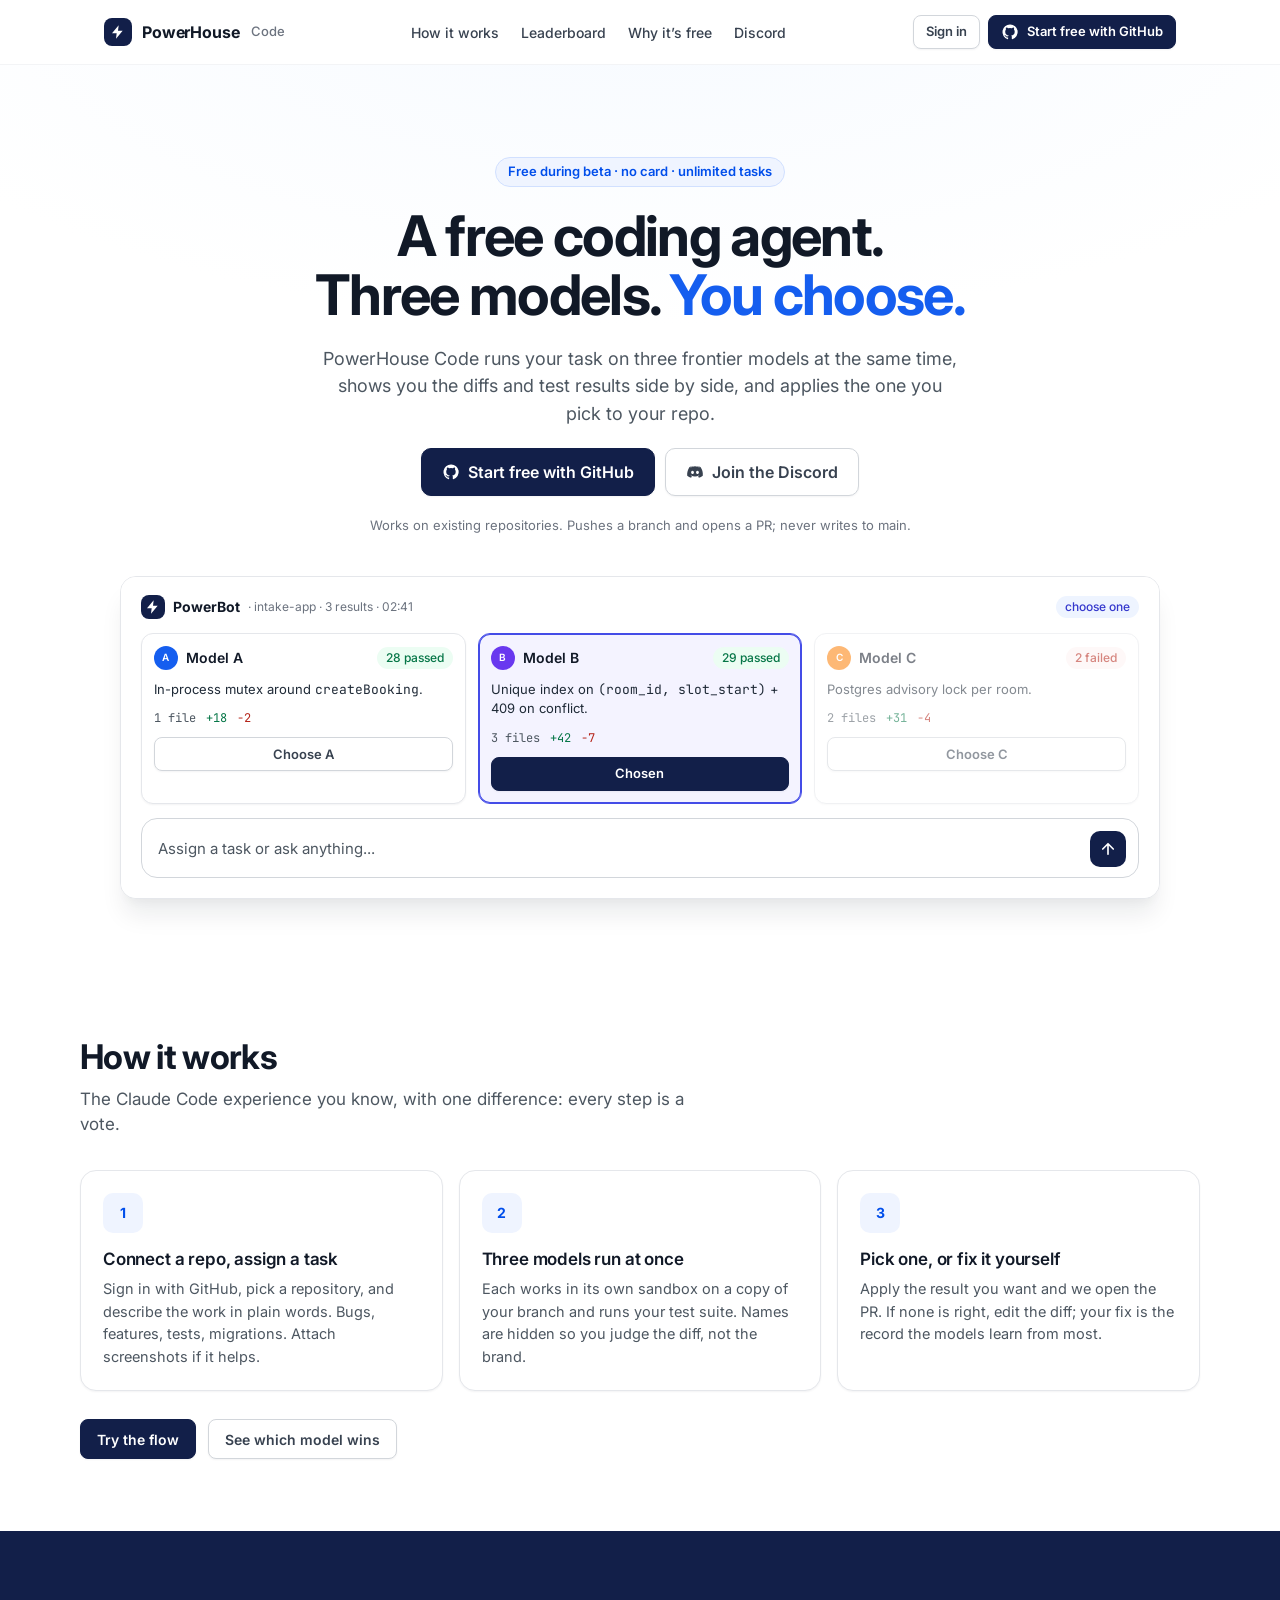
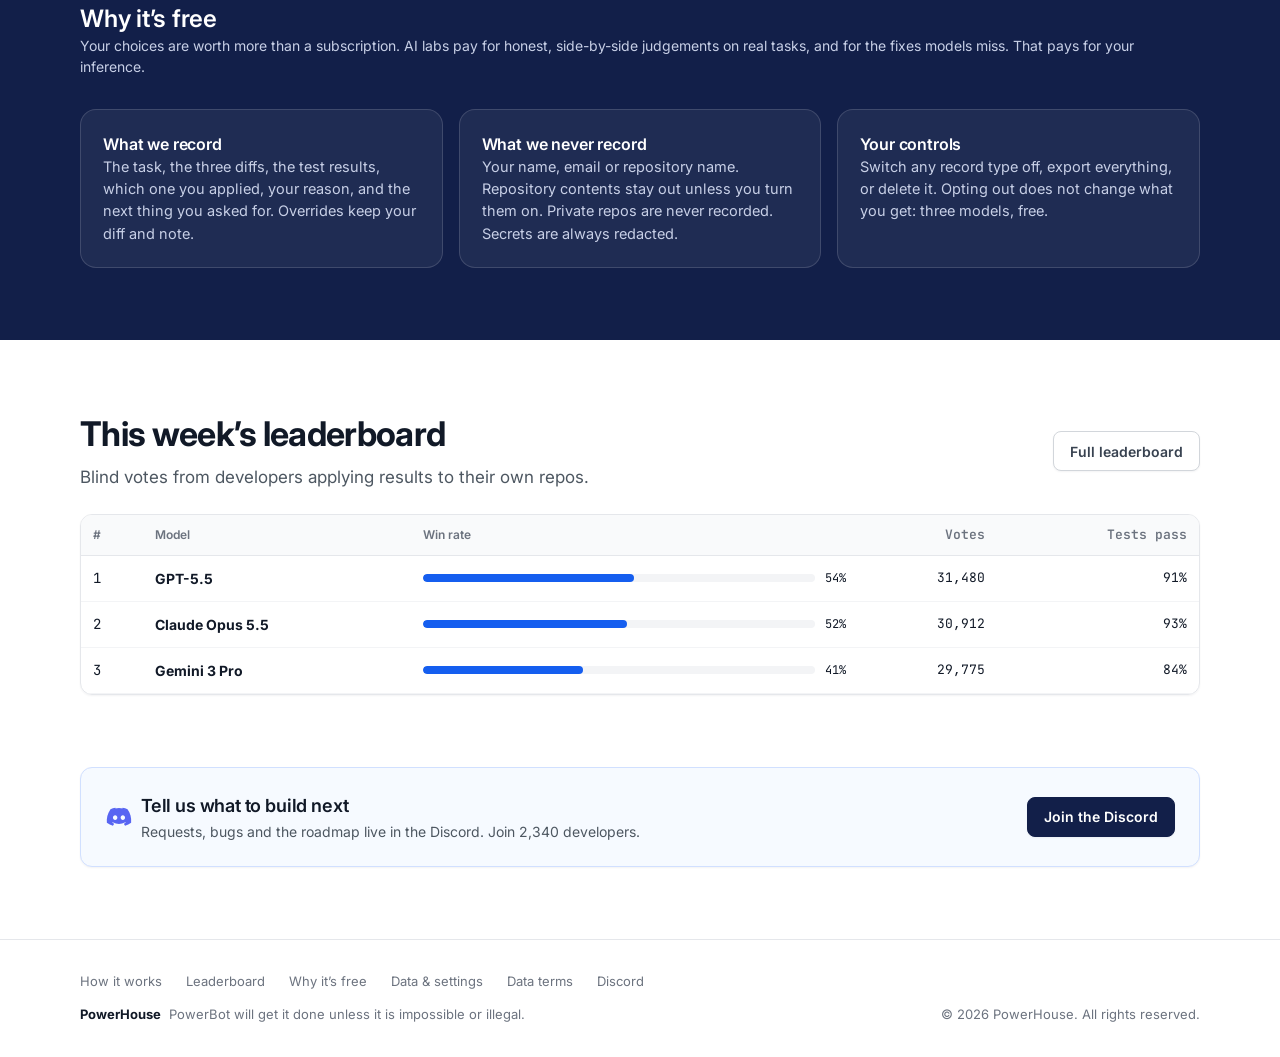
<file: code/index.html>
<!doctype html>
<html lang="en"><head><meta charset="utf-8"><meta name="viewport" content="width=device-width,initial-scale=1"><title>PowerHouse Code · A free coding agent. Three models. You choose.</title>
<meta name="description" content="PowerHouse Code runs your task on three frontier models at once, shows the diffs side by side, and applies the one you pick. Free, on your repos.">
<link rel="preconnect" href="https://fonts.googleapis.com"><link href="https://fonts.googleapis.com/css2?family=Inter:wght@400;500;600;700&family=JetBrains+Mono:wght@400;500&display=swap" rel="stylesheet"><link rel="stylesheet" href="ph.css"></head>
<body>
<svg width="0" height="0" style="position:absolute"><defs>
<symbol id="i-bolt" viewBox="0 0 24 24"><path fill="currentColor" d="M13 2 3 14h7l-1 8 10-12h-7z"/></symbol>
<symbol id="i-plus" viewBox="0 0 24 24"><path d="M12 5v14M5 12h14" stroke="currentColor" stroke-width="2" stroke-linecap="round" fill="none"/></symbol>
<symbol id="i-send" viewBox="0 0 24 24"><path d="M12 19V5M5 12l7-7 7 7" stroke="currentColor" stroke-width="2.2" stroke-linecap="round" stroke-linejoin="round" fill="none"/></symbol>
<symbol id="i-repo" viewBox="0 0 24 24"><path d="M4 4.5A2.5 2.5 0 0 1 6.5 2H20v16H6.5A2.5 2.5 0 0 0 4 20.5zM4 20.5V4.5M8 6h8" stroke="currentColor" stroke-width="1.8" stroke-linecap="round" fill="none"/></symbol>
<symbol id="i-layers" viewBox="0 0 24 24"><path d="m12 3 9 5-9 5-9-5zM3 13l9 5 9-5M3 17l9 5 9-5" stroke="currentColor" stroke-width="1.8" stroke-linecap="round" stroke-linejoin="round" fill="none"/></symbol>
<symbol id="i-discord" viewBox="0 0 24 24"><path fill="currentColor" d="M19.3 5.3A17 17 0 0 0 15.1 4l-.2.4a15 15 0 0 1 3.8 1.9 13 13 0 0 0-13.4 0A15 15 0 0 1 9.1 4.4L8.9 4a17 17 0 0 0-4.2 1.3C2 9.3 1.3 13.1 1.6 16.9a17 17 0 0 0 5.2 2.6l1.1-1.8a11 11 0 0 1-1.7-.8l.4-.3a12 12 0 0 0 10.8 0l.4.3-1.7.8 1.1 1.8a17 17 0 0 0 5.2-2.6c.4-4.4-.7-8.2-3.1-11.6zM8.7 14.6c-1 0-1.9-1-1.9-2.1s.8-2.1 1.9-2.1 1.9 1 1.9 2.1-.8 2.1-1.9 2.1zm6.6 0c-1 0-1.9-1-1.9-2.1s.8-2.1 1.9-2.1 1.9 1 1.9 2.1-.8 2.1-1.9 2.1z"/></symbol>
<symbol id="i-github" viewBox="0 0 24 24"><path fill="currentColor" d="M12 2a10 10 0 0 0-3.2 19.5c.5.1.7-.2.7-.5v-1.8c-2.8.6-3.4-1.2-3.4-1.2-.4-1.2-1.1-1.5-1.1-1.5-.9-.6.1-.6.1-.6 1 .1 1.5 1 1.5 1 .9 1.6 2.4 1.1 3 .9.1-.7.4-1.1.6-1.4-2.2-.2-4.6-1.1-4.6-4.9 0-1.1.4-2 1-2.7-.1-.3-.4-1.3.1-2.7 0 0 .8-.3 2.8 1a9.4 9.4 0 0 1 5 0c1.9-1.3 2.7-1 2.7-1 .5 1.4.2 2.4.1 2.7.6.7 1 1.6 1 2.7 0 3.8-2.3 4.7-4.6 4.9.4.3.7.9.7 1.9v2.8c0 .3.2.6.7.5A10 10 0 0 0 12 2z"/></symbol>
<symbol id="i-chev" viewBox="0 0 24 24"><path d="m6 9 6 6 6-6" stroke="currentColor" stroke-width="2" stroke-linecap="round" stroke-linejoin="round" fill="none"/></symbol>
</defs></svg>

<div class="nav-bar"><div class="nav-in">
  <a class="brand" href="index.html" style="padding:0"><span class="mark"><svg><use href="#i-bolt"/></svg></span>PowerHouse <span class="sub">Code</span></a>
  <div class="nav-links"><a href="#how">How it works</a><a href="leaderboard.html">Leaderboard</a><a href="#free">Why it’s free</a><a href="#" data-toast="Opens Discord">Discord</a></div>
  <div class="row"><a class="btn btn-sm" href="app.html">Sign in</a><a class="btn btn-sm btn-primary" href="app.html"><svg><use href="#i-github"/></svg>Start free with GitHub</a></div>
</div></div>

<section class="hero">
  <div class="hero-in">
    <span class="eyebrow">Free during beta · no card · unlimited tasks</span>
    <h1>A free coding agent.<br>Three models. <span class="em">You choose.</span></h1>
    <p class="sub">PowerHouse Code runs your task on three frontier models at the same time, shows you the diffs and test results side by side, and applies the one you pick to your repo.</p>
    <div class="ctas"><a class="btn btn-lg btn-primary" href="app.html"><svg><use href="#i-github"/></svg>Start free with GitHub</a><a class="btn btn-lg" href="#" data-toast="Opens Discord"><svg><use href="#i-discord"/></svg>Join the Discord</a></div>
    <span class="small muted-3">Works on existing repositories. Pushes a branch and opens a PR; never writes to main.</span>
  </div>
  <div class="shot">
    <div style="display:grid;grid-template-columns:1fr;padding:18px 20px 20px;gap:14px;background:#fff">
      <div class="row between"><span class="row"><span class="avatar avatar-sm bot"><svg width="12" height="12"><use href="#i-bolt"/></svg></span><b>PowerBot</b><span class="xs muted-3">· intake-app · 3 results · 02:41</span></span><span class="badge badge-indigo">choose one</span></div>
      <div class="runs">
        <div class="run"><div class="head"><span class="name"><span class="avatar avatar-sm a">A</span>Model A</span><span class="badge badge-green">28 passed</span></div><p class="small" style="color:var(--g800)">In-process mutex around <span class="mono">createBooking</span>.</p><div class="stat"><span>1 file</span><span class="add">+18</span><span class="del">−2</span></div><button class="btn btn-sm">Choose A</button></div>
        <div class="run is-chosen"><div class="head"><span class="name"><span class="avatar avatar-sm b">B</span>Model B</span><span class="badge badge-green">29 passed</span></div><p class="small" style="color:var(--g800)">Unique index on <span class="mono">(room_id, slot_start)</span> + 409 on conflict.</p><div class="stat"><span>3 files</span><span class="add">+42</span><span class="del">−7</span></div><button class="btn btn-sm btn-primary">Chosen</button></div>
        <div class="run is-out"><div class="head"><span class="name"><span class="avatar avatar-sm c">C</span>Model C</span><span class="badge badge-red">2 failed</span></div><p class="small" style="color:var(--g800)">Postgres advisory lock per room.</p><div class="stat"><span>2 files</span><span class="add">+31</span><span class="del">−4</span></div><button class="btn btn-sm">Choose C</button></div>
      </div>
      <div class="composer" style="box-shadow:none"><div class="row between"><span class="muted" style="font-size:15px;padding:4px">Assign a task or ask anything...</span><span class="send"><svg><use href="#i-send"/></svg></span></div></div>
    </div>
  </div>
</section>

<section class="section" id="how"><div class="section-in">
  <h2>How it works</h2><p class="lead">The Claude Code experience you know, with one difference: every step is a vote.</p>
  <div class="feat">
    <div><div class="i">1</div><h3>Connect a repo, assign a task</h3><p>Sign in with GitHub, pick a repository, and describe the work in plain words. Bugs, features, tests, migrations. Attach screenshots if it helps.</p></div>
    <div><div class="i">2</div><h3>Three models run at once</h3><p>Each works in its own sandbox on a copy of your branch and runs your test suite. Names are hidden so you judge the diff, not the brand.</p></div>
    <div><div class="i">3</div><h3>Pick one, or fix it yourself</h3><p>Apply the result you want and we open the PR. If none is right, edit the diff; your fix is the record the models learn from most.</p></div>
  </div>
  <div class="row wrap" style="margin-top:28px;gap:12px"><a class="btn btn-primary" href="app.html">Try the flow</a><a class="btn" href="leaderboard.html">See which model wins</a></div>
</div></section>

<section class="band" id="free"><div class="section-in">
  <h2>Why it’s free</h2><p class="lead">Your choices are worth more than a subscription. AI labs pay for honest, side-by-side judgements on real tasks, and for the fixes models miss. That pays for your inference.</p>
  <div class="feat">
    <div class="card"><h4>What we record</h4><p>The task, the three diffs, the test results, which one you applied, your reason, and the next thing you asked for. Overrides keep your diff and note.</p></div>
    <div class="card"><h4>What we never record</h4><p>Your name, email or repository name. Repository contents stay out unless you turn them on. Private repos are never recorded. Secrets are always redacted.</p></div>
    <div class="card"><h4>Your controls</h4><p>Switch any record type off, export everything, or delete it. Opting out does not change what you get: three models, free.</p></div>
  </div>
</div></section>

<section class="section"><div class="section-in">
  <div class="row between wrap"><div><h2>This week’s leaderboard</h2><p class="lead">Blind votes from developers applying results to their own repos.</p></div><a class="btn" href="leaderboard.html">Full leaderboard</a></div>
  <div class="table-wrap" style="margin-top:24px"><table class="table"><thead><tr><th>#</th><th>Model</th><th style="width:40%">Win rate</th><th class="num">Votes</th><th class="num">Tests pass</th></tr></thead><tbody>
    <tr><td class="mono">1</td><td><b>GPT-5.5</b></td><td><div class="bar-row"><div class="meter"><i style="width:54%;background:var(--p600)"></i></div><span class="mono xs">54%</span></div></td><td class="num">31,480</td><td class="num">91%</td></tr>
    <tr><td class="mono">2</td><td><b>Claude Opus 5.5</b></td><td><div class="bar-row"><div class="meter"><i style="width:52%;background:var(--p600)"></i></div><span class="mono xs">52%</span></div></td><td class="num">30,912</td><td class="num">93%</td></tr>
    <tr><td class="mono">3</td><td><b>Gemini 3 Pro</b></td><td><div class="bar-row"><div class="meter"><i style="width:41%;background:var(--p600)"></i></div><span class="mono xs">41%</span></div></td><td class="num">29,775</td><td class="num">84%</td></tr>
  </tbody></table></div>
</div></section>

<section class="section" style="padding-top:0"><div class="section-in">
  <div class="card" style="display:flex;align-items:center;justify-content:space-between;gap:16px;flex-wrap:wrap;padding:24px;background:var(--sky);border-color:#D1E0FF">
    <div class="row"><svg width="28" height="28" style="color:#5865F2"><use href="#i-discord"/></svg><div class="col" style="gap:2px"><h3>Tell us what to build next</h3><p class="muted">Requests, bugs and the roadmap live in the Discord. Join 2,340 developers.</p></div></div>
    <a class="btn btn-primary" href="#" data-toast="Opens Discord">Join the Discord</a>
  </div>
</div></section>

<footer class="foot"><div class="foot-in">
  <div class="row wrap" style="gap:8px 24px"><a href="#how">How it works</a><a href="leaderboard.html">Leaderboard</a><a href="#free">Why it’s free</a><a href="settings.html">Data &amp; settings</a><a href="#" data-toast="Opens the data terms">Data terms</a><a href="#" data-toast="Opens Discord">Discord</a></div>
  <div class="row between wrap"><span class="row"><b style="color:var(--g900)">PowerHouse</b><span>PowerBot will get it done unless it is impossible or illegal.</span></span><span>© 2026 PowerHouse. All rights reserved.</span></div>
</div></footer>
<script src="ph.js"></script>
</body></html>
</file>
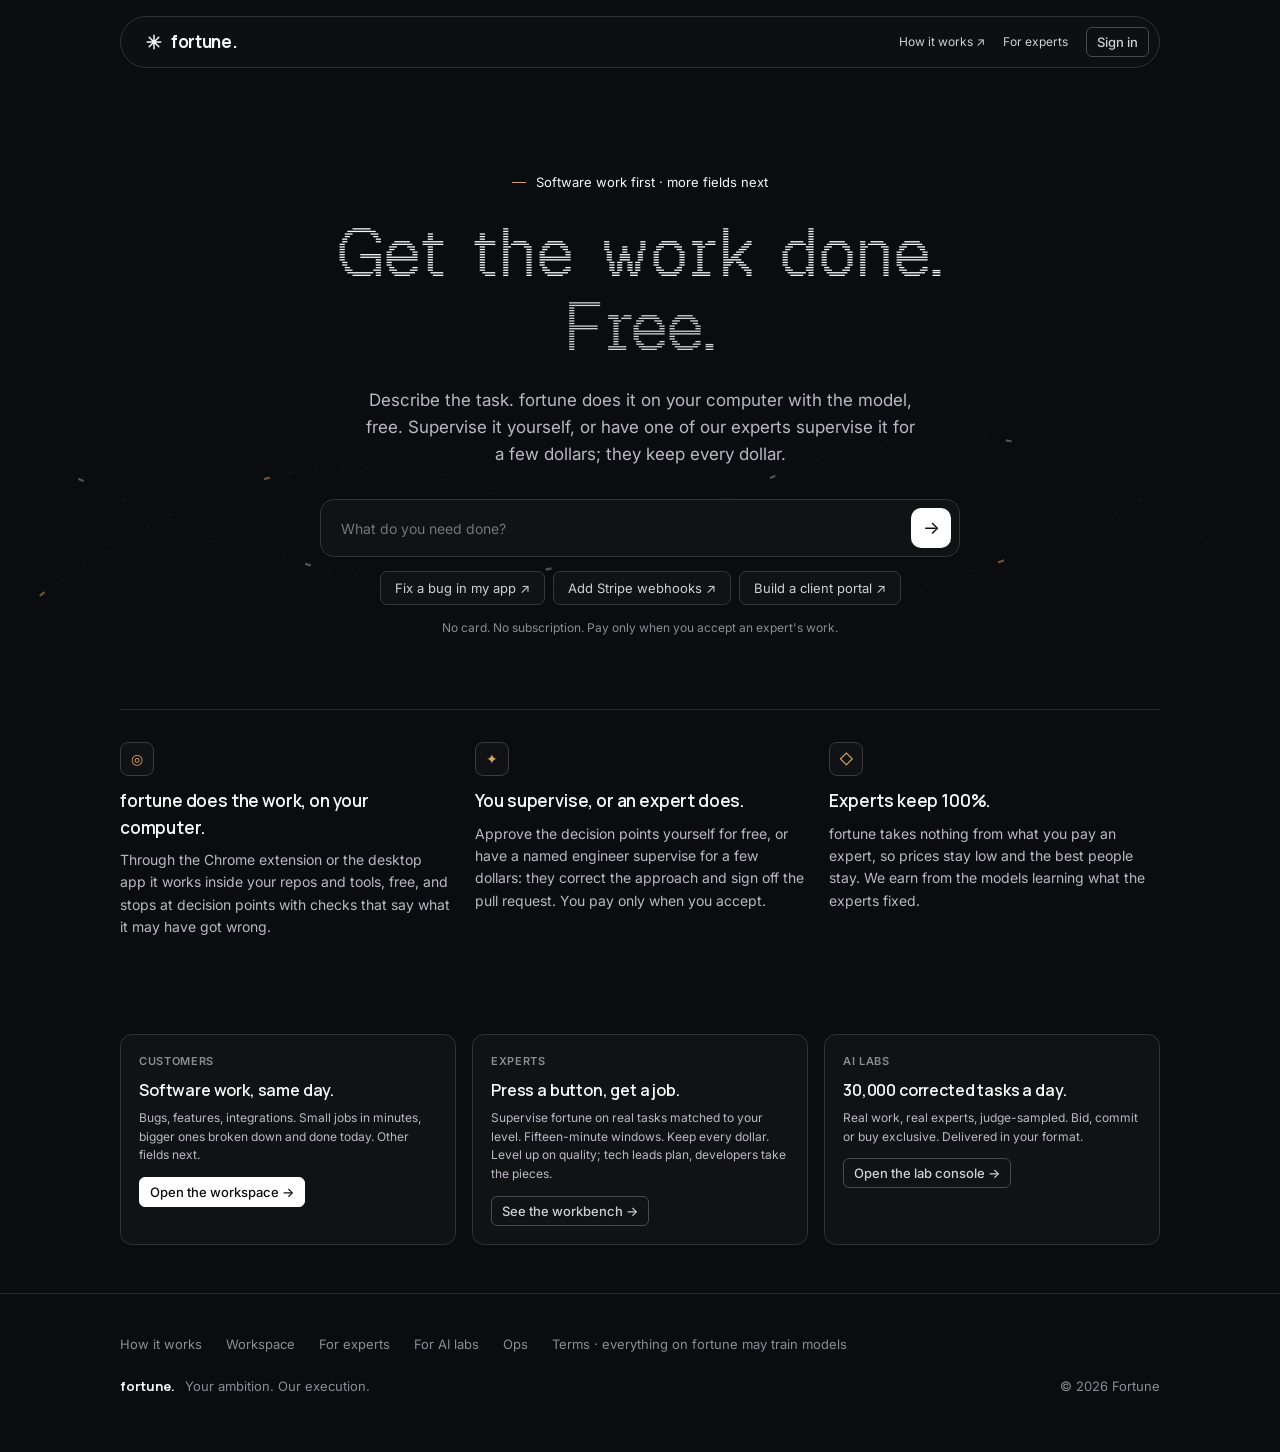
<file: v2/index.html>
<!doctype html>
<html lang="en"><head><meta charset="utf-8"><meta name="viewport" content="width=device-width,initial-scale=1"><title>fortune. · Get the work done. Free.</title>
<link rel="preconnect" href="https://fonts.googleapis.com"><link href="https://fonts.googleapis.com/css2?family=Inter:wght@400;500;600&family=JetBrains+Mono:wght@400;500&display=swap" rel="stylesheet"><link rel="stylesheet" href="fortune.css"></head>
<body class="lp">
  <div class="nav-bar"><div class="nav-in"><a class="brand" href="index.html"><svg class="spark" viewBox="0 0 24 24" fill="none" stroke="currentColor" stroke-width="2" stroke-linecap="round"><path d="M12 3v18M3 12h18M5.6 5.6l12.8 12.8M18.4 5.6 5.6 18.4"/></svg>fortune.</a><div class="row" style="gap:18px"><a href="#how" class="small" style="color:#D0D0D3">How it works ↗</a><a href="expert.html" class="small" style="color:#D0D0D3">For experts</a><a href="app.html" class="btn btn-sm">Sign in</a></div></div></div>
  <section class="hero">
    <div class="hero-in">
      <span class="eyebrow">Software work first · more fields next</span>
      <h1 class="pixel"><span>Get the work done.</span><span>Free.</span></h1>
      <p class="sub">Describe the task. fortune does it on your computer with the model, free. Supervise it yourself, or have one of our experts supervise it for a few dollars; they keep every dollar.</p>
      <div class="prompt"><div class="prompt-box"><input placeholder="What do you need done?" aria-label="What do you need done?"><a class="go" href="app.html" aria-label="Start" style="display:flex;align-items:center;justify-content:center">→</a></div><div class="chips"><button onclick="location.href='app.html'">Fix a bug in my app ↗</button><button onclick="location.href='app.html'">Add Stripe webhooks ↗</button><button onclick="location.href='app.html'">Build a client portal ↗</button></div><span class="small" style="color:#8B8C94">No card. No subscription. Pay only when you accept an expert's work.</span></div>
    </div>
    <div class="hero-art" aria-hidden="true"><svg viewBox="0 0 1000 300" focusable="false"><path class="pt" pathLength="100" d="M-120 235C110 70 240 70 460 180S820 240 1110 90"/><path class="pt" pathLength="100" d="M-80 115C200 250 370 250 570 145S910 35 1100 190"/><path class="ptr" pathLength="100" d="M-120 235C110 70 240 70 460 180S820 240 1110 90"/><path class="ptr two" pathLength="100" d="M-80 115C200 250 370 250 570 145S910 35 1100 190"/></svg></div>
  </section>
  <section class="section" id="how"><div class="wrap-in"><div class="feat">
    <div><div class="i">◎</div><h3>fortune does the work, on your computer.</h3><p>Through the Chrome extension or the desktop app it works inside your repos and tools, free, and stops at decision points with checks that say what it may have got wrong.</p></div>
    <div><div class="i">✦</div><h3>You supervise, or an expert does.</h3><p>Approve the decision points yourself for free, or have a named engineer supervise for a few dollars: they correct the approach and sign off the pull request. You pay only when you accept.</p></div>
    <div><div class="i">◇</div><h3>Experts keep 100%.</h3><p>fortune takes nothing from what you pay an expert, so prices stay low and the best people stay. We earn from the models learning what the experts fixed.</p></div>
  </div></div></section>
  <section class="section"><div class="wrap-in" style="display:grid;grid-template-columns:repeat(auto-fit,minmax(280px,1fr));gap:16px">
    <div class="dcard"><div class="label" style="color:#8B8C94">Customers</div><h3 style="margin:8px 0 6px;font-family:var(--display)">Software work, same day.</h3><p class="small" style="color:#BCB7C3">Bugs, features, integrations. Small jobs in minutes, bigger ones broken down and done today. Other fields next.</p><a class="btn btn-white btn-sm" style="margin-top:12px" href="app.html">Open the workspace →</a></div>
    <div class="dcard"><div class="label" style="color:#8B8C94">Experts</div><h3 style="margin:8px 0 6px;font-family:var(--display)">Press a button, get a job.</h3><p class="small" style="color:#BCB7C3">Supervise fortune on real tasks matched to your level. Fifteen-minute windows. Keep every dollar. Level up on quality; tech leads plan, developers take the pieces.</p><a class="btn btn-sm" style="margin-top:12px" href="expert.html">See the workbench →</a></div>
    <div class="dcard"><div class="label" style="color:#8B8C94">AI labs</div><h3 style="margin:8px 0 6px;font-family:var(--display)">30,000 corrected tasks a day.</h3><p class="small" style="color:#BCB7C3">Real work, real experts, judge-sampled. Bid, commit or buy exclusive. Delivered in your format.</p><a class="btn btn-sm" style="margin-top:12px" href="lab.html">Open the lab console →</a></div>
  </div></section>
  <footer class="foot"><div class="foot-in"><div class="row wrap" style="gap:8px 24px"><a href="#how">How it works</a><a href="app.html">Workspace</a><a href="expert.html">For experts</a><a href="lab.html">For AI labs</a><a href="ops.html">Ops</a><a href="#">Terms · everything on fortune may train models</a></div><div class="row between wrap"><span class="row" style="gap:10px"><span style="font-family:var(--display);font-weight:700;color:#F7F7F8">fortune.</span><span>Your ambition. Our execution.</span></span><span>© 2026 Fortune</span></div></div></footer>
</body></html>
</file>
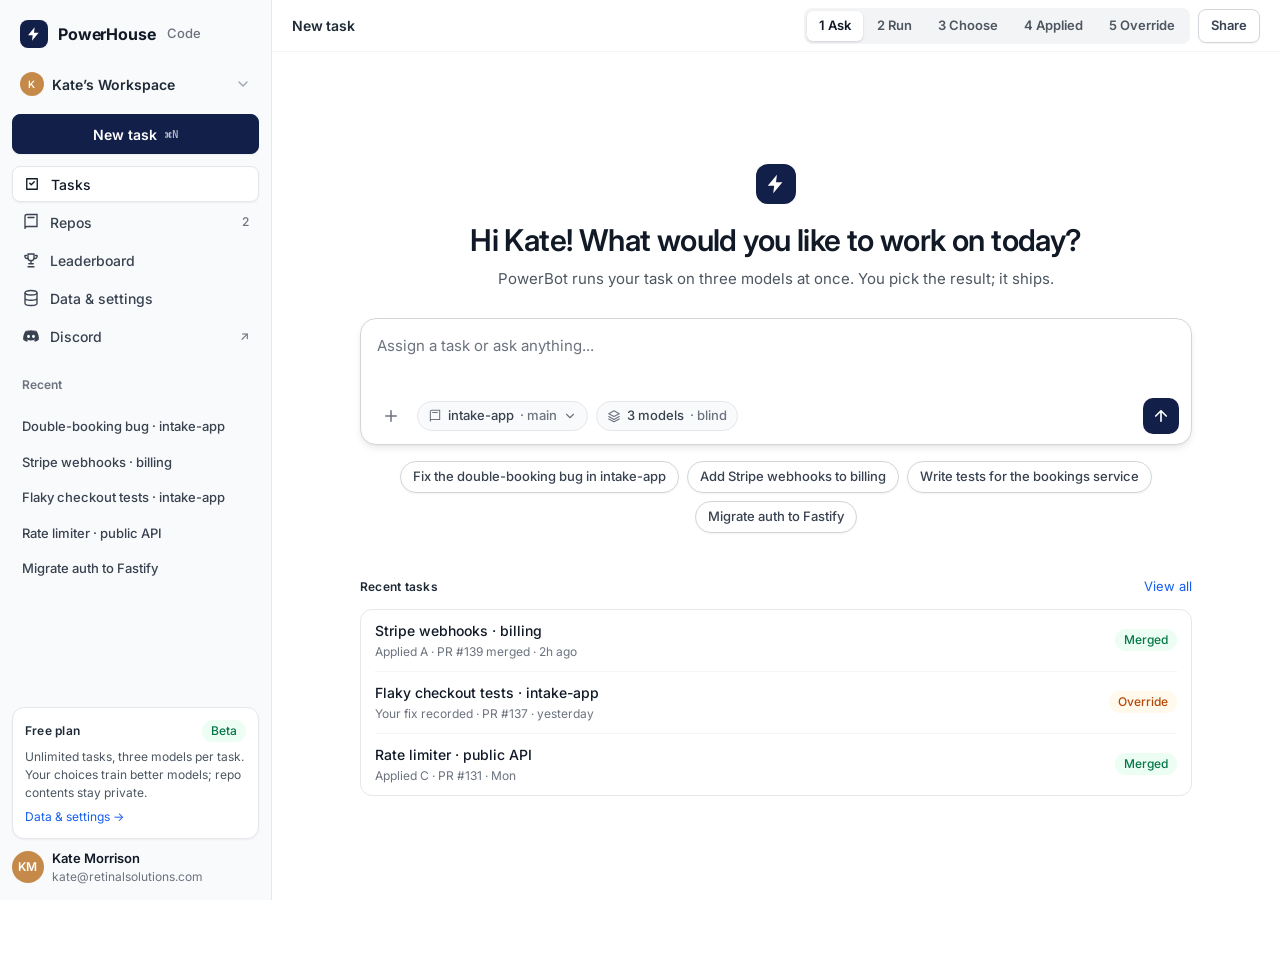
<file: code/app.html>
<!doctype html>
<html lang="en"><head><meta charset="utf-8"><meta name="viewport" content="width=device-width,initial-scale=1"><title>PowerHouse Code · Kate’s Workspace</title>
<link rel="preconnect" href="https://fonts.googleapis.com"><link href="https://fonts.googleapis.com/css2?family=Inter:wght@400;500;600;700&family=JetBrains+Mono:wght@400;500&display=swap" rel="stylesheet"><link rel="stylesheet" href="ph.css"></head>
<body>
<svg width="0" height="0" style="position:absolute"><defs>
<symbol id="i-bolt" viewBox="0 0 24 24"><path fill="currentColor" d="M13 2 3 14h7l-1 8 10-12h-7z"/></symbol>
<symbol id="i-plus" viewBox="0 0 24 24"><path d="M12 5v14M5 12h14" stroke="currentColor" stroke-width="2" stroke-linecap="round" fill="none"/></symbol>
<symbol id="i-send" viewBox="0 0 24 24"><path d="M12 19V5M5 12l7-7 7 7" stroke="currentColor" stroke-width="2.2" stroke-linecap="round" stroke-linejoin="round" fill="none"/></symbol>
<symbol id="i-repo" viewBox="0 0 24 24"><path d="M4 4.5A2.5 2.5 0 0 1 6.5 2H20v16H6.5A2.5 2.5 0 0 0 4 20.5zM4 20.5V4.5M8 6h8" stroke="currentColor" stroke-width="1.8" stroke-linecap="round" fill="none"/></symbol>
<symbol id="i-layers" viewBox="0 0 24 24"><path d="m12 3 9 5-9 5-9-5zM3 13l9 5 9-5M3 17l9 5 9-5" stroke="currentColor" stroke-width="1.8" stroke-linecap="round" stroke-linejoin="round" fill="none"/></symbol>
<symbol id="i-task" viewBox="0 0 24 24"><path d="M9 11l2 2 4-4M5 5h14v14H5z" stroke="currentColor" stroke-width="1.8" stroke-linecap="round" stroke-linejoin="round" fill="none"/></symbol>
<symbol id="i-trophy" viewBox="0 0 24 24"><path d="M8 4h8v5a4 4 0 0 1-8 0zM6 6H4a3 3 0 0 0 3 4M18 6h2a3 3 0 0 1-3 4M12 13v4M8 21h8M9 17h6" stroke="currentColor" stroke-width="1.8" stroke-linecap="round" stroke-linejoin="round" fill="none"/></symbol>
<symbol id="i-gear" viewBox="0 0 24 24"><circle cx="12" cy="12" r="3" stroke="currentColor" stroke-width="1.8" fill="none"/><path d="M19.4 15a1.7 1.7 0 0 0 .3 1.8l.1.1a2 2 0 1 1-2.8 2.8l-.1-.1a1.7 1.7 0 0 0-1.8-.3 1.7 1.7 0 0 0-1 1.5V21a2 2 0 1 1-4 0v-.1a1.7 1.7 0 0 0-1.1-1.5 1.7 1.7 0 0 0-1.8.3l-.1.1a2 2 0 1 1-2.8-2.8l.1-.1a1.7 1.7 0 0 0 .3-1.8 1.7 1.7 0 0 0-1.5-1H3a2 2 0 1 1 0-4h.1a1.7 1.7 0 0 0 1.5-1.1 1.7 1.7 0 0 0-.3-1.8l-.1-.1a2 2 0 1 1 2.8-2.8l.1.1a1.7 1.7 0 0 0 1.8.3H9a1.7 1.7 0 0 0 1-1.5V3a2 2 0 1 1 4 0v.1a1.7 1.7 0 0 0 1 1.5 1.7 1.7 0 0 0 1.8-.3l.1-.1a2 2 0 1 1 2.8 2.8l-.1.1a1.7 1.7 0 0 0-.3 1.8V9a1.7 1.7 0 0 0 1.5 1H21a2 2 0 1 1 0 4h-.1a1.7 1.7 0 0 0-1.5 1z" stroke="currentColor" stroke-width="1.6" fill="none"/></symbol>
<symbol id="i-discord" viewBox="0 0 24 24"><path fill="currentColor" d="M19.3 5.3A17 17 0 0 0 15.1 4l-.2.4a15 15 0 0 1 3.8 1.9 13 13 0 0 0-13.4 0A15 15 0 0 1 9.1 4.4L8.9 4a17 17 0 0 0-4.2 1.3C2 9.3 1.3 13.1 1.6 16.9a17 17 0 0 0 5.2 2.6l1.1-1.8a11 11 0 0 1-1.7-.8l.4-.3a12 12 0 0 0 10.8 0l.4.3-1.7.8 1.1 1.8a17 17 0 0 0 5.2-2.6c.4-4.4-.7-8.2-3.1-11.6zM8.7 14.6c-1 0-1.9-1-1.9-2.1s.8-2.1 1.9-2.1 1.9 1 1.9 2.1-.8 2.1-1.9 2.1zm6.6 0c-1 0-1.9-1-1.9-2.1s.8-2.1 1.9-2.1 1.9 1 1.9 2.1-.8 2.1-1.9 2.1z"/></symbol>
<symbol id="i-check" viewBox="0 0 24 24"><path d="m5 12 5 5L20 7" stroke="currentColor" stroke-width="2.2" stroke-linecap="round" stroke-linejoin="round" fill="none"/></symbol>
<symbol id="i-db" viewBox="0 0 24 24"><ellipse cx="12" cy="5" rx="8" ry="3" stroke="currentColor" stroke-width="1.8" fill="none"/><path d="M4 5v14c0 1.7 3.6 3 8 3s8-1.3 8-3V5M4 12c0 1.7 3.6 3 8 3s8-1.3 8-3" stroke="currentColor" stroke-width="1.8" fill="none"/></symbol>
<symbol id="i-chev" viewBox="0 0 24 24"><path d="m6 9 6 6 6-6" stroke="currentColor" stroke-width="2" stroke-linecap="round" stroke-linejoin="round" fill="none"/></symbol>
<symbol id="i-eye" viewBox="0 0 24 24"><path d="M2 12s3.5-7 10-7 10 7 10 7-3.5 7-10 7S2 12 2 12z" stroke="currentColor" stroke-width="1.8" fill="none"/><circle cx="12" cy="12" r="3" stroke="currentColor" stroke-width="1.8" fill="none"/></symbol>
</defs></svg>

<div class="shell" data-panel-scenes="s3,s5">
  <aside class="side">
    <a class="brand" href="index.html"><span class="mark"><svg><use href="#i-bolt"/></svg></span>PowerHouse <span class="sub">Code</span></a>
    <div class="ws"><span class="avatar avatar-sm kate">K</span>Kate’s Workspace<svg class="chev" width="16" height="16"><use href="#i-chev"/></svg></div>
    <button class="btn btn-primary btn-block" data-go="t:s1">New task <span class="k">⌘N</span></button>
    <nav class="nav" aria-label="Main">
      <a href="app.html" aria-current="page"><svg><use href="#i-task"/></svg>Tasks</a>
      <a href="settings.html#repos"><svg><use href="#i-repo"/></svg>Repos <span class="cnt">2</span></a>
      <a href="leaderboard.html"><svg><use href="#i-trophy"/></svg>Leaderboard</a>
      <a href="settings.html"><svg><use href="#i-db"/></svg>Data &amp; settings</a>
      <a href="#" data-toast="Opens the PowerHouse Discord"><svg><use href="#i-discord"/></svg>Discord <span class="cnt">↗</span></a>
    </nav>
    <div class="nav-sec">Recent</div>
    <nav class="nav recent" aria-label="Recent tasks">
      <a href="#" data-go="t:s3">Double-booking bug · intake-app</a>
      <a href="#" data-toast="Opens task">Stripe webhooks · billing</a>
      <a href="#" data-toast="Opens task">Flaky checkout tests · intake-app</a>
      <a href="#" data-toast="Opens task">Rate limiter · public API</a>
      <a href="#" data-toast="Opens task">Migrate auth to Fastify</a>
    </nav>
    <div class="side-foot">
      <div class="card card-tight col" style="gap:6px"><span class="row between"><span class="label" style="color:var(--g800)">Free plan</span><span class="badge badge-green">Beta</span></span><span class="xs muted">Unlimited tasks, three models per task. Your choices train better models; repo contents stay private.</span><a class="btn-link xs" href="settings.html">Data &amp; settings →</a></div>
      <div class="row"><span class="avatar kate">KM</span><div class="col" style="gap:0"><span class="small" style="font-weight:600">Kate Morrison</span><span class="xs muted-3">kate@retinalsolutions.com</span></div></div>
    </div>
  </aside>

  <main class="main">
    <div class="topbar">
      <div class="row">
        <h4 data-group="t" data-scene="s1">New task</h4>
        <h4 data-group="t" data-scene="s2" hidden>Double-booking bug · intake-app</h4>
        <h4 data-group="t" data-scene="s3" hidden>Double-booking bug · intake-app</h4>
        <h4 data-group="t" data-scene="s4" hidden>Double-booking bug · intake-app</h4>
        <h4 data-group="t" data-scene="s5" hidden>Double-booking bug · intake-app</h4>
        <h4 data-group="t" data-scene="s6" hidden>Double-booking bug · intake-app</h4>
        <span class="badge badge-blue" data-group="t" data-scene="s2" hidden><span class="spin" style="width:10px;height:10px;border-width:1.5px"></span>Running · 3 models</span>
        <span class="badge badge-indigo" data-group="t" data-scene="s3" hidden>3 results · choose one</span>
        <span class="badge badge-green" data-group="t" data-scene="s4" hidden>Applied · PR #142</span>
        <span class="badge badge-amber" data-group="t" data-scene="s5" hidden>Your fix · editing</span>
        <span class="badge badge-green" data-group="t" data-scene="s6" hidden>Override recorded · PR #142</span>
      </div>
      <div class="row">
        <div class="seg" role="tablist" aria-label="Demo steps"><button data-scene-tab="s1" data-group="t" data-go="t:s1" aria-selected="true">1 Ask</button><button data-scene-tab="s2" data-group="t" data-go="t:s2">2 Run</button><button data-scene-tab="s3" data-group="t" data-go="t:s3">3 Choose</button><button data-scene-tab="s4" data-group="t" data-go="t:s4">4 Applied</button><button data-scene-tab="s5" data-group="t" data-go="t:s5">5 Override</button></div>
        <button class="btn btn-sm" data-toast="Share link copied">Share</button>
      </div>
    </div>

    <div class="page">
      <!-- s1 · ask (claude.ai home) -->
      <section data-group="t" data-scene="s1" data-scene-init="s1">
        <div class="hello"><span class="spark"><svg><use href="#i-bolt"/></svg></span><h1>Hi Kate! What would you like to work on today?</h1><p>PowerBot runs your task on three models at once. You pick the result; it ships.</p></div>
        <div class="composer">
          <textarea placeholder="Assign a task or ask anything..." aria-label="Task"></textarea>
          <div class="bar">
            <div class="row wrap">
              <button class="icon-btn" title="Attach" data-toast="Attach files or screenshots"><svg><use href="#i-plus"/></svg></button>
              <button class="ctx" data-toast="Switch repository"><svg><use href="#i-repo"/></svg>intake-app <span class="muted-3">· main</span><svg><use href="#i-chev"/></svg></button>
              <button class="ctx" data-toast="Three frontier models run in parallel; names hidden until you choose"><svg><use href="#i-layers"/></svg>3 models <span class="muted-3">· blind</span></button>
            </div>
            <button class="send" data-go="t:s2" aria-label="Send"><svg><use href="#i-send"/></svg></button>
          </div>
        </div>
        <div class="sugg">
          <button class="chip" data-go="t:s2">Fix the double-booking bug in intake-app</button>
          <button class="chip" data-go="t:s2">Add Stripe webhooks to billing</button>
          <button class="chip" data-go="t:s2">Write tests for the bookings service</button>
          <button class="chip" data-go="t:s2">Migrate auth to Fastify</button>
        </div>
        <div class="stack-3" style="margin-top:44px">
          <div class="row between"><span class="label" style="color:var(--g800)">Recent tasks</span><a class="btn-link small" href="#" data-toast="All tasks">View all</a></div>
          <div class="card card-flat" style="padding:0">
            <div class="list" style="padding:0 14px">
              <div class="row between"><div class="col" style="gap:2px"><span style="font-weight:500">Stripe webhooks · billing</span><span class="xs muted-3">Applied A · PR #139 merged · 2h ago</span></div><span class="badge badge-green">Merged</span></div>
              <div class="row between"><div class="col" style="gap:2px"><span style="font-weight:500">Flaky checkout tests · intake-app</span><span class="xs muted-3">Your fix recorded · PR #137 · yesterday</span></div><span class="badge badge-amber">Override</span></div>
              <div class="row between"><div class="col" style="gap:2px"><span style="font-weight:500">Rate limiter · public API</span><span class="xs muted-3">Applied C · PR #131 · Mon</span></div><span class="badge badge-green">Merged</span></div>
            </div>
          </div>
        </div>
      </section>

      <!-- s2 · running three models -->
      <section data-group="t" data-scene="s2" hidden data-after="t:s3" data-delay="5200">
        <div class="thread">
          <div class="msg user"><div class="bubble">Fix the double-booking bug in intake-app: two clients can book the same slot. Tests must pass.</div></div>
          <div class="msg"><span class="avatar bot"><svg><use href="#i-bolt"/></svg></span><div class="body"><div class="who">PowerBot · intake-app · running three models in parallel · <span class="mono" data-elapsed="0">00:00</span></div>
            <p>I’m running your task three ways at once. You’ll pick the result to apply. Model names stay hidden until you choose, so the vote is fair.</p>
            <div class="runs">
              <div class="run"><div class="head"><span class="name"><span class="avatar avatar-sm a">A</span>Model A</span><span class="spin"></span></div><div class="mini" data-stream data-step="900"><span class="st"><span class="ok">✓</span>Read services/bookings · 6 files</span><span class="st"><span class="ok">✓</span>Ran suite · 27 passed</span><span class="st"><span class="ok">✓</span>Wrote a failing test for concurrent bookings</span><span class="st"><span class="dim">…</span>Drafting fix in create.ts</span></div></div>
              <div class="run"><div class="head"><span class="name"><span class="avatar avatar-sm b">B</span>Model B</span><span class="spin"></span></div><div class="mini" data-stream data-step="800" data-start="300"><span class="st"><span class="ok">✓</span>Read services/bookings · schema.sql</span><span class="st"><span class="ok">✓</span>Ran suite · 27 passed</span><span class="st"><span class="ok">✓</span>Reproduced · countBookings → 2</span><span class="st"><span class="dim">…</span>Writing a migration</span></div></div>
              <div class="run"><div class="head"><span class="name"><span class="avatar avatar-sm c">C</span>Model C</span><span class="spin"></span></div><div class="mini" data-stream data-step="1000" data-start="600"><span class="st"><span class="ok">✓</span>Read services/bookings</span><span class="st"><span class="ok">✓</span>Ran suite · 27 passed</span><span class="st"><span class="dim">…</span>Trying a Postgres advisory lock</span></div></div>
            </div>
            <p class="xs muted-3">Each run works in its own sandbox on a copy of <span class="mono">main</span>. Nothing touches your branch until you apply a result.</p>
          </div></div>
        </div>
      </section>

      <!-- s3 · choose -->
      <section data-group="t" data-scene="s3" hidden>
        <div class="thread">
          <div class="msg user"><div class="bubble">Fix the double-booking bug in intake-app: two clients can book the same slot. Tests must pass.</div></div>
          <div class="msg"><span class="avatar bot"><svg><use href="#i-bolt"/></svg></span><div class="body"><div class="who">PowerBot · 3 results · 02:41</div>
            <p>Three results are ready. The suite ran on each. Pick the one to apply, or fix it yourself if none is right.</p>
            <div class="runs">
              <div class="run" data-cand="A"><div class="head"><span class="name"><span class="avatar avatar-sm a">A</span>Model A</span><span class="badge badge-green">28 passed</span></div>
                <p class="small" style="font-size:13.5px;color:var(--g800)">In-process mutex around <span class="mono">createBooking</span>; keeps the new concurrency test.</p>
                <div class="stat"><span>1 file</span><span class="add">+18</span><span class="del">−2</span></div>
                <div class="mini"><span><span class="bad">!</span>Protects one server instance only; prod runs two.</span></div>
                <div class="row" style="margin-top:auto"><button class="btn btn-sm" data-choose="A">Choose A</button><button class="btn btn-sm btn-ghost" data-panel="A"><svg><use href="#i-eye"/></svg>Diff</button></div></div>
              <div class="run" data-cand="B"><div class="head"><span class="name"><span class="avatar avatar-sm b">B</span>Model B</span><span class="badge badge-green">29 passed</span></div>
                <p class="small" style="font-size:13.5px;color:var(--g800)">Unique index on <span class="mono">(room_id, slot_start)</span> with a 409 on conflict; migration included.</p>
                <div class="stat"><span>3 files</span><span class="add">+42</span><span class="del">−7</span></div>
                <div class="mini"><span><span class="ok">✓</span>Holds across multiple instances; data layer enforces it.</span></div>
                <div class="row" style="margin-top:auto"><button class="btn btn-sm" data-choose="B">Choose B</button><button class="btn btn-sm btn-ghost" data-panel="B"><svg><use href="#i-eye"/></svg>Diff</button></div></div>
              <div class="run" data-cand="C"><div class="head"><span class="name"><span class="avatar avatar-sm c">C</span>Model C</span><span class="badge badge-red">2 failed</span></div>
                <p class="small" style="font-size:13.5px;color:var(--g800)">Postgres advisory lock per room inside the transaction.</p>
                <div class="stat"><span>2 files</span><span class="add">+31</span><span class="del">−4</span></div>
                <div class="mini"><span><span class="bad">✕</span>Two existing tests fail: lock not released on error.</span></div>
                <div class="row" style="margin-top:auto"><button class="btn btn-sm" data-choose="C">Choose C</button><button class="btn btn-sm btn-ghost" data-panel="C"><svg><use href="#i-eye"/></svg>Diff</button></div></div>
            </div>
            <div class="card col" data-why hidden style="gap:10px;border-color:var(--i100);background:var(--i50)">
              <div class="row between"><b>Why <span class="cl">B</span>? <span class="muted" style="font-weight:400">optional, helps the next run</span></b></div>
              <div class="why"><button class="chip" data-toggle>Correct</button><button class="chip" data-toggle>Cleaner</button><button class="chip" data-toggle>Faster</button><button class="chip" data-toggle>Matches our style</button><button class="chip" data-toggle>Safer in production</button><button class="chip" data-toggle>Better tests</button></div>
              <input class="input" placeholder="Anything else? e.g. B is the only one that survives two servers">
            </div>
            <div class="row wrap">
              <button class="btn btn-primary" data-apply="s4" data-group="t" disabled>Apply <span class="cl">…</span> to intake-app</button>
              <button class="btn" data-go="t:s5">None of these · I’ll fix it</button>
              <span class="xs muted-3" style="margin-left:4px">Hand to an expert · coming soon</span>
            </div>
            <div class="record"><svg><use href="#i-db"/></svg><span>Your choice and reason are saved as a preference record. Diffs and the task are stored; repository contents are not. <a class="btn-link" href="settings.html">Data &amp; settings</a></span></div>
          </div></div>
        </div>
      </section>

      <!-- s4 · applied + reveal + next prompt -->
      <section data-group="t" data-scene="s4" hidden>
        <div class="thread">
          <div class="msg user"><div class="bubble">Apply <span class="cl-final">B</span> · <span class="why-final">safer in production</span></div></div>
          <div class="msg"><span class="avatar bot"><svg><use href="#i-bolt"/></svg></span><div class="body"><div class="who">PowerBot · applied · 00:12</div>
            <p>Applied <b><span class="cl-final">B</span></b>. Branch <span class="mono">powerbot/fix-double-booking</span> pushed and PR #142 opened on intake-app. 29 tests passing.</p>
            <div class="reveal">
              <div><span class="avatar avatar-sm a">A</span><span class="nm">Claude Opus 5.5</span><span class="badge tag">not chosen</span></div>
              <div><span class="avatar avatar-sm b">B</span><span class="nm">GPT-5.5</span><span class="badge badge-indigo tag">chosen</span></div>
              <div><span class="avatar avatar-sm c">C</span><span class="nm">Gemini 3 Pro</span><span class="badge badge-red tag">2 tests failed</span></div>
            </div>
            <div class="record"><svg><use href="#i-check"/></svg><span>Preference record saved · <span class="mono">pr-20931</span> · <span class="cl-final">B</span> over the others · reason: <span class="why-final">safer in production</span>. Thanks, this trains the next model.</span></div>
            <div class="row wrap"><a class="btn btn-sm" href="#" data-toast="Opens PR #142 on GitHub">Open PR #142</a><button class="btn btn-sm btn-ghost" data-go="t:s3">Compare again</button></div>
            <p class="small muted" style="margin-top:4px">What’s still missing? Tell me and I’ll run the next step the same way.</p>
          </div></div>
        </div>
        <div class="composer-dock"><div class="composer">
          <textarea placeholder="What should change next? e.g. return a message the client can show on 409" aria-label="Next step"></textarea>
          <div class="bar"><div class="row wrap"><button class="icon-btn" data-toast="Attach"><svg><use href="#i-plus"/></svg></button><button class="ctx"><svg><use href="#i-repo"/></svg>intake-app <span class="muted-3">· powerbot/fix-double-booking</span></button><button class="ctx"><svg><use href="#i-layers"/></svg>3 models <span class="muted-3">· blind</span></button></div><button class="send" data-go="t:s2" data-toast="Next step started on the same branch" aria-label="Send"><svg><use href="#i-send"/></svg></button></div>
        </div><div class="sugg" style="margin-top:10px"><button class="chip" data-go="t:s2">Return a client-safe message on 409</button><button class="chip" data-go="t:s2">Backfill the duplicate rows</button><button class="chip" data-go="t:s2">Add a load test for two instances</button></div></div>
      </section>

      <!-- s5 · override (none of these) -->
      <section data-group="t" data-scene="s5" hidden>
        <div class="thread">
          <div class="msg user"><div class="bubble">None of these. I’ll fix it.</div></div>
          <div class="msg"><span class="avatar bot"><svg><use href="#i-bolt"/></svg></span><div class="body"><div class="who">PowerBot · your fix · started from B</div>
            <p>Edit the diff on the right, or in your editor on the branch <span class="mono">powerbot/fix-double-booking</span>. I’ll record what you changed as the fix all three models missed.</p>
            <div class="card col" style="gap:10px">
              <div class="row between"><b>What was wrong with all three?</b><span class="xs muted-3">optional</span></div>
              <div class="why"><button class="chip" data-toggle aria-pressed="true">Missed a constraint</button><button class="chip" data-toggle>Wrong approach</button><button class="chip" data-toggle>Broke existing behaviour</button><button class="chip" data-toggle>Too much code</button><button class="chip" data-toggle>Wrong files</button></div>
              <input class="input" value="B is right but the index must be partial: cancelled bookings share the slot." aria-label="Note">
            </div>
            <div class="row wrap"><button class="btn btn-primary" data-go="t:s6" data-toast="Override recorded · PR #142 updated">Record my fix · push to PR</button><button class="btn btn-ghost" data-go="t:s3">Back to results</button></div>
            <div class="record"><svg><use href="#i-db"/></svg><span>Overrides are the most valuable record you can give: a task every model failed, with the human fix. Stored as a diff plus your note.</span></div>
          </div></div>
        </div>
      </section>

      <!-- s6 · override recorded -->
      <section data-group="t" data-scene="s6" hidden>
        <div class="thread">
          <div class="msg user"><div class="bubble">Record my fix · partial unique index, cancelled bookings excluded</div></div>
          <div class="msg"><span class="avatar bot"><svg><use href="#i-bolt"/></svg></span><div class="body"><div class="who">PowerBot · override recorded · 00:09</div>
            <p>Recorded. PR #142 now carries your fix: a partial unique index <span class="mono">WHERE status &lt;&gt; 'cancelled'</span>. 30 tests passing, including the one you added.</p>
            <div class="reveal">
              <div><span class="avatar avatar-sm a">A</span><span class="nm">Claude Opus 5.5</span><span class="badge tag">missed it</span></div>
              <div><span class="avatar avatar-sm b">B</span><span class="nm">GPT-5.5</span><span class="badge badge-amber tag">closest</span></div>
              <div><span class="avatar avatar-sm c">C</span><span class="nm">Gemini 3 Pro</span><span class="badge badge-red tag">2 tests failed</span></div>
            </div>
            <div class="record"><svg><use href="#i-check"/></svg><span>Override record saved · <span class="mono">ov-4412</span> · task, three attempts, your diff and note. Thank you, Kate.</span></div>
            <div class="row wrap"><a class="btn btn-sm" href="#" data-toast="Opens PR #142 on GitHub">Open PR #142</a><button class="btn btn-sm btn-ghost" data-go="t:s1">New task</button></div>
          </div></div>
        </div>
      </section>
    </div>
  </main>

  <!-- right panel · diff viewer (shown on s3 and s5) -->
  <aside class="panel" hidden>
    <div class="phead"><div class="row"><b>Diff · candidate <span class="cl-panel">B</span></b></div><div class="seg" role="tablist"><button data-panel="A" aria-selected="false">A</button><button data-panel="B" aria-selected="true">B</button><button data-panel="C" aria-selected="false">C</button></div></div>
    <div class="pbody">
      <div data-diff="A" hidden>
        <div class="diff"><div class="file"><span>services/bookings/create.ts</span><span class="mono xs"><span style="color:var(--s700)">+18</span> <span style="color:var(--e700)">−2</span></span></div><pre><span class="l h">@@ -1,4 +1,6 @@</span><span class="l a">+import { Mutex } from 'async-mutex';</span><span class="l a">+const slotLock = new Mutex();</span><span class="l"> export async function createBooking(input: BookingInput) {</span><span class="l d">-  const clash = await db.bookings.findFirst({ where: slot(input) });</span><span class="l d">-  if (clash) throw new ConflictError('Slot already booked');</span><span class="l a">+  return slotLock.runExclusive(async () => {</span><span class="l a">+    const clash = await db.bookings.findFirst({ where: slot(input) });</span><span class="l a">+    if (clash) throw new ConflictError('Slot already booked');</span><span class="l a">+    return db.bookings.create({ data: input });</span><span class="l a">+  });</span><span class="l"> }</span></pre></div>
        <p class="xs muted-3">A mutex only serialises one process. intake-app runs two instances behind the load balancer.</p>
      </div>
      <div data-diff="B">
        <div class="diff"><div class="file"><span>migrations/20261020_unique_slot.sql</span><span class="mono xs"><span style="color:var(--s700)">+3</span></span></div><pre><span class="l a">+CREATE UNIQUE INDEX bookings_room_slot_uniq</span><span class="l a">+  ON bookings (room_id, slot_start);</span></pre></div>
        <div class="diff"><div class="file"><span>services/bookings/create.ts</span><span class="mono xs"><span style="color:var(--s700)">+21</span> <span style="color:var(--e700)">−7</span></span></div><pre><span class="l h">@@ -3,9 +3,14 @@</span><span class="l"> export async function createBooking(input: BookingInput) {</span><span class="l d">-  const clash = await db.bookings.findFirst({ where: slot(input) });</span><span class="l d">-  if (clash) throw new ConflictError('Slot already booked');</span><span class="l d">-  return db.bookings.create({ data: input });</span><span class="l a">+  try {</span><span class="l a">+    return await db.bookings.create({ data: input });</span><span class="l a">+  } catch (e) {</span><span class="l a">+    if (isUniqueViolation(e)) throw new ConflictError('Slot already booked', 409);</span><span class="l a">+    throw e;</span><span class="l a">+  }</span><span class="l"> }</span></pre></div>
        <div class="diff"><div class="file"><span>tests/bookings.concurrent.test.ts</span><span class="mono xs"><span style="color:var(--s700)">+18</span></span></div><pre><span class="l a">+it('rejects the second concurrent booking with 409', async () => {</span><span class="l a">+  const [a, b] = await Promise.allSettled([book(slot), book(slot)]);</span><span class="l a">+  expect([a, b].filter(r => r.status === 'fulfilled')).toHaveLength(1);</span><span class="l a">+  expect(await countBookings(slot)).toBe(1);</span><span class="l a">+});</span></pre></div>
        <div data-group="t" data-scene="s5" hidden>
          <div class="note-amber note" style="margin-bottom:8px">Your edit · partial index so cancelled bookings free the slot</div>
          <div class="diff"><div class="file"><span>migrations/20261020_unique_slot.sql</span><span class="badge badge-amber">edited</span></div><pre><span class="l"> CREATE UNIQUE INDEX bookings_room_slot_uniq</span><span class="l d">-  ON bookings (room_id, slot_start);</span><span class="l a e">+  ON bookings (room_id, slot_start)</span><span class="l a e">+  WHERE status &lt;&gt; 'cancelled';</span></pre></div>
          <div class="diff"><div class="file"><span>tests/bookings.concurrent.test.ts</span><span class="badge badge-amber">edited</span></div><pre><span class="l a e">+it('lets a cancelled slot be booked again', async () => {</span><span class="l a e">+  await cancel(await book(slot));</span><span class="l a e">+  await expect(book(slot)).resolves.toBeTruthy();</span><span class="l a e">+});</span></pre></div>
        </div>
      </div>
      <div data-diff="C" hidden>
        <div class="diff"><div class="file"><span>services/bookings/create.ts</span><span class="mono xs"><span style="color:var(--s700)">+24</span> <span style="color:var(--e700)">−4</span></span></div><pre><span class="l"> export async function createBooking(input: BookingInput) {</span><span class="l a">+  return db.$transaction(async (tx) => {</span><span class="l a">+    await tx.$executeRaw`SELECT pg_advisory_xact_lock(${input.roomId})`;</span><span class="l a">+    const clash = await tx.bookings.findFirst({ where: slot(input) });</span><span class="l a">+    if (clash) throw new ConflictError('Slot already booked');</span><span class="l a">+    return tx.bookings.create({ data: input });</span><span class="l a">+  });</span><span class="l"> }</span></pre></div>
        <div class="note note-red">2 tests failed · <span class="mono">bookings.cancel</span> and <span class="mono">bookings.reschedule</span>: lock held when the transaction throws.</div>
      </div>
    </div>
  </aside>
</div>
<script src="ph.js"></script>
</body></html>
</file>
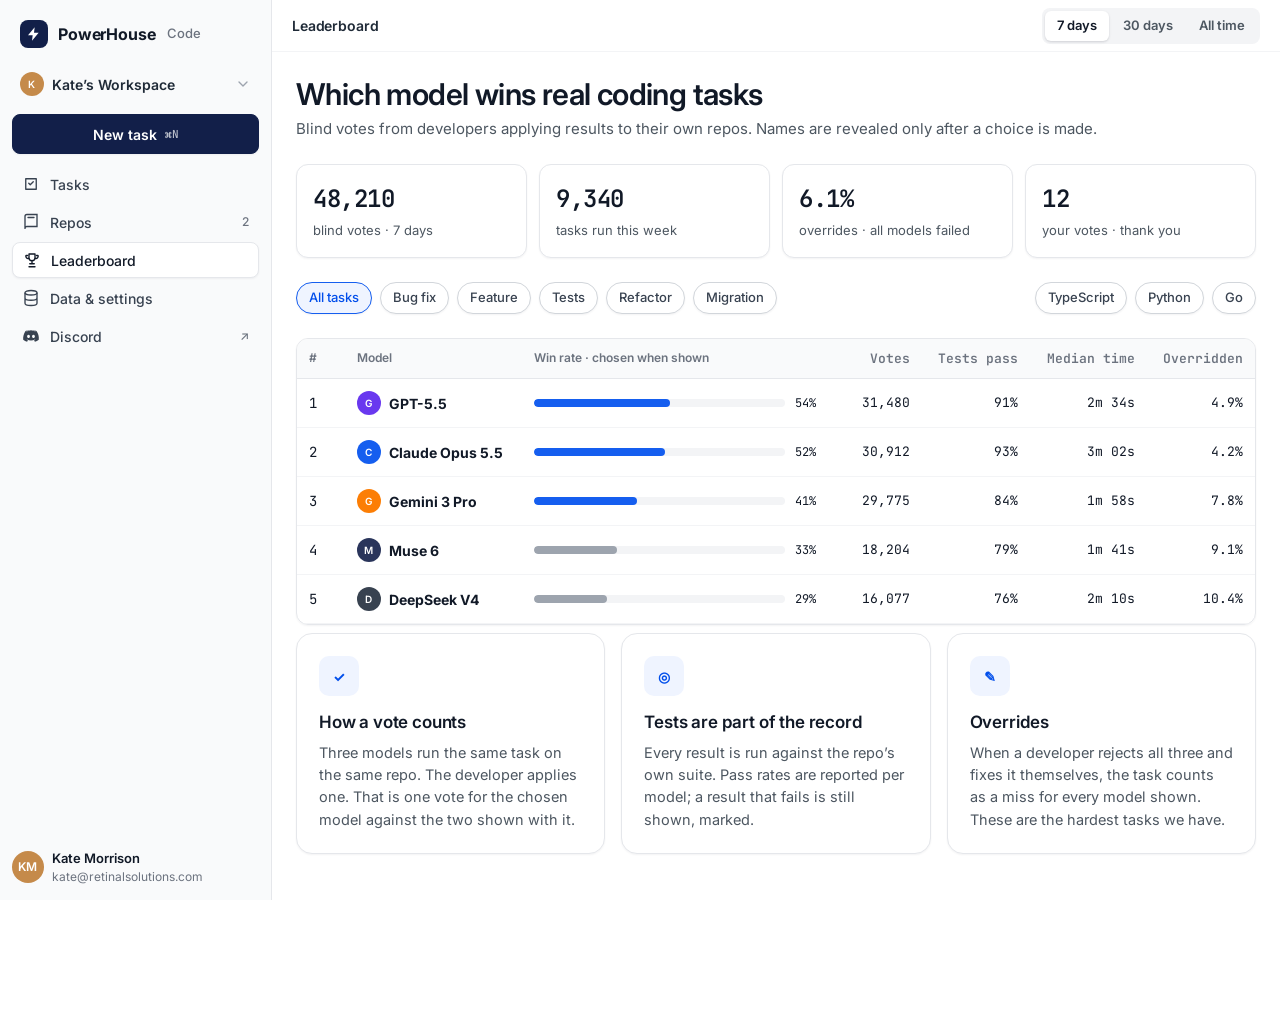
<file: code/leaderboard.html>
<!doctype html>
<html lang="en"><head><meta charset="utf-8"><meta name="viewport" content="width=device-width,initial-scale=1"><title>PowerHouse Code · Leaderboard</title>
<link rel="preconnect" href="https://fonts.googleapis.com"><link href="https://fonts.googleapis.com/css2?family=Inter:wght@400;500;600;700&family=JetBrains+Mono:wght@400;500&display=swap" rel="stylesheet"><link rel="stylesheet" href="ph.css"></head>
<body>
<svg width="0" height="0" style="position:absolute"><defs>
<symbol id="i-bolt" viewBox="0 0 24 24"><path fill="currentColor" d="M13 2 3 14h7l-1 8 10-12h-7z"/></symbol>
<symbol id="i-repo" viewBox="0 0 24 24"><path d="M4 4.5A2.5 2.5 0 0 1 6.5 2H20v16H6.5A2.5 2.5 0 0 0 4 20.5zM4 20.5V4.5M8 6h8" stroke="currentColor" stroke-width="1.8" stroke-linecap="round" fill="none"/></symbol>
<symbol id="i-task" viewBox="0 0 24 24"><path d="M9 11l2 2 4-4M5 5h14v14H5z" stroke="currentColor" stroke-width="1.8" stroke-linecap="round" stroke-linejoin="round" fill="none"/></symbol>
<symbol id="i-trophy" viewBox="0 0 24 24"><path d="M8 4h8v5a4 4 0 0 1-8 0zM6 6H4a3 3 0 0 0 3 4M18 6h2a3 3 0 0 1-3 4M12 13v4M8 21h8M9 17h6" stroke="currentColor" stroke-width="1.8" stroke-linecap="round" stroke-linejoin="round" fill="none"/></symbol>
<symbol id="i-db" viewBox="0 0 24 24"><ellipse cx="12" cy="5" rx="8" ry="3" stroke="currentColor" stroke-width="1.8" fill="none"/><path d="M4 5v14c0 1.7 3.6 3 8 3s8-1.3 8-3V5M4 12c0 1.7 3.6 3 8 3s8-1.3 8-3" stroke="currentColor" stroke-width="1.8" fill="none"/></symbol>
<symbol id="i-discord" viewBox="0 0 24 24"><path fill="currentColor" d="M19.3 5.3A17 17 0 0 0 15.1 4l-.2.4a15 15 0 0 1 3.8 1.9 13 13 0 0 0-13.4 0A15 15 0 0 1 9.1 4.4L8.9 4a17 17 0 0 0-4.2 1.3C2 9.3 1.3 13.1 1.6 16.9a17 17 0 0 0 5.2 2.6l1.1-1.8a11 11 0 0 1-1.7-.8l.4-.3a12 12 0 0 0 10.8 0l.4.3-1.7.8 1.1 1.8a17 17 0 0 0 5.2-2.6c.4-4.4-.7-8.2-3.1-11.6zM8.7 14.6c-1 0-1.9-1-1.9-2.1s.8-2.1 1.9-2.1 1.9 1 1.9 2.1-.8 2.1-1.9 2.1zm6.6 0c-1 0-1.9-1-1.9-2.1s.8-2.1 1.9-2.1 1.9 1 1.9 2.1-.8 2.1-1.9 2.1z"/></symbol>
<symbol id="i-chev" viewBox="0 0 24 24"><path d="m6 9 6 6 6-6" stroke="currentColor" stroke-width="2" stroke-linecap="round" stroke-linejoin="round" fill="none"/></symbol>
</defs></svg>
<div class="shell">
  <aside class="side">
    <a class="brand" href="index.html"><span class="mark"><svg><use href="#i-bolt"/></svg></span>PowerHouse <span class="sub">Code</span></a>
    <div class="ws"><span class="avatar avatar-sm kate">K</span>Kate’s Workspace<svg class="chev" width="16" height="16"><use href="#i-chev"/></svg></div>
    <a class="btn btn-primary btn-block" href="app.html">New task <span class="k">⌘N</span></a>
    <nav class="nav" aria-label="Main">
      <a href="app.html"><svg><use href="#i-task"/></svg>Tasks</a>
      <a href="settings.html#repos"><svg><use href="#i-repo"/></svg>Repos <span class="cnt">2</span></a>
      <a href="leaderboard.html" aria-current="page"><svg><use href="#i-trophy"/></svg>Leaderboard</a>
      <a href="settings.html"><svg><use href="#i-db"/></svg>Data &amp; settings</a>
      <a href="#" data-toast="Opens the PowerHouse Discord"><svg><use href="#i-discord"/></svg>Discord <span class="cnt">↗</span></a>
    </nav>
    <div class="side-foot"><div class="row"><span class="avatar kate">KM</span><div class="col" style="gap:0"><span class="small" style="font-weight:600">Kate Morrison</span><span class="xs muted-3">kate@retinalsolutions.com</span></div></div></div>
  </aside>
  <main class="main">
    <div class="topbar"><h4>Leaderboard</h4><div class="row"><div class="seg" role="tablist"><button aria-selected="true">7 days</button><button>30 days</button><button>All time</button></div></div></div>
    <div class="page page-wide stack-5">
      <div class="col" style="gap:4px"><h1>Which model wins real coding tasks</h1><p class="muted" style="font-size:15px">Blind votes from developers applying results to their own repos. Names are revealed only after a choice is made.</p></div>
      <div class="kpis">
        <div class="card kpi"><span class="v mono">48,210</span><span class="k">blind votes · 7 days</span></div>
        <div class="card kpi"><span class="v mono">9,340</span><span class="k">tasks run this week</span></div>
        <div class="card kpi"><span class="v mono">6.1%</span><span class="k">overrides · all models failed</span></div>
        <div class="card kpi"><span class="v mono">12</span><span class="k">your votes · thank you</span></div>
      </div>
      <div class="row wrap"><button class="chip is-on" data-toggle aria-pressed="true">All tasks</button><button class="chip">Bug fix</button><button class="chip">Feature</button><button class="chip">Tests</button><button class="chip">Refactor</button><button class="chip">Migration</button><span class="grow"></span><button class="chip">TypeScript</button><button class="chip">Python</button><button class="chip">Go</button></div>
      <div class="table-wrap"><table class="table">
        <thead><tr><th style="width:48px">#</th><th>Model</th><th style="width:34%">Win rate · chosen when shown</th><th class="num">Votes</th><th class="num">Tests pass</th><th class="num">Median time</th><th class="num">Overridden</th></tr></thead>
        <tbody>
          <tr><td class="mono">1</td><td><span class="row"><span class="avatar avatar-sm b">G</span><b>GPT-5.5</b></span></td><td><div class="bar-row"><div class="meter"><i style="width:54%;background:var(--p600)"></i></div><span class="mono xs" style="width:40px">54%</span></div></td><td class="num">31,480</td><td class="num">91%</td><td class="num">2m 34s</td><td class="num">4.9%</td></tr>
          <tr><td class="mono">2</td><td><span class="row"><span class="avatar avatar-sm a">C</span><b>Claude Opus 5.5</b></span></td><td><div class="bar-row"><div class="meter"><i style="width:52%;background:var(--p600)"></i></div><span class="mono xs" style="width:40px">52%</span></div></td><td class="num">30,912</td><td class="num">93%</td><td class="num">3m 02s</td><td class="num">4.2%</td></tr>
          <tr><td class="mono">3</td><td><span class="row"><span class="avatar avatar-sm c">G</span><b>Gemini 3 Pro</b></span></td><td><div class="bar-row"><div class="meter"><i style="width:41%;background:var(--p600)"></i></div><span class="mono xs" style="width:40px">41%</span></div></td><td class="num">29,775</td><td class="num">84%</td><td class="num">1m 58s</td><td class="num">7.8%</td></tr>
          <tr><td class="mono">4</td><td><span class="row"><span class="avatar avatar-sm" style="background:var(--abyss)">M</span><b>Muse 6</b></span></td><td><div class="bar-row"><div class="meter"><i style="width:33%;background:var(--g400)"></i></div><span class="mono xs" style="width:40px">33%</span></div></td><td class="num">18,204</td><td class="num">79%</td><td class="num">1m 41s</td><td class="num">9.1%</td></tr>
          <tr><td class="mono">5</td><td><span class="row"><span class="avatar avatar-sm" style="background:var(--g700)">D</span><b>DeepSeek V4</b></span></td><td><div class="bar-row"><div class="meter"><i style="width:29%;background:var(--g400)"></i></div><span class="mono xs" style="width:40px">29%</span></div></td><td class="num">16,077</td><td class="num">76%</td><td class="num">2m 10s</td><td class="num">10.4%</td></tr>
        </tbody></table></div>
      <div class="feat" style="margin-top:8px">
        <div><div class="i">✓</div><h3>How a vote counts</h3><p>Three models run the same task on the same repo. The developer applies one. That is one vote for the chosen model against the two shown with it.</p></div>
        <div><div class="i">◎</div><h3>Tests are part of the record</h3><p>Every result is run against the repo’s own suite. Pass rates are reported per model; a result that fails is still shown, marked.</p></div>
        <div><div class="i">✎</div><h3>Overrides</h3><p>When a developer rejects all three and fixes it themselves, the task counts as a miss for every model shown. These are the hardest tasks we have.</p></div>
      </div>
    </div>
  </main>
</div>
<script src="ph.js"></script>
</body></html>
</file>
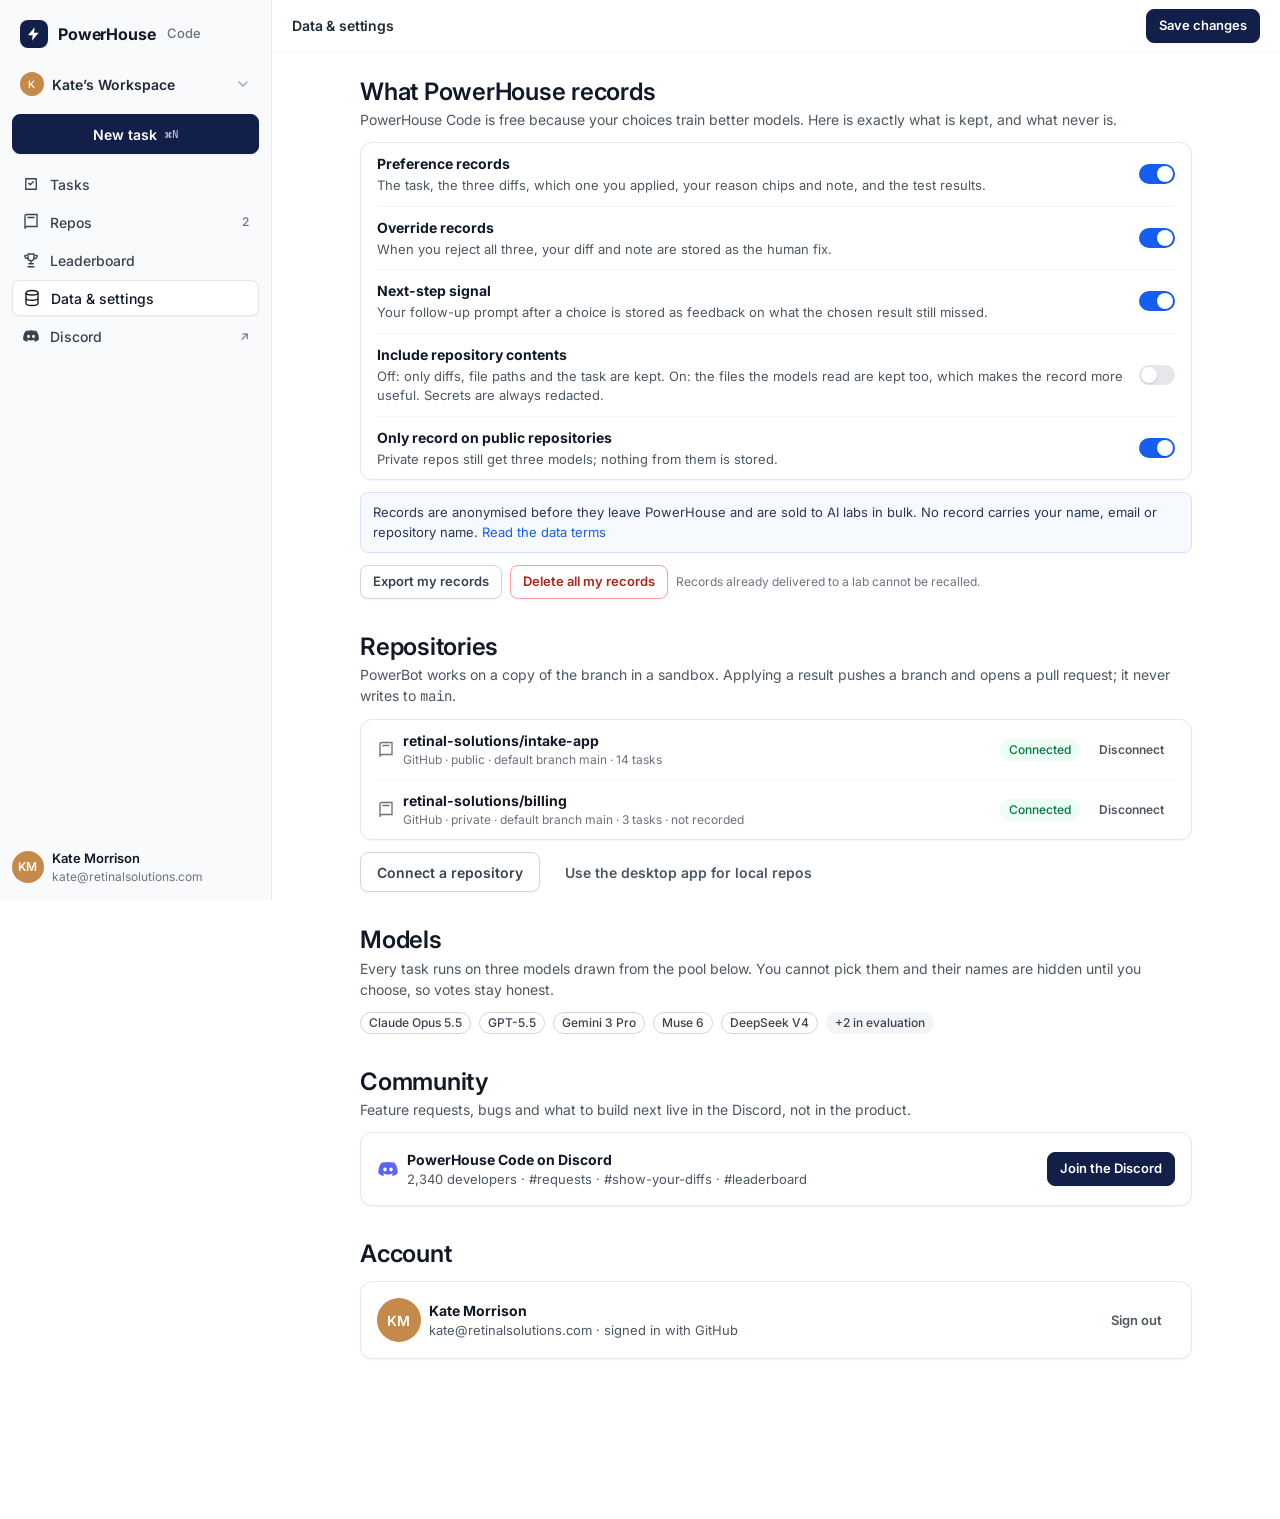
<file: code/settings.html>
<!doctype html>
<html lang="en"><head><meta charset="utf-8"><meta name="viewport" content="width=device-width,initial-scale=1"><title>PowerHouse Code · Data &amp; settings</title>
<link rel="preconnect" href="https://fonts.googleapis.com"><link href="https://fonts.googleapis.com/css2?family=Inter:wght@400;500;600;700&family=JetBrains+Mono:wght@400;500&display=swap" rel="stylesheet"><link rel="stylesheet" href="ph.css"></head>
<body>
<svg width="0" height="0" style="position:absolute"><defs>
<symbol id="i-bolt" viewBox="0 0 24 24"><path fill="currentColor" d="M13 2 3 14h7l-1 8 10-12h-7z"/></symbol>
<symbol id="i-repo" viewBox="0 0 24 24"><path d="M4 4.5A2.5 2.5 0 0 1 6.5 2H20v16H6.5A2.5 2.5 0 0 0 4 20.5zM4 20.5V4.5M8 6h8" stroke="currentColor" stroke-width="1.8" stroke-linecap="round" fill="none"/></symbol>
<symbol id="i-task" viewBox="0 0 24 24"><path d="M9 11l2 2 4-4M5 5h14v14H5z" stroke="currentColor" stroke-width="1.8" stroke-linecap="round" stroke-linejoin="round" fill="none"/></symbol>
<symbol id="i-trophy" viewBox="0 0 24 24"><path d="M8 4h8v5a4 4 0 0 1-8 0zM6 6H4a3 3 0 0 0 3 4M18 6h2a3 3 0 0 1-3 4M12 13v4M8 21h8M9 17h6" stroke="currentColor" stroke-width="1.8" stroke-linecap="round" stroke-linejoin="round" fill="none"/></symbol>
<symbol id="i-db" viewBox="0 0 24 24"><ellipse cx="12" cy="5" rx="8" ry="3" stroke="currentColor" stroke-width="1.8" fill="none"/><path d="M4 5v14c0 1.7 3.6 3 8 3s8-1.3 8-3V5M4 12c0 1.7 3.6 3 8 3s8-1.3 8-3" stroke="currentColor" stroke-width="1.8" fill="none"/></symbol>
<symbol id="i-discord" viewBox="0 0 24 24"><path fill="currentColor" d="M19.3 5.3A17 17 0 0 0 15.1 4l-.2.4a15 15 0 0 1 3.8 1.9 13 13 0 0 0-13.4 0A15 15 0 0 1 9.1 4.4L8.9 4a17 17 0 0 0-4.2 1.3C2 9.3 1.3 13.1 1.6 16.9a17 17 0 0 0 5.2 2.6l1.1-1.8a11 11 0 0 1-1.7-.8l.4-.3a12 12 0 0 0 10.8 0l.4.3-1.7.8 1.1 1.8a17 17 0 0 0 5.2-2.6c.4-4.4-.7-8.2-3.1-11.6zM8.7 14.6c-1 0-1.9-1-1.9-2.1s.8-2.1 1.9-2.1 1.9 1 1.9 2.1-.8 2.1-1.9 2.1zm6.6 0c-1 0-1.9-1-1.9-2.1s.8-2.1 1.9-2.1 1.9 1 1.9 2.1-.8 2.1-1.9 2.1z"/></symbol>
<symbol id="i-chev" viewBox="0 0 24 24"><path d="m6 9 6 6 6-6" stroke="currentColor" stroke-width="2" stroke-linecap="round" stroke-linejoin="round" fill="none"/></symbol>
</defs></svg>
<div class="shell">
  <aside class="side">
    <a class="brand" href="index.html"><span class="mark"><svg><use href="#i-bolt"/></svg></span>PowerHouse <span class="sub">Code</span></a>
    <div class="ws"><span class="avatar avatar-sm kate">K</span>Kate’s Workspace<svg class="chev" width="16" height="16"><use href="#i-chev"/></svg></div>
    <a class="btn btn-primary btn-block" href="app.html">New task <span class="k">⌘N</span></a>
    <nav class="nav" aria-label="Main">
      <a href="app.html"><svg><use href="#i-task"/></svg>Tasks</a>
      <a href="#repos"><svg><use href="#i-repo"/></svg>Repos <span class="cnt">2</span></a>
      <a href="leaderboard.html"><svg><use href="#i-trophy"/></svg>Leaderboard</a>
      <a href="settings.html" aria-current="page"><svg><use href="#i-db"/></svg>Data &amp; settings</a>
      <a href="#" data-toast="Opens the PowerHouse Discord"><svg><use href="#i-discord"/></svg>Discord <span class="cnt">↗</span></a>
    </nav>
    <div class="side-foot"><div class="row"><span class="avatar kate">KM</span><div class="col" style="gap:0"><span class="small" style="font-weight:600">Kate Morrison</span><span class="xs muted-3">kate@retinalsolutions.com</span></div></div></div>
  </aside>
  <main class="main">
    <div class="topbar"><h4>Data &amp; settings</h4><button class="btn btn-sm btn-primary" data-toast="Saved">Save changes</button></div>
    <div class="page stack-6">
      <section class="stack-3" id="data">
        <div class="col" style="gap:2px"><h2>What PowerHouse records</h2><p class="muted">PowerHouse Code is free because your choices train better models. Here is exactly what is kept, and what never is.</p></div>
        <div class="card" style="padding:0"><div class="list" style="padding:0 16px">
          <div class="row between"><div class="col" style="gap:2px"><b>Preference records</b><span class="small muted">The task, the three diffs, which one you applied, your reason chips and note, and the test results.</span></div><button class="switch" role="switch" aria-checked="true" aria-label="Preference records"></button></div>
          <div class="row between"><div class="col" style="gap:2px"><b>Override records</b><span class="small muted">When you reject all three, your diff and note are stored as the human fix.</span></div><button class="switch" role="switch" aria-checked="true" aria-label="Override records"></button></div>
          <div class="row between"><div class="col" style="gap:2px"><b>Next-step signal</b><span class="small muted">Your follow-up prompt after a choice is stored as feedback on what the chosen result still missed.</span></div><button class="switch" role="switch" aria-checked="true" aria-label="Next-step signal"></button></div>
          <div class="row between"><div class="col" style="gap:2px"><b>Include repository contents</b><span class="small muted">Off: only diffs, file paths and the task are kept. On: the files the models read are kept too, which makes the record more useful. Secrets are always redacted.</span></div><button class="switch" role="switch" aria-checked="false" aria-label="Include repository contents"></button></div>
          <div class="row between"><div class="col" style="gap:2px"><b>Only record on public repositories</b><span class="small muted">Private repos still get three models; nothing from them is stored.</span></div><button class="switch" role="switch" aria-checked="true" aria-label="Only public"></button></div>
        </div></div>
        <div class="note">Records are anonymised before they leave PowerHouse and are sold to AI labs in bulk. No record carries your name, email or repository name. <a class="btn-link" href="#" data-toast="Opens the data terms">Read the data terms</a></div>
        <div class="row wrap"><button class="btn btn-sm" data-toast="Export requested · you will get an email">Export my records</button><button class="btn btn-sm btn-danger" data-toast="Deletion scheduled · 30 days">Delete all my records</button><span class="xs muted-3">Records already delivered to a lab cannot be recalled.</span></div>
      </section>
      <section class="stack-3" id="repos">
        <div class="col" style="gap:2px"><h2>Repositories</h2><p class="muted">PowerBot works on a copy of the branch in a sandbox. Applying a result pushes a branch and opens a pull request; it never writes to <span class="mono">main</span>.</p></div>
        <div class="card" style="padding:0"><div class="list" style="padding:0 16px">
          <div class="row between"><div class="row"><svg width="18" height="18" style="color:var(--g500)"><use href="#i-repo"/></svg><div class="col" style="gap:0"><b>retinal-solutions/intake-app</b><span class="xs muted-3">GitHub · public · default branch main · 14 tasks</span></div></div><span class="row"><span class="badge badge-green">Connected</span><button class="btn btn-xs btn-ghost" data-toast="Disconnected">Disconnect</button></span></div>
          <div class="row between"><div class="row"><svg width="18" height="18" style="color:var(--g500)"><use href="#i-repo"/></svg><div class="col" style="gap:0"><b>retinal-solutions/billing</b><span class="xs muted-3">GitHub · private · default branch main · 3 tasks · not recorded</span></div></div><span class="row"><span class="badge badge-green">Connected</span><button class="btn btn-xs btn-ghost" data-toast="Disconnected">Disconnect</button></span></div>
        </div></div>
        <div class="row wrap"><button class="btn" data-toast="GitHub authorisation opens">Connect a repository</button><button class="btn btn-ghost" data-toast="Opens install page">Use the desktop app for local repos</button></div>
      </section>
      <section class="stack-3" id="models">
        <div class="col" style="gap:2px"><h2>Models</h2><p class="muted">Every task runs on three models drawn from the pool below. You cannot pick them and their names are hidden until you choose, so votes stay honest.</p></div>
        <div class="row wrap"><span class="badge badge-outline">Claude Opus 5.5</span><span class="badge badge-outline">GPT-5.5</span><span class="badge badge-outline">Gemini 3 Pro</span><span class="badge badge-outline">Muse 6</span><span class="badge badge-outline">DeepSeek V4</span><span class="badge">+2 in evaluation</span></div>
      </section>
      <section class="stack-3" id="community">
        <div class="col" style="gap:2px"><h2>Community</h2><p class="muted">Feature requests, bugs and what to build next live in the Discord, not in the product.</p></div>
        <div class="card row between"><div class="row"><svg width="22" height="22" style="color:#5865F2"><use href="#i-discord"/></svg><div class="col" style="gap:0"><b>PowerHouse Code on Discord</b><span class="small muted">2,340 developers · #requests · #show-your-diffs · #leaderboard</span></div></div><button class="btn btn-primary btn-sm" data-toast="Opens Discord invite">Join the Discord</button></div>
      </section>
      <section class="stack-3" id="account">
        <div class="col" style="gap:2px"><h2>Account</h2></div>
        <div class="card row between"><div class="row"><span class="avatar avatar-lg kate">KM</span><div class="col" style="gap:0"><b>Kate Morrison</b><span class="small muted">kate@retinalsolutions.com · signed in with GitHub</span></div></div><button class="btn btn-sm btn-ghost" data-toast="Signed out">Sign out</button></div>
      </section>
    </div>
  </main>
</div>
<script src="ph.js"></script>
</body></html>
</file>
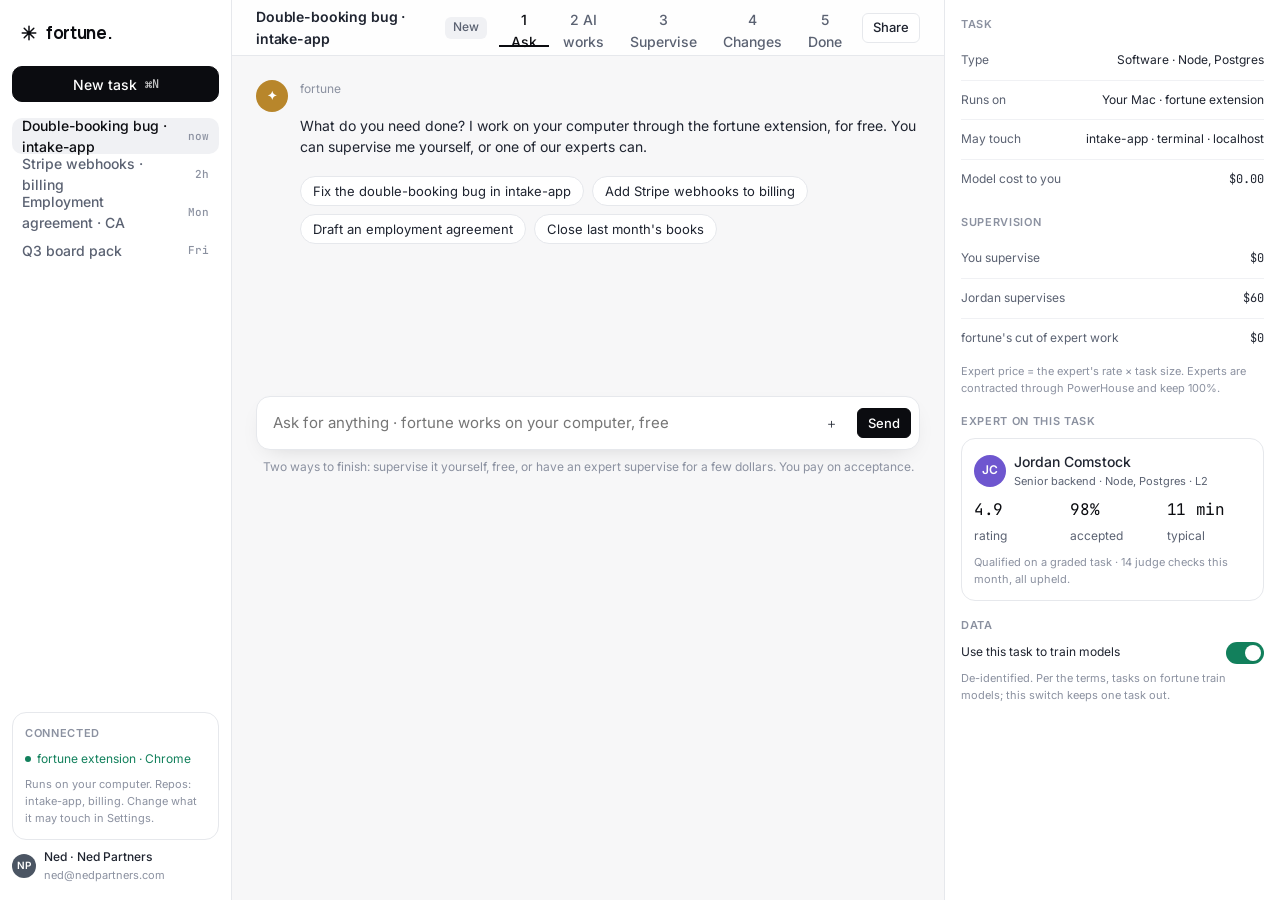
<file: v2/app.html>
<!doctype html>
<html lang="en"><head><meta charset="utf-8"><meta name="viewport" content="width=device-width,initial-scale=1"><title>fortune. · Workspace</title>
<link rel="preconnect" href="https://fonts.googleapis.com"><link href="https://fonts.googleapis.com/css2?family=Inter:wght@400;500;600&family=JetBrains+Mono:wght@400;500&display=swap" rel="stylesheet"><link rel="stylesheet" href="fortune.css"></head>
<body>
<div class="shell has-panel">
  <aside class="rail">
    <a class="brand" href="index.html"><svg class="spark" viewBox="0 0 24 24" fill="none" stroke="currentColor" stroke-width="2" stroke-linecap="round"><path d="M12 3v18M3 12h18M5.6 5.6l12.8 12.8M18.4 5.6 5.6 18.4"/></svg>fortune.</a>
    <button class="btn btn-primary btn-block" data-go="task:s1" data-toast="New task">New task <span class="k">⌘N</span></button>
    <nav class="nav" aria-label="Tasks">
      <a href="#" aria-current="page">Double-booking bug · intake-app <span class="cnt">now</span></a>
      <a href="#">Stripe webhooks · billing <span class="cnt">2h</span></a>
      <a href="#">Employment agreement · CA <span class="cnt">Mon</span></a>
      <a href="#">Q3 board pack <span class="cnt">Fri</span></a>
    </nav>
    <div class="rail-foot">
      <div class="card card-tight col"><span class="label">Connected</span><span class="small row"><span class="live">fortune extension · Chrome</span></span><span class="xs muted-3">Runs on your computer. Repos: intake-app, billing. Change what it may touch in Settings.</span></div>
      <div class="row"><span class="avatar slate avatar-sm">NP</span><div class="col" style="gap:0"><span class="small" style="font-weight:500">Ned · Ned Partners</span><span class="xs muted-3">ned@nedpartners.com</span></div></div>
    </div>
  </aside>

  <main class="main">
    <div class="topbar"><div class="row"><h4>Double-booking bug · intake-app</h4><span class="badge" data-group="task" data-scene="s1">New</span><span class="badge badge-blue" data-group="task" data-scene="s2" hidden>Reproduced · fix drafted</span><span class="badge badge-gold" data-group="task" data-scene="s3" hidden>Jordan supervising</span><span class="badge badge-amber" data-group="task" data-scene="s4" hidden>PR ready · accept?</span><span class="badge badge-mint" data-group="task" data-scene="s5" hidden>Merged · paid $60</span></div>
      <div class="row"><div class="tabs" role="tablist" style="border:0"><button class="tab" data-scene-tab="s1" data-group="task" data-go="task:s1" aria-selected="true">1 Ask</button><button class="tab" data-scene-tab="s2" data-group="task" data-go="task:s2">2 AI works</button><button class="tab" data-scene-tab="s3" data-group="task" data-go="task:s3">3 Supervise</button><button class="tab" data-scene-tab="s4" data-group="task" data-go="task:s4">4 Changes</button><button class="tab" data-scene-tab="s5" data-group="task" data-go="task:s5">5 Done</button></div><button class="btn btn-sm">Share</button></div></div>

    <div class="thread">
      <!-- s1 ask -->
      <div data-group="task" data-scene="s1" data-scene-init="s1">
        <div class="col" style="gap:18px">
          <div class="msg"><span class="avatar gold">✦</span><div class="body"><div class="who">fortune</div><p>What do you need done? I work on your computer through the fortune extension, for free. You can supervise me yourself, or one of our experts can.</p></div></div>
          <div class="row wrap" style="padding-left:44px"><button class="chip" data-go="task:s2">Fix the double-booking bug in intake-app</button><button class="chip" data-go="task:s2">Add Stripe webhooks to billing</button><button class="chip" data-go="task:s2">Draft an employment agreement</button><button class="chip" data-go="task:s2">Close last month's books</button></div>
        </div>
      </div>
      <!-- s2 AI works + the choice -->
      <div data-group="task" data-scene="s2" hidden>
        <div class="col" style="gap:18px">
          <div class="msg msg-user"><div class="bubble">Fix the double-booking bug in intake-app: two clients can book the same slot. Repo is connected. Tests must pass.</div></div>
          <div class="msg"><span class="avatar gold">✦</span><div class="body"><div class="who">fortune · working on your machine · intake-app · 8 min 40 s</div>
            <div class="doc"><div class="doc-head"><span class="row"><b>Session · intake-app</b><span class="badge">VS Code · terminal · localhost</span></span><span class="row"><button class="btn btn-sm btn-ghost">Watch replay</button><button class="btn btn-sm btn-ghost">Open repo</button></span></div>
              <div class="tl" style="padding:4px 12px"><div><span class="w">00:41</span><span>Ran the existing suite · <span class="ok">27 passed</span></span></div><div><span class="w">02:10</span><span>Wrote a failing test: two concurrent bookings for the same slot both return 201</span></div><div><span class="w">04:20</span><span>Reproduced · <span class="bad">1 failed</span> · countBookings → 2</span></div><div><span class="w">07:55</span><span>Drafted a fix: in-process mutex around <span class="mono">createBooking</span> · test passes locally</span></div><div><span class="w">08:40</span><span class="warn">Stopped at a decision point. See the checks.</span></div></div></div>
            <div class="card card-tight"><div class="label" style="margin-bottom:8px">Checks on the draft fix</div><ul class="checks"><li><span class="ok">✓</span><span>Bug reproduced with a test · 27 existing tests still pass</span></li><li><span class="ok">✓</span><span>No files touched outside <span class="mono">services/bookings</span></span></li><li><span class="warn">!</span><span><b>Approach</b>: an in-process mutex only protects one server instance; production runs two. The bug returns under load.</span></li><li><span class="warn">!</span><span><b>Database</b>: nothing stops a duplicate at the data layer; a constraint would.</span></li></ul></div>
            <div class="offer">
              <div class="say" style="font-weight:500;color:var(--ink)">How do you want this finished? Either way fortune does the work on your computer.</div>
              <div style="display:grid;grid-template-columns:repeat(auto-fit,minmax(260px,1fr));gap:10px">
                <div class="card card-tight col" style="gap:8px"><div class="row between"><b>You supervise</b><span class="badge badge-mint">Free</span></div><p class="small muted">I continue; you approve each decision point and review the pull request yourself.</p><button class="btn" data-toast="Continuing · you will be asked at each decision point">Continue · I'll supervise</button></div>
                <div class="card card-tight col" style="gap:8px;border-color:var(--gold-line);background:#FFFDF8"><div class="row between"><b>Jordan supervises</b><span class="badge badge-gold mono">$60 · ~15 min</span></div><div class="who" style="display:flex;align-items:center;gap:8px"><span class="avatar avatar-sm violet">JC</span><span class="small">Jordan Comstock · senior backend, Node/Postgres · L2 · ★ 4.9 · 61 jobs</span></div><p class="small muted">Jordan watches the decision points, corrects the approach where I'm wrong, and signs off the PR.</p><button class="btn btn-gold" data-go="task:s3" data-toast="Jordan picked up supervision">Jordan supervises · <span class="mono">$60</span></button></div>
              </div>
              <div class="fine">You pay only when you accept the result. Jordan receives the full $60; fortune takes no cut of expert work.</div>
            </div>
          </div></div>
        </div>
      </div>
      <!-- s3 supervising -->
      <div data-group="task" data-scene="s3" hidden data-after="task:s4" data-delay="3200">
        <div class="col" style="gap:18px">
          <div class="msg msg-user"><div class="bubble">Jordan supervises · $60</div></div>
          <div class="msg"><span class="avatar violet">JC</span><div class="body"><div class="who">Jordan Comstock · supervising · picked up <span class="mono" data-elapsed="0">00:00</span> ago · window 15:00</div>
            <div class="card card-tight col"><div class="row between"><span class="live">Decision point · approach</span><span class="timer">Due in <b data-timer="14:41">14:41</b></span></div><div class="progress"><i style="width:44%"></i></div><p class="small muted">Jordan is directing fortune on your machine. Nothing is charged yet.</p></div>
            <p>Hi Ned. The mutex only protects one process and you run two. I'm having fortune switch to a unique constraint on <span class="mono">(room_id, slot_start)</span> with a 409 on conflict, keep your failing test, and re-run the full suite. Should be about ten minutes.</p>
          </div></div>
        </div>
      </div>
      <!-- s4 changes -->
      <div data-group="task" data-scene="s4" hidden>
        <div class="col" style="gap:18px">
          <div class="msg"><span class="avatar violet">JC</span><div class="body"><div class="who">Jordan Comstock · signed off in 9 min 12 s · PR #142 open</div>
            <p>Done. One correction to the approach, two files, tests green. Accept and the PR is ready to merge; if anything is off, ask me and I'll re-check for free.</p>
            <div class="diff">
              <div class="d"><div class="t">services/bookings/create.ts · approach</div><div class="before">const release = await mutex.acquire();<br>try { await db.insert(booking) } finally { release() }</div><div class="after">try { await db.insert(booking) }<br>catch (e) { if (isUniqueViolation(e)) throw new Conflict(409, 'slot already booked'); throw e }</div><div class="why">Why: a process-local mutex cannot serialise two server instances; the database must own the invariant.</div></div>
              <div class="d"><div class="t">migrations/20261016_unique_slot.sql · new</div><div class="before">—</div><div class="after">create unique index bookings_room_slot_uq on bookings (room_id, slot_start) where cancelled_at is null;</div><div class="why">Why: enforces one live booking per slot; cancelled rows stay out of the index.</div></div>
              <div class="d"><div class="t">tests/bookings.concurrent.test.ts</div><div class="before">expect(countBookings(slot)).toBe(2) // documents the bug</div><div class="after">expect(statuses.sort()).toEqual([201, 409]); expect(countBookings(slot)).toBe(1)</div><div class="why">Why: the test now asserts the behaviour you asked for.</div></div>
            </div>
            <div class="card card-tight row between wrap"><span class="row"><span class="ok">✓</span><span class="small"><b>29 passed</b> · 0 failed · run on your machine · 48 s</span></span><span class="row"><a class="small" href="#" style="color:var(--gold);font-weight:500">PR #142 ↗</a><span class="small muted">2 files · +31 −6</span></span></div>
            <div class="row wrap"><button class="btn btn-gold btn-lg" data-go="task:s5" data-toast="Accepted · $60 paid to Jordan · PR merged">Accept · merge · pay <span class="mono">$60</span></button><button class="btn btn-lg" data-toast="Message sent to Jordan">Ask Jordan a question</button><button class="btn btn-ghost btn-lg" data-toast="Free re-check requested">Something's off</button></div>
          </div></div>
        </div>
      </div>
      <!-- s5 done -->
      <div data-group="task" data-scene="s5" hidden>
        <div class="col" style="gap:18px">
          <div class="msg msg-user"><div class="bubble">Accepted · merge · $60</div></div>
          <div class="msg"><span class="avatar gold">✦</span><div class="body"><div class="who">fortune</div>
            <div class="card"><div class="card-head"><h3>Double-booking bug · merged</h3><span class="badge badge-mint">Supervised by Jordan Comstock · L2</span></div>
              <div class="row wrap" style="gap:8px"><button class="btn btn-primary">Open PR #142</button><button class="btn">Deploy to staging</button><button class="btn btn-ghost">Replay the session</button></div>
              <hr class="hr" style="margin:14px 0"><div class="tl"><div><span class="w">10:42</span><span>You asked · fortune reproduced the bug and drafted a fix on your machine · free</span></div><div><span class="w">10:51</span><span>Jordan supervised · corrected the approach · 9 min 12 s · $60</span></div><div><span class="w">11:00</span><span>You accepted · PR merged · receipt #F-20944 · Jordan paid in full</span></div></div></div>
            <div class="card card-tight row between wrap"><span class="row"><span class="avatar violet">JC</span><span class="col" style="gap:0"><span style="font-weight:500">How was Jordan?</span><span class="small muted">Your rating sets who is offered your next task.</span></span></span><span class="row" style="gap:4px"><button class="chip">★ 5</button><button class="chip">★ 4</button><button class="chip">★ 3 or less</button></span></div>
            <div class="note">This task helps train models: the session, the checks and Jordan's correction, de-identified. Your code and client data never leave your machine un-redacted.</div>
            <p class="small muted">Next time: the same kind of task is offered to Jordan first, at the same price.</p>
          </div></div>
        </div>
      </div>
    </div>

    <div class="composer"><div class="composer-box"><input placeholder="Ask for anything · fortune works on your computer, free" aria-label="Ask"><button class="btn btn-sm btn-ghost" title="Attach">＋</button><button class="btn btn-sm btn-primary" data-go="task:s2">Send</button></div><div class="composer-hint">Two ways to finish: supervise it yourself, free, or have an expert supervise for a few dollars. You pay on acceptance.</div></div>
  </main>

  <aside class="panel">
    <div><div class="label" style="margin-bottom:8px">Task</div><div class="list small"><div class="row between"><span class="muted">Type</span><span>Software · Node, Postgres</span></div><div class="row between"><span class="muted">Runs on</span><span>Your Mac · fortune extension</span></div><div class="row between"><span class="muted">May touch</span><span>intake-app · terminal · localhost</span></div><div class="row between"><span class="muted">Model cost to you</span><span class="mono">$0.00</span></div></div></div>
    <div><div class="label" style="margin-bottom:8px">Supervision</div><div class="list small"><div class="row between"><span class="muted">You supervise</span><span class="mono">$0</span></div><div class="row between"><span class="muted">Jordan supervises</span><span class="mono">$60</span></div><div class="row between"><span class="muted">fortune's cut of expert work</span><span class="mono">$0</span></div></div><p class="xs muted-3" style="margin-top:6px">Expert price = the expert's rate × task size. Experts are contracted through PowerHouse and keep 100%.</p></div>
    <div><div class="label" style="margin-bottom:8px">Expert on this task</div><div class="card card-tight col"><div class="row"><span class="avatar violet">JC</span><div class="col" style="gap:0"><span style="font-weight:500">Jordan Comstock</span><span class="xs muted">Senior backend · Node, Postgres · L2</span></div></div><div class="kpis" style="grid-template-columns:repeat(3,1fr)"><div class="kpi"><span class="v" style="font-size:16px">4.9</span><span class="k">rating</span></div><div class="kpi"><span class="v" style="font-size:16px">98%</span><span class="k">accepted</span></div><div class="kpi"><span class="v" style="font-size:16px">11 min</span><span class="k">typical</span></div></div><span class="xs muted-3">Qualified on a graded task · 14 judge checks this month, all upheld.</span></div></div>
    <div><div class="label" style="margin-bottom:8px">Data</div><div class="row between"><span class="small">Use this task to train models</span><button class="switch" role="switch" aria-checked="true" aria-label="Use this task to train models"></button></div><p class="xs muted-3" style="margin-top:6px">De-identified. Per the terms, tasks on fortune train models; this switch keeps one task out.</p></div>
  </aside>
</div>
<script src="fortune.js"></script>
</body></html>
</file>
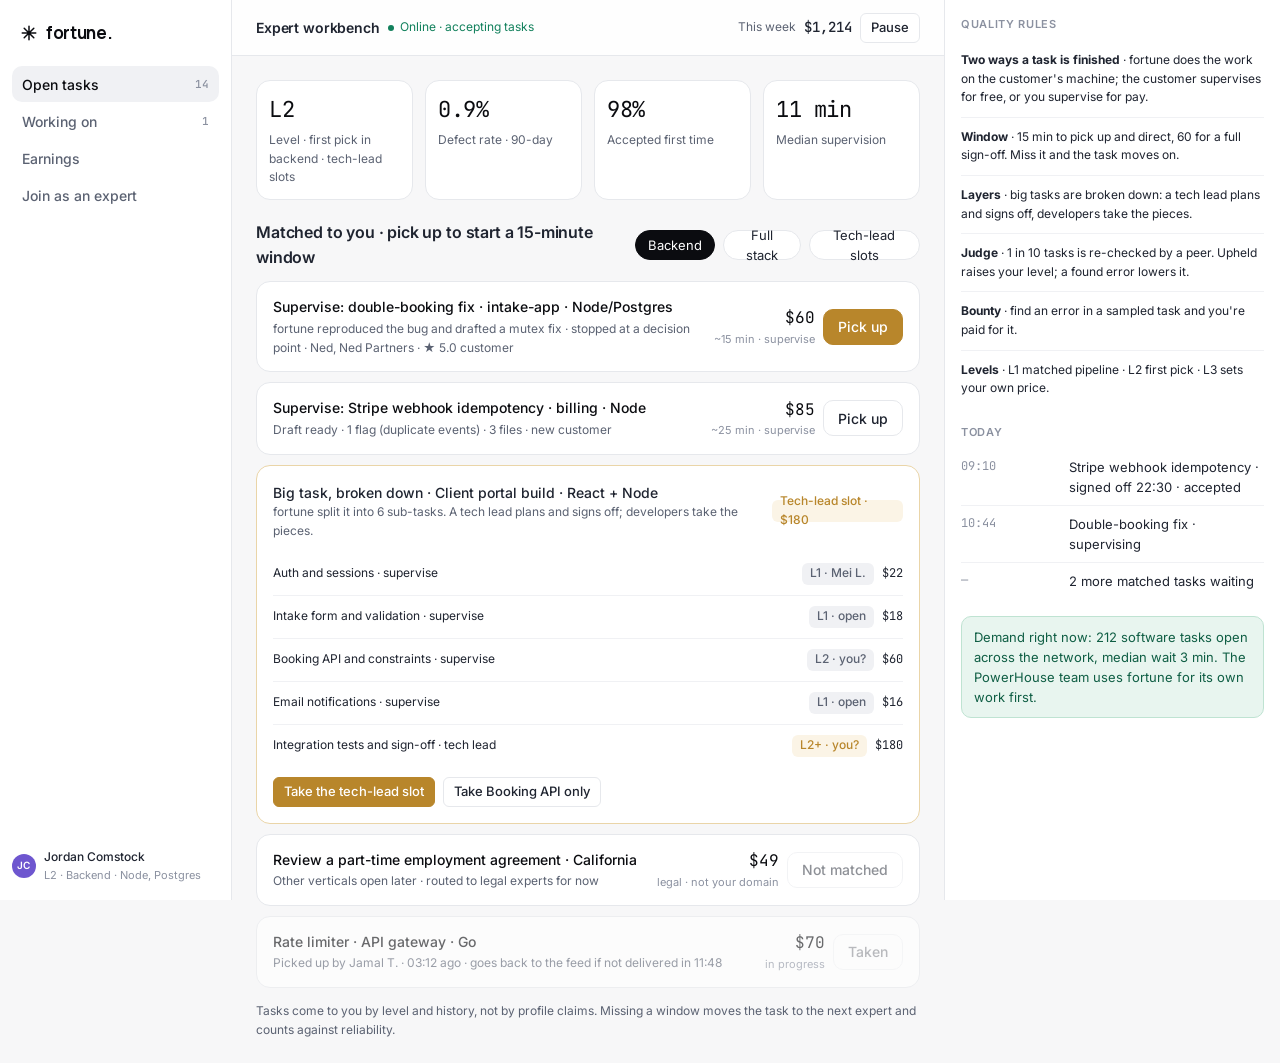
<file: v2/expert.html>
<!doctype html>
<html lang="en"><head><meta charset="utf-8"><meta name="viewport" content="width=device-width,initial-scale=1"><title>fortune. · Expert</title>
<link rel="preconnect" href="https://fonts.googleapis.com"><link href="https://fonts.googleapis.com/css2?family=Inter:wght@400;500;600&family=JetBrains+Mono:wght@400;500&display=swap" rel="stylesheet"><link rel="stylesheet" href="fortune.css"></head>
<body>
<div class="shell has-panel" data-tabs>
  <aside class="rail">
    <a class="brand" href="index.html"><svg class="spark" viewBox="0 0 24 24" fill="none" stroke="currentColor" stroke-width="2" stroke-linecap="round"><path d="M12 3v18M3 12h18M5.6 5.6l12.8 12.8M18.4 5.6 5.6 18.4"/></svg>fortune.</a>
    <nav class="nav" aria-label="Expert">
      <a href="#" data-tab="feed" class="tab" aria-current="page" style="border:0;height:36px">Open tasks <span class="cnt">14</span></a>
      <a href="#" data-tab="task" class="tab" style="border:0;height:36px">Working on <span class="cnt">1</span></a>
      <a href="#" data-tab="earn" class="tab" style="border:0;height:36px">Earnings</a>
      <a href="#" data-tab="onb" class="tab" style="border:0;height:36px">Join as an expert</a>
    </nav>
    <div class="rail-foot"><div class="row"><span class="avatar violet avatar-sm">JC</span><div class="col" style="gap:0"><span class="small" style="font-weight:500">Jordan Comstock</span><span class="xs muted-3">L2 · Backend · Node, Postgres</span></div></div></div>
  </aside>
  <main class="main">
    <div class="topbar"><div class="row"><h4>Expert workbench</h4><span class="live">Online · accepting tasks</span></div><div class="row"><span class="small muted">This week</span><span class="mono" style="font-weight:500">$1,214</span><button class="btn btn-sm">Pause</button></div></div>
    <div class="page stack-5">
      <!-- FEED -->
      <section data-tabpanel="feed">
        <div class="kpis" style="margin-bottom:20px"><div class="card card-tight kpi"><span class="v">L2</span><span class="k">Level · first pick in backend · tech-lead slots</span></div><div class="card card-tight kpi"><span class="v">0.9%</span><span class="k">Defect rate · 90-day</span></div><div class="card card-tight kpi"><span class="v">98%</span><span class="k">Accepted first time</span></div><div class="card card-tight kpi"><span class="v">11 min</span><span class="k">Median supervision</span></div></div>
        <div class="section-title"><h3>Matched to you · pick up to start a 15-minute window</h3><div class="row"><button class="chip is-on">Backend</button><button class="chip">Full stack</button><button class="chip">Tech-lead slots</button></div></div>
        <div class="col" style="gap:10px">
          <div class="task"><div><div class="t">Supervise: double-booking fix · intake-app · Node/Postgres</div><div class="m">fortune reproduced the bug and drafted a mutex fix · stopped at a decision point · Ned, Ned Partners · ★ 5.0 customer</div></div><div class="row"><div class="pay">$60<small>~15 min · supervise</small></div><button class="btn btn-gold" data-tab="task" data-toast="Picked up · 15:00 window started">Pick up</button></div></div>
          <div class="task"><div><div class="t">Supervise: Stripe webhook idempotency · billing · Node</div><div class="m">Draft ready · 1 flag (duplicate events) · 3 files · new customer</div></div><div class="row"><div class="pay">$85<small>~25 min · supervise</small></div><button class="btn">Pick up</button></div></div>
          <div class="card" style="border-color:var(--gold-line)"><div class="card-head"><div><div class="t" style="font-weight:500">Big task, broken down · Client portal build · React + Node</div><div class="small muted">fortune split it into 6 sub-tasks. A tech lead plans and signs off; developers take the pieces.</div></div><span class="badge badge-gold">Tech-lead slot · $180</span></div>
            <div class="list small"><div class="row between"><span>Auth and sessions · supervise</span><span class="row"><span class="badge">L1 · Mei L.</span><span class="mono">$22</span></span></div><div class="row between"><span>Intake form and validation · supervise</span><span class="row"><span class="badge">L1 · open</span><span class="mono">$18</span></span></div><div class="row between"><span>Booking API and constraints · supervise</span><span class="row"><span class="badge">L2 · you?</span><span class="mono">$60</span></span></div><div class="row between"><span>Email notifications · supervise</span><span class="row"><span class="badge">L1 · open</span><span class="mono">$16</span></span></div><div class="row between"><span>Integration tests and sign-off · tech lead</span><span class="row"><span class="badge badge-gold">L2+ · you?</span><span class="mono">$180</span></span></div></div>
            <div class="row" style="margin-top:10px"><button class="btn btn-gold btn-sm">Take the tech-lead slot</button><button class="btn btn-sm">Take Booking API only</button></div></div>
          <div class="task"><div><div class="t">Review a part-time employment agreement · California</div><div class="m">Other verticals open later · routed to legal experts for now</div></div><div class="row"><div class="pay">$49<small>legal · not your domain</small></div><button class="btn" disabled>Not matched</button></div></div>
          <div class="task" style="opacity:.6"><div><div class="t">Rate limiter · API gateway · Go</div><div class="m">Picked up by Jamal T. · 03:12 ago · goes back to the feed if not delivered in 11:48</div></div><div class="row"><div class="pay">$70<small>in progress</small></div><button class="btn" disabled>Taken</button></div></div>
        </div>
        <p class="small muted" style="margin-top:14px">Tasks come to you by level and history, not by profile claims. Missing a window moves the task to the next expert and counts against reliability.</p>
      </section>
      <!-- TASK -->
      <section data-tabpanel="task" hidden>
        <div class="row between wrap" style="margin-bottom:16px"><div><h3>Supervise: double-booking fix · intake-app</h3><div class="small muted">Ned · Ned Partners · fortune is running on the customer's machine · pays <span class="mono">$60</span> on acceptance</div></div><div class="row"><span class="timer">Window <b data-timer="14:31">14:31</b></span><button class="btn btn-ghost btn-sm" data-toast="Released · back to the feed">Release</button></div></div>
        <div style="display:grid;grid-template-columns:minmax(0,1fr) minmax(0,1.2fr);gap:16px">
          <div class="col" style="gap:12px">
            <div class="card card-tight"><div class="label" style="margin-bottom:6px">What the customer asked</div><p class="small">Fix the double-booking bug in intake-app: two clients can book the same slot. Tests must pass.</p></div>
            <div class="card card-tight"><div class="label" style="margin-bottom:6px">Where fortune stopped</div><ul class="checks small"><li><span class="ok">✓</span><span>Bug reproduced with a failing test · 27 others pass</span></li><li><span class="warn">!</span><span>Draft fix uses an in-process mutex · prod runs 2 instances</span></li><li><span class="warn">!</span><span>No database constraint</span></li></ul></div>
            <div class="card card-tight"><div class="label" style="margin-bottom:6px">Live session</div><div class="tl"><div><span class="w">08:40</span><span>Waiting for your direction at the decision point</span></div><div><span class="w">—</span><span class="row"><button class="btn btn-sm">Watch screen</button><button class="btn btn-sm btn-ghost">Open terminal</button></span></div></div></div>
            <div class="card card-tight"><div class="label" style="margin-bottom:6px">Direct fortune</div><div class="row"><input class="input" value="Replace the mutex with a unique index on (room_id, slot_start); return 409 on conflict; keep the failing test and re-run the suite."><button class="btn btn-sm btn-primary" data-toast="Direction sent · fortune is working">Send</button></div></div>
            <div class="card card-tight"><div class="label" style="margin-bottom:6px">Message the customer</div><div class="row"><input class="input" placeholder="Short note to Ned (optional)"><button class="btn btn-sm">Send</button></div></div>
          </div>
          <div class="col" style="gap:12px">
            <div class="doc"><div class="doc-head"><b>Your corrections</b><span class="small muted">1 approach correction · 3 files · each needs a reason</span></div>
              <div class="diff" style="border:0;border-radius:0">
                <div class="d"><div class="t">services/bookings/create.ts · approach</div><div class="before">const release = await mutex.acquire(); try { await db.insert(booking) } finally { release() }</div><div class="after">try { await db.insert(booking) } catch (e) { if (isUniqueViolation(e)) throw new Conflict(409, 'slot already booked'); throw e }</div><div class="why">Reason: a process-local mutex cannot serialise two instances; the database owns the invariant.</div></div>
                <div class="d"><div class="t">migrations/20261016_unique_slot.sql · new</div><div class="before">—</div><div class="after">create unique index bookings_room_slot_uq on bookings (room_id, slot_start) where cancelled_at is null;</div><div class="why">Reason: one live booking per slot; cancelled rows excluded.</div></div>
                <div class="d"><div class="t">tests/bookings.concurrent.test.ts</div><div class="before">expect(countBookings(slot)).toBe(2)</div><div class="after">expect(statuses.sort()).toEqual([201, 409]); expect(countBookings(slot)).toBe(1)</div><div class="why">Reason: asserts the requested behaviour.</div></div>
              </div>
              <div style="padding:10px 12px;border-top:1px solid var(--line)" class="row between"><span class="row"><span class="ok">✓</span><span class="small"><b>29 passed</b> · 48 s · on the customer's machine</span></span><span class="row"><button class="btn btn-sm">+ Add a correction</button><button class="btn btn-sm btn-ghost">Edit code directly</button></span></div>
            </div>
            <div class="card card-tight"><div class="label" style="margin-bottom:6px">Before you sign off</div><ul class="checks small"><li><span class="ok">✓</span><span>Every correction has a reason the customer can read</span></li><li><span class="ok">✓</span><span>Nothing outside the customer's request was changed</span></li><li><span class="ok">✓</span><span>Tests ran on the customer's machine, not yours</span></li><li><span class="ok">✓</span><span>A judge may sample this task; errors found cost reputation, errors you catch earn a bounty</span></li></ul></div>
            <div class="row"><button class="btn btn-gold btn-lg" data-toast="Signed off · PR #142 open · paid on acceptance">Sign off · open PR · $60</button><span class="small muted">Signing off at 9:12 keeps your median at 11 min.</span></div>
          </div>
        </div>
      </section>
      <!-- EARNINGS -->
      <section data-tabpanel="earn" hidden>
        <div class="kpis" style="margin-bottom:20px"><div class="card card-tight kpi"><span class="v">$1,214</span><span class="k">This week · 31 tasks</span></div><div class="card card-tight kpi"><span class="v">$4,980</span><span class="k">October so far</span></div><div class="card card-tight kpi"><span class="v">$212</span><span class="k">Judge bounties · errors you found</span></div><div class="card card-tight kpi"><span class="v">Fri</span><span class="k">Next payout · Wise</span></div></div>
        <div class="card"><div class="card-head"><h3>Tasks this week</h3><span class="small muted">Experts keep 100%. fortune earns from the data, not from you.</span></div>
          <table class="table"><thead><tr><th>Task</th><th>Customer</th><th>Turnaround</th><th>Outcome</th><th class="num">Paid</th></tr></thead><tbody>
            <tr><td>Supervise: double-booking fix · intake-app</td><td>Ned Partners</td><td class="mono">9:12</td><td><span class="badge badge-mint">Accepted · merged</span></td><td class="num">$60</td></tr>
            <tr><td>Tech lead · client portal build · 6 sub-tasks</td><td>Dustin Partners</td><td class="mono">2 days</td><td><span class="badge badge-mint">Accepted</span></td><td class="num">$180</td></tr>
            <tr><td>Supervise: Stripe webhook idempotency</td><td>new customer</td><td class="mono">22:30</td><td><span class="badge badge-mint">Accepted · judge upheld</span></td><td class="num">$85</td></tr>
            <tr><td>Supervise: cron to queue (BullMQ)</td><td>Keel Logistics</td><td class="mono">12:03</td><td><span class="badge badge-amber">Re-check requested · free</span></td><td class="num">$0</td></tr>
            <tr><td>Error found in Jamal T.'s rate limiter (off-by-one window)</td><td>judge pool</td><td class="mono">2:10</td><td><span class="badge badge-gold">Bounty</span></td><td class="num">$12</td></tr>
          </tbody></table></div>
        <div class="card" style="margin-top:16px"><div class="card-head"><h3>Reputation</h3><span class="badge badge-gold">L2 · first pick in backend · tech-lead slots</span></div><div class="tl"><div><span class="w">Defect rate</span><span>0.9% · 14 judge checks in 30 days, 14 upheld · L3 (set your own price) at 100 tasks</span></div><div><span class="w">Reliability</span><span>0 missed windows in 90 days</span></div><div><span class="w">Customers</span><span>4.9 average · 6 customers ask for you by name</span></div></div></div>
      </section>
      <!-- ONBOARDING as chat -->
      <section data-tabpanel="onb" hidden>
        <div class="thread" style="padding:0 0 24px;max-width:720px;margin:0">
          <div class="msg"><span class="avatar gold">✦</span><div class="body"><div class="who">fortune</div><p>Hi, I'm the fortune agent. Three questions, one real task to grade, and you're in. Software engineering first; other fields open later. Experts keep 100% of what customers pay; we earn from the data.</p></div></div>
          <div class="msg"><span class="avatar gold">✦</span><div class="body"><p>What do you do, and where?</p><div class="row wrap"><button class="chip">Backend · Node, Postgres</button><button class="chip">Full stack · React</button><button class="chip">Mobile</button><button class="chip">Data · Python</button></div></div></div>
          <div class="msg msg-user"><div class="bubble">Senior backend engineer, Node and Postgres, 8 years. Based in Austin.</div></div>
          <div class="msg"><span class="avatar gold">✦</span><div class="body"><p>Paste a link that proves it: GitHub, Upwork or LinkedIn profile.</p></div></div>
          <div class="msg msg-user"><div class="bubble">github.com/jcomstock · upwork.com/freelancers/~01jordan</div></div>
          <div class="msg"><span class="avatar gold">✦</span><div class="body"><p>Verified ✓. One real, de-identified task from the network. Grade the model's output the way you would on the job.</p>
            <div class="card card-tight"><div class="label" style="margin-bottom:8px">Qualification task · graded instantly</div><p class="small">A customer asked fortune to stop two clients booking the same slot. fortune's fix wraps <span class="mono">createBooking</span> in an in-process mutex; the new test passes locally. Production runs two instances behind a load balancer.</p><div class="doc" style="margin:10px 0"><div class="doc-body mono small" style="color:var(--gold)">fortune · Fix applied · mutex around createBooking · test passes · ready to open PR</div></div><div class="col" style="gap:6px"><button class="chip">Approve · the test passes</button><button class="chip is-on">Correct it · a mutex is per-process; add a unique index on (room_id, slot_start) and return 409</button><button class="chip">Correct it · retry the insert in a loop</button></div><p class="small ok" style="margin-top:8px">Correct. You caught that the fix does not hold across instances and moved the invariant to the database. That finding-plus-fix is exactly what the platform pays for.</div></div></div>
          <div class="msg"><span class="avatar gold">✦</span><div class="body"><p>Last thing. How it works for experts: you're never charged, you're paid on acceptance, pickups pause while a task is open, tasks stay inside fortune, and every delivered task may train models. <span class="row wrap" style="display:inline-flex"><button class="btn btn-gold btn-sm">I agree</button></span></p></div></div>
          <div class="msg"><span class="avatar gold">✦</span><div class="body"><p class="ok">You're in at L1, backend. Contracted through PowerHouse; first three tasks are guaranteed pay. Payout details and the identity check come before your first payout, not before your first task.</p></div></div>
        </div>
      </section>
    </div>
  </main>
  <aside class="panel">
    <div><div class="label" style="margin-bottom:8px">Quality rules</div><div class="list small"><div><b>Two ways a task is finished</b> · fortune does the work on the customer's machine; the customer supervises for free, or you supervise for pay.</div><div><b>Window</b> · 15 min to pick up and direct, 60 for a full sign-off. Miss it and the task moves on.</div><div><b>Layers</b> · big tasks are broken down: a tech lead plans and signs off, developers take the pieces.</div><div><b>Judge</b> · 1 in 10 tasks is re-checked by a peer. Upheld raises your level; a found error lowers it.</div><div><b>Bounty</b> · find an error in a sampled task and you're paid for it.</div><div><b>Levels</b> · L1 matched pipeline · L2 first pick · L3 sets your own price.</div></div></div>
    <div><div class="label" style="margin-bottom:8px">Today</div><div class="tl"><div><span class="w">09:10</span><span>Stripe webhook idempotency · signed off 22:30 · accepted</span></div><div><span class="w">10:44</span><span>Double-booking fix · supervising</span></div><div><span class="w">—</span><span>2 more matched tasks waiting</span></div></div></div>
    <div class="note-mint note">Demand right now: 212 software tasks open across the network, median wait 3 min. The PowerHouse team uses fortune for its own work first.</div>
  </aside>
</div>
<script src="fortune.js"></script>
</body></html>
</file>
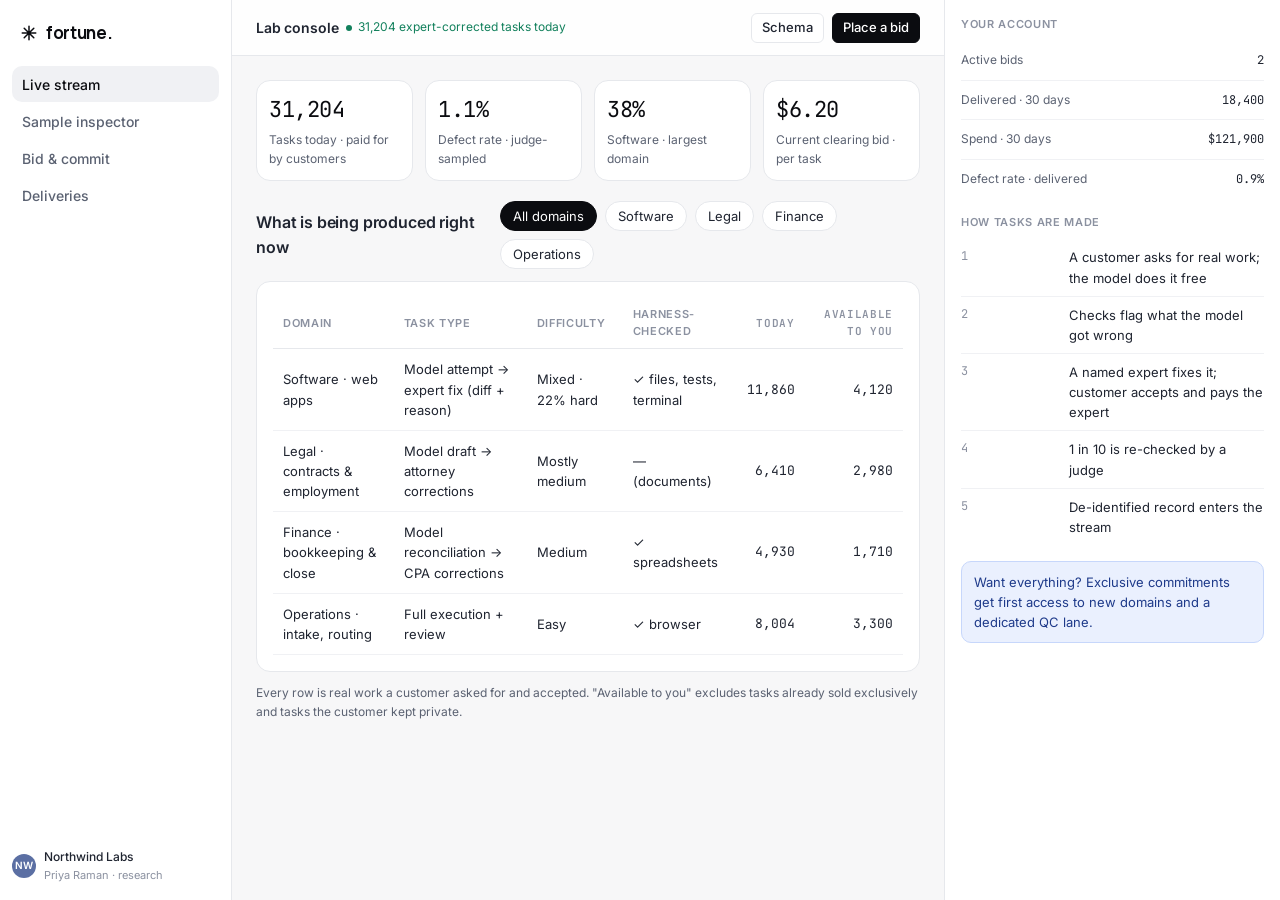
<file: v2/lab.html>
<!doctype html>
<html lang="en"><head><meta charset="utf-8"><meta name="viewport" content="width=device-width,initial-scale=1"><title>fortune. · Lab console</title>
<link rel="preconnect" href="https://fonts.googleapis.com"><link href="https://fonts.googleapis.com/css2?family=Inter:wght@400;500;600&family=JetBrains+Mono:wght@400;500&display=swap" rel="stylesheet"><link rel="stylesheet" href="fortune.css"></head>
<body>
<div class="shell has-panel" data-tabs>
  <aside class="rail">
    <a class="brand" href="index.html"><svg class="spark" viewBox="0 0 24 24" fill="none" stroke="currentColor" stroke-width="2" stroke-linecap="round"><path d="M12 3v18M3 12h18M5.6 5.6l12.8 12.8M18.4 5.6 5.6 18.4"/></svg>fortune.</a>
    <nav class="nav"><a href="#" class="tab" data-tab="stream" aria-current="page" style="border:0;height:36px">Live stream</a><a href="#" class="tab" data-tab="sample" style="border:0;height:36px">Sample inspector</a><a href="#" class="tab" data-tab="buy" style="border:0;height:36px">Bid &amp; commit</a><a href="#" class="tab" data-tab="deliv" style="border:0;height:36px">Deliveries</a></nav>
    <div class="rail-foot"><div class="row"><span class="avatar avatar-sm" style="background:#5B6FA3">NW</span><div class="col" style="gap:0"><span class="small" style="font-weight:500">Northwind Labs</span><span class="xs muted-3">Priya Raman · research</span></div></div></div>
  </aside>
  <main class="main">
    <div class="topbar"><div class="row"><h4>Lab console</h4><span class="live">31,204 expert-corrected tasks today</span></div><div class="row"><button class="btn btn-sm">Schema</button><button class="btn btn-sm btn-primary" data-tab="buy">Place a bid</button></div></div>
    <div class="page stack-5">
      <section data-tabpanel="stream">
        <div class="kpis" style="margin-bottom:20px"><div class="card card-tight kpi"><span class="v">31,204</span><span class="k">Tasks today · paid for by customers</span></div><div class="card card-tight kpi"><span class="v">1.1%</span><span class="k">Defect rate · judge-sampled</span></div><div class="card card-tight kpi"><span class="v">38%</span><span class="k">Software · largest domain</span></div><div class="card card-tight kpi"><span class="v">$6.20</span><span class="k">Current clearing bid · per task</span></div></div>
        <div class="section-title"><h3>What is being produced right now</h3><div class="row wrap"><button class="chip is-on">All domains</button><button class="chip">Software</button><button class="chip">Legal</button><button class="chip">Finance</button><button class="chip">Operations</button></div></div>
        <div class="card"><table class="table"><thead><tr><th>Domain</th><th>Task type</th><th>Difficulty</th><th>Harness-checked</th><th class="num">Today</th><th class="num">Available to you</th></tr></thead><tbody>
          <tr><td>Software · web apps</td><td>Model attempt → expert fix (diff + reason)</td><td>Mixed · 22% hard</td><td>✓ files, tests, terminal</td><td class="num">11,860</td><td class="num">4,120</td></tr>
          <tr><td>Legal · contracts &amp; employment</td><td>Model draft → attorney corrections</td><td>Mostly medium</td><td>— (documents)</td><td class="num">6,410</td><td class="num">2,980</td></tr>
          <tr><td>Finance · bookkeeping &amp; close</td><td>Model reconciliation → CPA corrections</td><td>Medium</td><td>✓ spreadsheets</td><td class="num">4,930</td><td class="num">1,710</td></tr>
          <tr><td>Operations · intake, routing</td><td>Full execution + review</td><td>Easy</td><td>✓ browser</td><td class="num">8,004</td><td class="num">3,300</td></tr>
        </tbody></table></div>
        <p class="small muted" style="margin-top:12px">Every row is real work a customer asked for and accepted. "Available to you" excludes tasks already sold exclusively and tasks the customer kept private.</p>
      </section>
      <section data-tabpanel="sample" hidden>
        <div class="row between wrap" style="margin-bottom:14px"><div><h3>Sample · F-20931 · legal · employment · medium</h3><div class="small muted">De-identified · accepted by the customer · judge-sampled and upheld</div></div><div class="row"><button class="btn btn-sm">Previous</button><button class="btn btn-sm">Next</button><button class="btn btn-sm btn-primary">Download JSONL</button></div></div>
        <div style="display:grid;grid-template-columns:minmax(0,1fr) minmax(0,1fr);gap:16px">
          <div class="col" style="gap:12px">
            <div class="card card-tight"><div class="label" style="margin-bottom:6px">Prompt (customer)</div><p class="small">Draft an employment agreement for a part-time designer in [STATE]. 20 hours a week, $45/hour, one-year term, remote.</p></div>
            <div class="card card-tight"><div class="label" style="margin-bottom:6px">Model attempt · claude-opus-5-5 · 41 s</div><p class="small muted">4-page agreement. Checks flagged 2 issues (classification, break language).</p></div>
            <div class="card card-tight"><div class="label" style="margin-bottom:6px">Harness checks</div><ul class="checks small"><li><span class="ok">✓</span><span>Inputs fully read · 1 of 1 file parsed</span></li><li><span class="ok">✓</span><span>Output rendered and opened by the customer</span></li><li><span class="ok">✓</span><span>No tool errors · no truncation</span></li></ul><p class="xs muted-3" style="margin-top:6px">So the expert's corrections are about the model's judgment, not a broken run.</p></div>
          </div>
          <div class="col" style="gap:12px">
            <div class="card card-tight"><div class="label" style="margin-bottom:6px">Expert correction · L2 attorney · 9 min 12 s · accepted</div>
              <div class="diff"><div class="d"><div class="t">§2 classification</div><div class="before">…classified as exempt…</div><div class="after">…non-exempt; overtime at 1.5× under Labor Code §510.</div><div class="why">Reason: salary threshold not met at $45/h part-time.</div></div><div class="d"><div class="t">§4 new clause</div><div class="before">—</div><div class="after">Meal and rest periods per Labor Code §512…</div><div class="why">Reason: required for non-exempt employees.</div></div><div class="d"><div class="t">§9 termination</div><div class="before">…thirty (30) days' notice.</div><div class="after">At will… wages at termination per §201–203.</div><div class="why">Reason: contradicts at-will language in §1.</div></div></div></div>
            <div class="card card-tight"><div class="label" style="margin-bottom:6px">Record shape</div><pre class="mono xs" style="margin:0;white-space:pre-wrap;color:var(--text-2)">{ id, domain, difficulty, prompt, files[], model:{name, output, checks[]}, harness:{inputs_read, tool_errors}, expert:{level, changes:[{section, before, after, reason}], minutes}, outcome:{accepted, judge:"upheld"}, rights:"standard|exclusive" }</pre></div>
          </div>
        </div>
      </section>
      <section data-tabpanel="buy" hidden>
        <div style="display:grid;grid-template-columns:minmax(0,1.2fr) minmax(0,1fr);gap:16px">
          <div class="card"><div class="card-head"><h3>Your bid</h3><span class="badge">Labs set the price · tasks go to the best bid</span></div>
            <div class="stack-4">
              <div class="field"><span class="label">Domains</span><div class="row wrap"><button class="chip is-on" data-toggle aria-pressed="true">Software · web apps</button><button class="chip is-on" data-toggle aria-pressed="true">Legal · contracts</button><button class="chip" data-toggle>Finance</button><button class="chip" data-toggle>Operations</button></div></div>
              <div class="field"><span class="label">Difficulty</span><div class="row wrap"><button class="chip" data-toggle>Easy</button><button class="chip is-on" data-toggle aria-pressed="true">Medium</button><button class="chip is-on" data-toggle aria-pressed="true">Hard</button></div></div>
              <div class="field"><span class="label">Task type</span><div class="row wrap"><button class="chip is-on" data-toggle aria-pressed="true">Expert corrections (diff + reason)</button><button class="chip" data-toggle>Preference pairs</button><button class="chip" data-toggle>Full trajectories with harness</button></div></div>
              <div style="display:grid;grid-template-columns:1fr 1fr 1fr;gap:12px"><div class="field"><span class="label">Bid per task</span><input class="input mono" value="$7.50"></div><div class="field"><span class="label">Tasks per week</span><input class="input mono" value="5,000"></div><div class="field"><span class="label">Rights</span><select class="select"><option>Standard · non-exclusive</option><option>Exclusive · 3×</option></select></div></div>
              <div class="field"><span class="label">Delivery format</span><div class="row wrap"><button class="chip is-on" data-toggle aria-pressed="true">JSONL (fortune schema)</button><button class="chip" data-toggle>Your schema · we map it</button><button class="chip" data-toggle>RL environment bundle</button></div></div>
              <div class="row"><button class="btn btn-primary btn-lg" data-toast="Bid placed · fills as tasks clear">Place bid · ~$37,500 / week</button><button class="btn btn-lg">Commit up front · 10% off</button></div>
            </div></div>
          <div class="col" style="gap:12px">
            <div class="card card-tight"><div class="label" style="margin-bottom:8px">Market right now</div><div class="list small"><div class="row between"><span>Clearing bid · medium</span><span class="mono">$6.20</span></div><div class="row between"><span>Clearing bid · hard</span><span class="mono">$14.80</span></div><div class="row between"><span>Exclusive premium</span><span class="mono">3×</span></div><div class="row between"><span>Your fill at $7.50</span><span class="mono">~5,000 / wk</span></div></div></div>
            <div class="card card-tight"><div class="label" style="margin-bottom:8px">Why this is cheaper</div><p class="small">Customers already paid the expert. You pay for the record, not the labour. Compute is the only cost between you and the task.</p></div>
            <div class="note">Rights and consent: only tasks where the customer and the expert kept training on are included. Private tasks never appear here.</div>
          </div>
        </div>
      </section>
      <section data-tabpanel="deliv" hidden>
        <div class="card"><div class="card-head"><h3>Deliveries</h3><span class="small muted">Last-mile QC runs before every delivery</span></div>
          <table class="table"><thead><tr><th>Batch</th><th>Domains</th><th class="num">Tasks</th><th>QC</th><th>Format</th><th>Status</th></tr></thead><tbody>
            <tr><td class="mono">B-0412</td><td>Software, legal</td><td class="num">5,000</td><td><span class="badge badge-mint">Defect 0.9% · judge sample 500</span></td><td>JSONL</td><td><span class="badge badge-mint">Delivered Tue</span></td></tr>
            <tr><td class="mono">B-0418</td><td>Software</td><td class="num">4,120</td><td><span class="badge badge-amber">QC running · 61%</span></td><td>Your schema</td><td><span class="badge">Thu</span></td></tr>
            <tr><td class="mono">B-0419</td><td>Legal</td><td class="num">2,980</td><td><span class="badge">Queued</span></td><td>JSONL</td><td><span class="badge">Fri</span></td></tr>
          </tbody></table></div>
      </section>
    </div>
  </main>
  <aside class="panel">
    <div><div class="label" style="margin-bottom:8px">Your account</div><div class="list small"><div class="row between"><span class="muted">Active bids</span><span>2</span></div><div class="row between"><span class="muted">Delivered · 30 days</span><span class="mono">18,400</span></div><div class="row between"><span class="muted">Spend · 30 days</span><span class="mono">$121,900</span></div><div class="row between"><span class="muted">Defect rate · delivered</span><span class="mono">0.9%</span></div></div></div>
    <div><div class="label" style="margin-bottom:8px">How tasks are made</div><div class="tl"><div><span class="w">1</span><span>A customer asks for real work; the model does it free</span></div><div><span class="w">2</span><span>Checks flag what the model got wrong</span></div><div><span class="w">3</span><span>A named expert fixes it; customer accepts and pays the expert</span></div><div><span class="w">4</span><span>1 in 10 is re-checked by a judge</span></div><div><span class="w">5</span><span>De-identified record enters the stream</span></div></div></div>
    <div class="note-blue note">Want everything? Exclusive commitments get first access to new domains and a dedicated QC lane.</div>
  </aside>
</div>
<script src="fortune.js"></script>
</body></html>
</file>
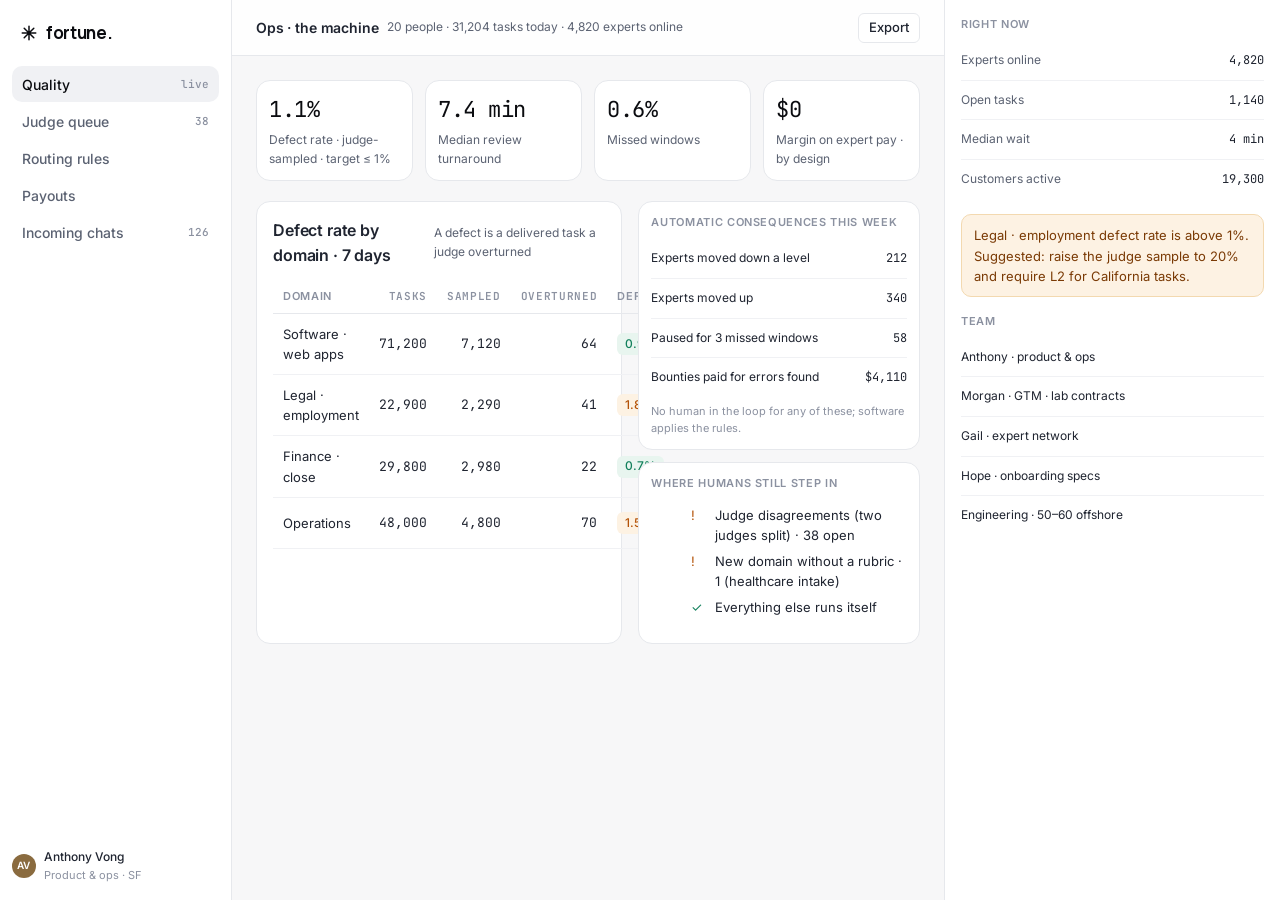
<file: v2/ops.html>
<!doctype html>
<html lang="en"><head><meta charset="utf-8"><meta name="viewport" content="width=device-width,initial-scale=1"><title>fortune. · Ops</title>
<link rel="preconnect" href="https://fonts.googleapis.com"><link href="https://fonts.googleapis.com/css2?family=Inter:wght@400;500;600&family=JetBrains+Mono:wght@400;500&display=swap" rel="stylesheet"><link rel="stylesheet" href="fortune.css"></head>
<body>
<div class="shell has-panel" data-tabs>
  <aside class="rail">
    <a class="brand" href="index.html"><svg class="spark" viewBox="0 0 24 24" fill="none" stroke="currentColor" stroke-width="2" stroke-linecap="round"><path d="M12 3v18M3 12h18M5.6 5.6l12.8 12.8M18.4 5.6 5.6 18.4"/></svg>fortune.</a>
    <nav class="nav"><a href="#" class="tab" data-tab="q" aria-current="page" style="border:0;height:36px">Quality <span class="cnt">live</span></a><a href="#" class="tab" data-tab="judge" style="border:0;height:36px">Judge queue <span class="cnt">38</span></a><a href="#" class="tab" data-tab="route" style="border:0;height:36px">Routing rules</a><a href="#" class="tab" data-tab="pay" style="border:0;height:36px">Payouts</a><a href="#" class="tab" data-tab="inc" style="border:0;height:36px">Incoming chats <span class="cnt">126</span></a></nav>
    <div class="rail-foot"><div class="row"><span class="avatar avatar-sm" style="background:#8A6B3F">AV</span><div class="col" style="gap:0"><span class="small" style="font-weight:500">Anthony Vong</span><span class="xs muted-3">Product &amp; ops · SF</span></div></div></div>
  </aside>
  <main class="main">
    <div class="topbar"><div class="row"><h4>Ops · the machine</h4><span class="small muted">20 people · 31,204 tasks today · 4,820 experts online</span></div><div class="row"><button class="btn btn-sm">Export</button></div></div>
    <div class="page stack-5">
      <section data-tabpanel="q">
        <div class="kpis" style="margin-bottom:20px"><div class="card card-tight kpi"><span class="v">1.1%</span><span class="k">Defect rate · judge-sampled · target ≤ 1%</span></div><div class="card card-tight kpi"><span class="v">7.4 min</span><span class="k">Median review turnaround</span></div><div class="card card-tight kpi"><span class="v">0.6%</span><span class="k">Missed windows</span></div><div class="card card-tight kpi"><span class="v">$0</span><span class="k">Margin on expert pay · by design</span></div></div>
        <div style="display:grid;grid-template-columns:minmax(0,1.3fr) minmax(0,1fr);gap:16px">
          <div class="card"><div class="card-head"><h3>Defect rate by domain · 7 days</h3><span class="small muted">A defect is a delivered task a judge overturned</span></div>
            <table class="table"><thead><tr><th>Domain</th><th class="num">Tasks</th><th class="num">Sampled</th><th class="num">Overturned</th><th>Defect</th><th>Action</th></tr></thead><tbody>
              <tr><td>Software · web apps</td><td class="num">71,200</td><td class="num">7,120</td><td class="num">64</td><td><span class="badge badge-mint">0.9%</span></td><td class="small muted">—</td></tr>
              <tr><td>Legal · employment</td><td class="num">22,900</td><td class="num">2,290</td><td class="num">41</td><td><span class="badge badge-amber">1.8%</span></td><td><button class="btn btn-sm">Raise sample to 20%</button></td></tr>
              <tr><td>Finance · close</td><td class="num">29,800</td><td class="num">2,980</td><td class="num">22</td><td><span class="badge badge-mint">0.7%</span></td><td class="small muted">—</td></tr>
              <tr><td>Operations</td><td class="num">48,000</td><td class="num">4,800</td><td class="num">70</td><td><span class="badge badge-amber">1.5%</span></td><td><button class="btn btn-sm">Tighten L1 routing</button></td></tr>
            </tbody></table></div>
          <div class="col" style="gap:12px">
            <div class="card card-tight"><div class="label" style="margin-bottom:8px">Automatic consequences this week</div><div class="list small"><div class="row between"><span>Experts moved down a level</span><span class="mono">212</span></div><div class="row between"><span>Experts moved up</span><span class="mono">340</span></div><div class="row between"><span>Paused for 3 missed windows</span><span class="mono">58</span></div><div class="row between"><span>Bounties paid for errors found</span><span class="mono">$4,110</span></div></div><p class="xs muted-3" style="margin-top:6px">No human in the loop for any of these; software applies the rules.</p></div>
            <div class="card card-tight"><div class="label" style="margin-bottom:8px">Where humans still step in</div><ul class="checks small"><li><span class="warn">!</span><span>Judge disagreements (two judges split) · 38 open</span></li><li><span class="warn">!</span><span>New domain without a rubric · 1 (healthcare intake)</span></li><li><span class="ok">✓</span><span>Everything else runs itself</span></li></ul></div>
          </div>
        </div>
      </section>
      <section data-tabpanel="judge" hidden>
        <div class="section-title"><h3>Judge queue · two judges disagreed, you decide</h3><span class="small muted">Judges are L2+ experts paid per check and per error found</span></div>
        <div class="col" style="gap:10px">
          <div class="task"><div><div class="t">Severance letter · NY · delivered by Jamal T. (L1)</div><div class="m">Judge A: upheld · Judge B: overturned (release language too broad) · customer accepted · $39</div></div><div class="row"><button class="btn btn-sm">Uphold</button><button class="btn btn-sm btn-danger">Overturn · refund + bounty</button></div></div>
          <div class="task"><div><div class="t">Stripe webhook fix · SaaS billing · delivered by Jordan C. (L2)</div><div class="m">Judge A: overturned (idempotency key missing) · Judge B: upheld · tests passed · $140</div></div><div class="row"><button class="btn btn-sm">Uphold</button><button class="btn btn-sm btn-danger">Overturn · refund + bounty</button></div></div>
          <div class="task"><div><div class="t">Month-end reconciliation · delivered by Mei L. (L2)</div><div class="m">Judge A: overturned (one unmatched entry) · Judge B: upheld (immaterial) · $85</div></div><div class="row"><button class="btn btn-sm">Uphold</button><button class="btn btn-sm btn-danger">Overturn · refund + bounty</button></div></div>
        </div>
        <p class="small muted" style="margin-top:14px">Your decision writes the rubric: the same pattern is auto-judged next time.</p>
      </section>
      <section data-tabpanel="route" hidden>
        <div class="card"><div class="card-head"><h3>Routing rules</h3><span class="small muted">The layers Shayan described: break work down, route by level, short windows</span></div>
          <table class="table"><thead><tr><th>Layer</th><th>Who</th><th>Window</th><th>Pay basis</th><th>On miss</th></tr></thead><tbody>
            <tr><td>Review · fix what's wrong</td><td>L2+ in domain · history-ranked</td><td class="mono">15 min</td><td>Expert's rate × task size</td><td>Next expert · reliability −1</td></tr>
            <tr><td>Full execution</td><td>L2+ · recent acceptance ≥ 95%</td><td class="mono">60 min</td><td>Expert's rate × scope</td><td>Next expert · reliability −1</td></tr>
            <tr><td>Simple sub-tasks (formatting, data entry, checks)</td><td>L1 · any region · $2–5/h builds reputation</td><td class="mono">10 min</td><td>Per task</td><td>Next · 3 misses = pause</td></tr>
            <tr><td>Judge check</td><td>L2+ not involved in the task</td><td class="mono">5 min</td><td>Per check + bounty per error</td><td>Reassign</td></tr>
          </tbody></table></div>
      </section>
      <section data-tabpanel="pay" hidden>
        <div class="kpis" style="margin-bottom:20px"><div class="card card-tight kpi"><span class="v">$212,400</span><span class="k">Paid to experts this week · 100% passed through</span></div><div class="card card-tight kpi"><span class="v">$0</span><span class="k">Platform margin on expert pay</span></div><div class="card card-tight kpi"><span class="v">$38,900</span><span class="k">Compute this week</span></div><div class="card card-tight kpi"><span class="v">$486,000</span><span class="k">Data revenue this week · 3 labs</span></div></div>
        <div class="card"><div class="card-head"><h3>Payouts</h3><span class="small muted">Weekly · Wise, Payoneer, bank · 1099 / W-8 collected before first payout</span></div><table class="table"><thead><tr><th>Batch</th><th class="num">Experts</th><th class="num">Amount</th><th>Status</th></tr></thead><tbody><tr><td class="mono">P-1042 · Fri</td><td class="num">4,120</td><td class="num">$212,400</td><td><span class="badge badge-amber">Scheduled</span></td></tr><tr><td class="mono">P-1041</td><td class="num">3,980</td><td class="num">$198,100</td><td><span class="badge badge-mint">Paid</span></td></tr></tbody></table></div>
      </section>
      <section data-tabpanel="inc" hidden>
        <div class="section-title"><h3>Incoming chats · everyone who started and where they stopped</h3><button class="btn btn-sm">Email all who stopped at the expert offer</button></div>
        <div class="card"><table class="table"><thead><tr><th>Who</th><th>Asked for</th><th>Stopped at</th><th>Last seen</th><th></th></tr></thead><tbody>
          <tr><td>gill@alvandilaw.com</td><td>Employment agreement</td><td><span class="badge badge-mint">Accepted · paid</span></td><td class="mono">11 min</td><td></td></tr>
          <tr><td>ned@nedpartners.com</td><td>Booking API bug</td><td><span class="badge badge-amber">Expert offer shown</span></td><td class="mono">2 h</td><td><button class="btn btn-sm" data-toast="Resume link sent">Email a resume link</button></td></tr>
          <tr><td>anonymous · 7f3a</td><td>Vendor contract review</td><td><span class="badge">Model draft</span></td><td class="mono">6 h</td><td><span class="small muted">no email yet</span></td></tr>
          <tr><td>priya@northwindlabs.ai</td><td>Lab: bid on software</td><td><span class="badge badge-amber">Bid form open</span></td><td class="mono">1 d</td><td><button class="btn btn-sm" data-toast="Marked contacted">Mark contacted</button></td></tr>
        </tbody></table></div>
      </section>
    </div>
  </main>
  <aside class="panel">
    <div><div class="label" style="margin-bottom:8px">Right now</div><div class="list small"><div class="row between"><span class="muted">Experts online</span><span class="mono">4,820</span></div><div class="row between"><span class="muted">Open tasks</span><span class="mono">1,140</span></div><div class="row between"><span class="muted">Median wait</span><span class="mono">4 min</span></div><div class="row between"><span class="muted">Customers active</span><span class="mono">19,300</span></div></div></div>
    <div class="note-amber note">Legal · employment defect rate is above 1%. Suggested: raise the judge sample to 20% and require L2 for California tasks.</div>
    <div><div class="label" style="margin-bottom:8px">Team</div><div class="list small"><div>Anthony · product &amp; ops</div><div>Morgan · GTM · lab contracts</div><div>Gail · expert network</div><div>Hope · onboarding specs</div><div>Engineering · 50–60 offshore</div></div></div>
  </aside>
</div>
<script src="fortune.js"></script>
</body></html>
</file>
<file: code/ph.css>
/* PowerHouse Code · design system · tokens lifted from "PowerHouse (Ex. Hammer).fig" (Branding + Grey + Primary styles) · Oct 20, 2026 */
:root{
  /* grey (Figma: Grey/50..900) */
  --g50:#F9FAFB;--g100:#F3F4F6;--g200:#E5E7EB;--g300:#D2D6DB;--g400:#9DA4AE;--g500:#6C737F;--g600:#4D5761;--g700:#384250;--g800:#1F2A37;--g900:#111927;
  /* branding */
  --ink:#060C18;          /* Cosmic Ink */
  --navy:#121F49;         /* Deep Blue */
  --navy-2:#1B2850;       /* Deep Navy */
  --abyss:#2A355B;        /* Royal Abyss */
  --sky:#F6FAFF;          /* Sky Whisper */
  --xanthous:#FCBE56;     /* Xanthous 1 */
  --honey:#FDBD56;
  --flame:#FC7E05;        /* Bright Flame */
  --orange:#FF6A00;       /* Atomic Orange */
  /* primary + semantic (Figma: Primary/*, Success/*, Warning/*, Error/*, Indigo/*, Purple/*) */
  --p50:#EFF4FF;--p100:#D1E0FF;--p500:#2970FF;--p600:#155EEF;--p700:#004EEB;
  --i50:#EEF4FF;--i100:#E0EAFF;--i600:#444CE7;--i700:#3538CD;
  --v50:#F4F3FF;--v600:#6938EF;
  --s50:#ECFDF3;--s100:#DCFAE6;--s500:#17B26A;--s700:#067647;
  --w50:#FFFAEB;--w500:#F79009;--w700:#B54708;
  --e50:#FEF3F2;--e500:#F04438;--e700:#B42318;
  --warm50:#FAFAF9;--warm100:#F5F5F4;
  /* roles */
  --bg:#FFFFFF;--bg-2:var(--g50);--surface:#FFFFFF;--line:var(--g200);--line-2:var(--g100);
  --text:var(--g900);--text-2:var(--g600);--text-3:var(--g500);--text-4:var(--g400);
  --font:'Inter',-apple-system,BlinkMacSystemFont,'Segoe UI',Roboto,sans-serif;--mono:'JetBrains Mono',ui-monospace,SFMono-Regular,Menlo,monospace;
  --r-1:6px;--r-2:8px;--r-3:12px;--r-4:16px;--r-pill:999px;
  --sh-xs:0 1px 2px rgba(16,24,40,.05);--sh-sm:0 1px 3px rgba(16,24,40,.1),0 1px 2px rgba(16,24,40,.06);--sh-md:0 4px 8px -2px rgba(16,24,40,.1),0 2px 4px -2px rgba(16,24,40,.06);--sh-lg:0 12px 16px -4px rgba(16,24,40,.08),0 4px 6px -2px rgba(16,24,40,.03);--sh-xl:0 20px 24px -4px rgba(16,24,40,.08),0 8px 8px -4px rgba(16,24,40,.03);
  --ring:0 0 0 4px var(--p100);
}
*{box-sizing:border-box}[hidden]{display:none!important}html{-webkit-text-size-adjust:100%}
body{margin:0;background:var(--bg);color:var(--text);font-family:var(--font);font-size:14px;line-height:1.5;-webkit-font-smoothing:antialiased}
h1,h2,h3,h4{margin:0;font-weight:600;letter-spacing:-.01em;color:var(--g900)}
h1{font-size:30px;line-height:1.25;letter-spacing:-.02em}h2{font-size:24px;line-height:1.3}h3{font-size:18px}h4{font-size:16px}
p{margin:0}a{color:inherit;text-decoration:none}button{font:inherit;color:inherit}
.mono{font-family:var(--mono);font-variant-numeric:tabular-nums}
.muted{color:var(--text-2)}.muted-3{color:var(--text-3)}.small{font-size:13px}.xs{font-size:12px}.xxs{font-size:11px}
.label{font-size:12px;font-weight:600;letter-spacing:.02em;color:var(--text-3)}
.sr{position:absolute;width:1px;height:1px;overflow:hidden;clip:rect(0 0 0 0)}
.row{display:flex;align-items:center;gap:8px}.col{display:flex;flex-direction:column;gap:8px}.between{justify-content:space-between}.wrap{flex-wrap:wrap}.grow{flex:1;min-width:0}.center{justify-content:center}
.stack-3>*+*{margin-top:12px}.stack-4>*+*{margin-top:16px}.stack-5>*+*{margin-top:24px}.stack-6>*+*{margin-top:32px}
.hr{height:1px;background:var(--line);border:0;margin:0}
/* buttons (Untitled-UI style, navy primary as in the PowerBot screens) */
.btn{display:inline-flex;align-items:center;justify-content:center;gap:8px;height:40px;padding:0 16px;border-radius:var(--r-2);border:1px solid var(--g300);background:#fff;color:var(--g700);font-weight:600;cursor:pointer;white-space:nowrap;box-shadow:var(--sh-xs);transition:background .14s,border-color .14s,color .14s,box-shadow .14s}
.btn:hover{background:var(--g50);color:var(--g800)}.btn:focus-visible{outline:0;box-shadow:var(--ring)}.btn:active{transform:translateY(.5px)}
.btn[disabled],.btn.is-disabled{opacity:.5;cursor:not-allowed;pointer-events:none}
.btn-primary{background:var(--navy);border-color:var(--navy);color:#fff}.btn-primary:hover{background:var(--navy-2);border-color:var(--navy-2);color:#fff}
.btn-blue{background:var(--p600);border-color:var(--p600);color:#fff}.btn-blue:hover{background:var(--p700);border-color:var(--p700);color:#fff}
.btn-ghost{background:transparent;border-color:transparent;box-shadow:none;color:var(--g600)}.btn-ghost:hover{background:var(--g100);border-color:transparent;color:var(--g800)}
.btn-link{background:none;border:0;box-shadow:none;padding:0;height:auto;color:var(--p600)}.btn-link:hover{background:none;text-decoration:underline;color:var(--p700)}
.btn-danger{color:var(--e700);border-color:#FDA29B}.btn-danger:hover{background:var(--e50)}
.btn-sm{height:34px;padding:0 12px;font-size:13px}.btn-xs{height:28px;padding:0 10px;font-size:12px;border-radius:var(--r-1)}.btn-lg{height:48px;padding:0 20px;font-size:16px;border-radius:10px}.btn-block{width:100%}
.btn .k{font-family:var(--mono);font-size:11px;opacity:.7;font-weight:500}
.icon-btn{width:36px;height:36px;padding:0;border-radius:var(--r-2);display:inline-flex;align-items:center;justify-content:center;border:1px solid transparent;background:transparent;color:var(--g500);cursor:pointer}.icon-btn:hover{background:var(--g100);color:var(--g800)}
.icon-btn svg,.btn svg,.nav svg{width:18px;height:18px;flex-shrink:0}
/* inputs */
.input,.textarea,.select{width:100%;font:inherit;color:var(--text);background:#fff;border:1px solid var(--g300);border-radius:var(--r-2);padding:0 12px;height:40px;outline:0;box-shadow:var(--sh-xs);transition:border-color .14s,box-shadow .14s}
.textarea{height:auto;min-height:96px;padding:10px 12px;resize:vertical;line-height:1.5}
.input:focus,.textarea:focus,.select:focus{border-color:var(--p500);box-shadow:var(--ring)}
.input::placeholder,.textarea::placeholder{color:var(--g500)}
.field{display:flex;flex-direction:column;gap:6px}.field>.label{color:var(--g700)}.hint{font-size:13px;color:var(--text-3)}
.switch{position:relative;width:36px;height:20px;border-radius:999px;background:var(--g200);border:0;cursor:pointer;flex-shrink:0;transition:background .14s}.switch::after{content:"";position:absolute;top:2px;left:2px;width:16px;height:16px;border-radius:999px;background:#fff;box-shadow:var(--sh-sm);transition:transform .14s}.switch[aria-checked="true"]{background:var(--p600)}.switch[aria-checked="true"]::after{transform:translateX(16px)}
/* chips, badges, avatars */
.chip{display:inline-flex;align-items:center;gap:6px;height:32px;padding:0 12px;border-radius:var(--r-pill);border:1px solid var(--g300);background:#fff;font-size:13px;font-weight:500;cursor:pointer;color:var(--g700);box-shadow:var(--sh-xs)}
.chip:hover{background:var(--g50);border-color:var(--g400)}.chip[aria-pressed="true"],.chip.is-on{background:var(--p50);border-color:var(--p600);color:var(--p700)}
.chip svg{width:14px;height:14px}
.badge{display:inline-flex;align-items:center;gap:6px;height:22px;padding:0 8px;border-radius:var(--r-pill);font-size:12px;font-weight:500;background:var(--g100);color:var(--g700);border:1px solid transparent}
.badge-blue{background:var(--p50);color:var(--p700)}.badge-indigo{background:var(--i50);color:var(--i700)}.badge-green{background:var(--s50);color:var(--s700)}.badge-amber{background:var(--w50);color:var(--w700)}.badge-red{background:var(--e50);color:var(--e700)}.badge-navy{background:var(--navy);color:#fff}.badge-purple{background:var(--v50);color:var(--v600)}.badge-gold{background:#FFF6E3;color:#8A5A00}
.badge-outline{background:#fff;border-color:var(--g300)}
.dot{width:6px;height:6px;border-radius:999px;background:currentColor;flex-shrink:0}
.avatar{width:32px;height:32px;border-radius:999px;background:var(--abyss);color:#fff;font-size:12px;font-weight:600;display:inline-flex;align-items:center;justify-content:center;flex-shrink:0;letter-spacing:.02em}
.avatar-lg{width:44px;height:44px;font-size:14px}.avatar-sm{width:24px;height:24px;font-size:10px}
.avatar.bot{background:var(--navy);border-radius:8px}.avatar.bot svg{width:16px;height:16px}
.avatar.a{background:var(--p600)}.avatar.b{background:var(--v600)}.avatar.c{background:var(--flame)}.avatar.kate{background:#C58A4A}
.live{display:inline-flex;align-items:center;gap:6px;font-size:12px;color:var(--s700)}.live::before{content:"";width:6px;height:6px;border-radius:999px;background:var(--s500);box-shadow:0 0 0 0 rgba(23,178,106,.5);animation:pulse 1.8s ease-out infinite}
@keyframes pulse{0%{box-shadow:0 0 0 0 rgba(23,178,106,.5)}100%{box-shadow:0 0 0 8px rgba(23,178,106,0)}}
/* cards */
.card{background:#fff;border:1px solid var(--line);border-radius:var(--r-3);padding:16px;box-shadow:var(--sh-xs)}.card-tight{padding:12px}.card-flat{box-shadow:none}
.card-head{display:flex;align-items:center;justify-content:space-between;gap:12px;margin-bottom:12px}
.card.is-selected{border-color:var(--i600);background:var(--v50);box-shadow:0 0 0 1px var(--i600) inset}
.kpi{display:flex;flex-direction:column;gap:4px}.kpi .v{font-size:24px;font-weight:600;letter-spacing:-.02em;color:var(--g900)}.kpi .k{font-size:13px;color:var(--text-2)}
.kpis{display:grid;grid-template-columns:repeat(auto-fit,minmax(150px,1fr));gap:12px}
.list{display:flex;flex-direction:column}.list>*{padding:10px 0;border-bottom:1px solid var(--line-2)}.list>*:last-child{border-bottom:0}
.table{width:100%;border-collapse:collapse;font-size:14px}.table th{text-align:left;font-size:12px;font-weight:600;color:var(--text-3);padding:10px 12px;border-bottom:1px solid var(--line);background:var(--g50)}.table td{padding:12px;border-bottom:1px solid var(--line-2);vertical-align:middle}.table tr:hover td{background:var(--g50)}.table .num{font-family:var(--mono);text-align:right;font-size:13px}
.table-wrap{border:1px solid var(--line);border-radius:var(--r-3);overflow:hidden;box-shadow:var(--sh-xs)}
.tabs{display:flex;gap:4px;border-bottom:1px solid var(--line)}.tab{height:40px;padding:0 12px;border:0;background:transparent;color:var(--text-2);font-weight:600;font-size:14px;cursor:pointer;border-bottom:2px solid transparent;margin-bottom:-1px}.tab[aria-selected="true"]{color:var(--p700);border-bottom-color:var(--p600)}
.seg{display:inline-flex;background:var(--g100);border-radius:var(--r-2);padding:3px;gap:2px}.seg button{height:30px;padding:0 12px;border:0;border-radius:6px;background:transparent;color:var(--text-2);font-weight:600;font-size:13px;cursor:pointer}.seg button[aria-selected="true"]{background:#fff;color:var(--g900);box-shadow:var(--sh-sm)}
.progress{height:8px;border-radius:999px;background:var(--g100);overflow:hidden}.progress>i{display:block;height:100%;background:var(--p600);border-radius:999px;transition:width .4s}.progress.green>i{background:var(--s500)}
.note{padding:10px 12px;border-radius:var(--r-2);background:var(--sky);border:1px solid #D1E0FF;color:var(--abyss);font-size:13px}
.note-green{background:var(--s50);border-color:#ABEFC6;color:var(--s700)}.note-amber{background:var(--w50);border-color:#FEDF89;color:var(--w700)}.note-red{background:var(--e50);border-color:#FECDCA;color:var(--e700)}
.toast{position:fixed;left:50%;bottom:24px;transform:translateX(-50%);background:var(--g900);color:#fff;padding:10px 14px;border-radius:var(--r-2);font-size:13px;box-shadow:var(--sh-xl);z-index:100;animation:toastIn .2s ease-out}
@keyframes toastIn{from{opacity:0;transform:translate(-50%,6px)}to{opacity:1;transform:translate(-50%,0)}}
.kbd{font-family:var(--mono);font-size:11px;padding:1px 6px;border:1px solid var(--g300);border-bottom-width:2px;border-radius:4px;background:#fff;color:var(--g600)}
/* ---------- app shell (Claude-style: sidebar + centered thread) ---------- */
.shell{display:grid;grid-template-columns:272px minmax(0,1fr);min-height:100vh;background:var(--bg)}
.shell.has-panel{grid-template-columns:272px minmax(0,1fr) 420px}
.side{position:sticky;top:0;height:100vh;display:flex;flex-direction:column;gap:12px;padding:14px 12px;background:var(--g50);border-right:1px solid var(--line)}
.brand{display:flex;align-items:center;gap:10px;padding:6px 8px;font-weight:700;font-size:16px;letter-spacing:-.01em;color:var(--g900)}
.brand .mark{width:28px;height:28px;border-radius:8px;background:var(--navy);display:inline-flex;align-items:center;justify-content:center;color:#fff}.brand .mark svg{width:16px;height:16px}
.brand .sub{font-weight:500;color:var(--text-3);font-size:13px;margin-left:2px}
.ws{display:flex;align-items:center;gap:8px;height:36px;padding:0 8px;border-radius:var(--r-2);font-weight:600;color:var(--g800);cursor:pointer}.ws:hover{background:var(--g100)}.ws .chev{margin-left:auto;color:var(--g400)}
.nav{display:flex;flex-direction:column;gap:2px}.nav a{display:flex;align-items:center;gap:10px;height:36px;padding:0 10px;border-radius:var(--r-2);color:var(--g700);font-weight:500;font-size:14px}.nav a:hover{background:var(--g100);color:var(--g900)}.nav a[aria-current="page"]{background:#fff;color:var(--g900);box-shadow:var(--sh-xs);border:1px solid var(--line)}
.nav .cnt{margin-left:auto;font-size:12px;color:var(--text-3)}
.nav-sec{font-size:12px;font-weight:600;color:var(--text-3);padding:10px 10px 4px}
.recent a{display:block;height:auto;padding:7px 10px;font-weight:500;font-size:13px;color:var(--g700);white-space:nowrap;overflow:hidden;text-overflow:ellipsis}
.side-foot{margin-top:auto;display:flex;flex-direction:column;gap:10px}
.main{min-width:0;display:flex;flex-direction:column;min-height:100vh}
.topbar{position:sticky;top:0;z-index:20;display:flex;align-items:center;justify-content:space-between;gap:12px;height:52px;padding:0 20px;background:rgba(255,255,255,.9);backdrop-filter:blur(8px);border-bottom:1px solid var(--line-2)}
.topbar h4{font-weight:600;font-size:14px;color:var(--g800)}
.page{width:100%;max-width:880px;margin:0 auto;padding:24px 24px 160px}
.page-wide{max-width:1180px}
/* greeting / composer (claude.ai layout) */
.hello{display:flex;flex-direction:column;align-items:center;text-align:center;gap:8px;padding:88px 0 28px}
.hello .spark{width:40px;height:40px;border-radius:12px;background:var(--navy);color:#fff;display:inline-flex;align-items:center;justify-content:center;margin-bottom:10px}.hello .spark svg{width:22px;height:22px}
.hello h1{font-size:30px;font-weight:600;letter-spacing:-.02em}
.hello p{color:var(--text-2);font-size:15px}
.composer{background:#fff;border:1px solid var(--g300);border-radius:var(--r-4);box-shadow:var(--sh-md);padding:12px 12px 10px;transition:border-color .14s,box-shadow .14s}
.composer:focus-within{border-color:var(--p500);box-shadow:var(--sh-md),var(--ring)}
.composer textarea{width:100%;border:0;outline:0;resize:none;font:inherit;font-size:15px;line-height:1.5;min-height:56px;color:var(--text);background:transparent;padding:4px 4px}
.composer textarea::placeholder{color:var(--g500)}
.composer .bar{display:flex;align-items:center;justify-content:space-between;gap:8px;margin-top:6px}
.composer .ctx{display:inline-flex;align-items:center;gap:6px;height:30px;padding:0 10px;border-radius:var(--r-pill);border:1px solid var(--g200);background:var(--g50);font-size:13px;font-weight:500;color:var(--g700);cursor:pointer}.composer .ctx:hover{background:var(--g100)}.composer .ctx svg{width:14px;height:14px;color:var(--g500)}
.send{width:36px;height:36px;border-radius:10px;border:0;background:var(--navy);color:#fff;display:inline-flex;align-items:center;justify-content:center;cursor:pointer}.send:hover{background:var(--navy-2)}.send svg{width:18px;height:18px}.send[disabled]{background:var(--g200);color:var(--g400)}
.sugg{display:flex;flex-wrap:wrap;gap:8px;justify-content:center;margin-top:16px}
.composer-dock{position:sticky;bottom:0;padding:12px 0 20px;background:linear-gradient(to bottom,rgba(255,255,255,0),#fff 28%)}
/* thread */
.thread{display:flex;flex-direction:column;gap:22px}
.msg{display:flex;gap:12px;align-items:flex-start}.msg .body{flex:1;min-width:0;display:flex;flex-direction:column;gap:10px}.msg .who{font-size:12px;color:var(--text-3);font-weight:500}
.msg.user{justify-content:flex-end}.msg.user .bubble{max-width:72%;background:var(--g100);border-radius:16px 16px 4px 16px;padding:10px 14px;font-size:15px;color:var(--g900)}
.msg p{font-size:15px;color:var(--g800)}
.steps{display:flex;flex-direction:column;gap:6px;font-size:13px;color:var(--g700)}.steps>div{display:flex;gap:10px;align-items:flex-start}.steps .w{font-family:var(--mono);font-size:12px;color:var(--text-3);width:44px;flex-shrink:0}.steps .ok{color:var(--s700)}.steps .bad{color:var(--e700)}.steps .warn{color:var(--w700)}
.runs{display:grid;grid-template-columns:repeat(3,minmax(0,1fr));gap:12px}
.run{background:#fff;border:1px solid var(--line);border-radius:var(--r-3);padding:12px;display:flex;flex-direction:column;gap:10px;box-shadow:var(--sh-xs);position:relative}
.run .head{display:flex;align-items:center;justify-content:space-between;gap:8px}.run .name{display:flex;align-items:center;gap:8px;font-weight:600}
.run .mini{font-size:12px;color:var(--text-2);display:flex;flex-direction:column;gap:4px}.run .mini>span{display:flex;gap:8px;align-items:center}
.run .mini .ok{color:var(--s700)}.run .mini .bad{color:var(--e700)}.run .mini .dim{color:var(--text-4)}
.run .stat{display:flex;gap:10px;font-family:var(--mono);font-size:12px;color:var(--text-2)}.run .stat .add{color:var(--s700)}.run .stat .del{color:var(--e700)}
.run.is-chosen{border-color:var(--i600);background:var(--v50);box-shadow:0 0 0 1px var(--i600) inset}
.run.is-out{opacity:.55}
.spin{width:14px;height:14px;border-radius:999px;border:2px solid var(--g200);border-top-color:var(--p600);animation:spin .8s linear infinite;flex-shrink:0}@keyframes spin{to{transform:rotate(360deg)}}
.diff{font-family:var(--mono);font-size:12.5px;line-height:1.6;background:#fff;border:1px solid var(--line);border-radius:var(--r-2);overflow:hidden}
.diff .file{display:flex;align-items:center;justify-content:space-between;padding:6px 12px;background:var(--g50);border-bottom:1px solid var(--line);color:var(--g700);font-weight:500}
.diff pre{margin:0;padding:8px 0;overflow:auto}.diff .l{display:block;padding:0 12px;white-space:pre}.diff .a{background:#EAFBF1;color:#0B5A3C}.diff .d{background:#FFF0EE;color:#8A2316}.diff .h{color:var(--text-3);background:var(--g50)}
.diff .l.e{background:#FFF8E6;outline:1px dashed #F9C74F;outline-offset:-1px}
.why{display:flex;flex-wrap:wrap;gap:8px;align-items:center}
.reveal{display:grid;grid-template-columns:repeat(3,minmax(0,1fr));gap:10px}.reveal>div{display:flex;align-items:center;gap:10px;padding:10px 12px;border:1px solid var(--line);border-radius:var(--r-2);background:#fff;font-size:13px}
.reveal .nm{font-weight:600;color:var(--g900)}.reveal .tag{margin-left:auto}
.record{display:flex;align-items:center;gap:10px;padding:10px 12px;border-radius:var(--r-2);background:var(--sky);border:1px solid #D1E0FF;font-size:13px;color:var(--abyss)}.record svg{width:16px;height:16px;color:var(--p600)}
/* right panel (artifact-like) */
.panel{position:sticky;top:0;height:100vh;overflow:auto;border-left:1px solid var(--line);background:#fff;display:flex;flex-direction:column}
.panel .phead{display:flex;align-items:center;justify-content:space-between;gap:8px;height:52px;padding:0 14px;border-bottom:1px solid var(--line-2);position:sticky;top:0;background:#fff;z-index:2}
.panel .pbody{padding:14px;display:flex;flex-direction:column;gap:12px}
/* leaderboard */
.bar-row{display:flex;align-items:center;gap:10px}.meter{flex:1;height:8px;border-radius:999px;background:var(--g100);overflow:hidden}.meter>i{display:block;height:100%;border-radius:999px}
/* ---------- marketing ---------- */
.nav-bar{position:sticky;top:0;z-index:30;background:rgba(255,255,255,.88);backdrop-filter:blur(8px);border-bottom:1px solid var(--line-2)}
.nav-in{max-width:1120px;margin:0 auto;padding:0 24px;height:64px;display:flex;align-items:center;justify-content:space-between;gap:16px}
.nav-links{display:flex;align-items:center;gap:22px;font-weight:500;color:var(--g700);font-size:14px}.nav-links a:hover{color:var(--g900)}
.hero{background:radial-gradient(1200px 500px at 50% -10%,var(--sky),#fff 70%);padding:92px 24px 64px;text-align:center;position:relative;overflow:hidden}
.hero-in{max-width:860px;margin:0 auto;display:flex;flex-direction:column;align-items:center;gap:20px}
.eyebrow{display:inline-flex;align-items:center;gap:8px;height:30px;padding:0 12px;border-radius:999px;border:1px solid var(--p100);background:var(--p50);color:var(--p700);font-size:13px;font-weight:600}
.hero h1{font-size:56px;line-height:1.05;letter-spacing:-.03em;font-weight:700;color:var(--g900)}.hero h1 .em{color:var(--p600)}
.hero .sub{font-size:18px;color:var(--text-2);max-width:640px;line-height:1.55}
.hero .ctas{display:flex;gap:10px;flex-wrap:wrap;justify-content:center}
.shot{max-width:1040px;margin:40px auto 0;border:1px solid var(--line);border-radius:16px;box-shadow:var(--sh-xl);overflow:hidden;background:#fff;text-align:left}
.section{padding:72px 24px}.section-in{max-width:1120px;margin:0 auto}
.section h2{font-size:34px;letter-spacing:-.02em;font-weight:700;margin-bottom:8px}.section .lead{font-size:17px;color:var(--text-2);max-width:620px}
.feat{display:grid;grid-template-columns:repeat(auto-fit,minmax(280px,1fr));gap:16px;margin-top:32px}
.feat>div{padding:22px;border:1px solid var(--line);border-radius:16px;background:#fff;box-shadow:var(--sh-xs)}
.feat .i{width:40px;height:40px;border-radius:10px;background:var(--p50);color:var(--p700);display:inline-flex;align-items:center;justify-content:center;margin-bottom:14px;font-weight:700}
.feat h3{font-size:17px;margin-bottom:6px}.feat p{color:var(--text-2);font-size:14.5px;line-height:1.55}
.band{background:var(--navy);color:#fff;padding:72px 24px}.band h2{color:#fff}.band .lead{color:#C7CFE6}.band .card{background:rgba(255,255,255,.06);border-color:rgba(255,255,255,.14);color:#fff;box-shadow:none}
.band .card h4{color:#fff}.band .card p{color:#C7CFE6}
.foot{border-top:1px solid var(--line);padding:32px 24px;color:var(--text-3);font-size:13px}.foot-in{max-width:1120px;margin:0 auto;display:flex;flex-direction:column;gap:14px}.foot a:hover{color:var(--g900)}
@media (max-width:1180px){.shell.has-panel{grid-template-columns:272px minmax(0,1fr)}.panel{display:none}}
@media (max-width:860px){.shell,.shell.has-panel{grid-template-columns:1fr}.side{display:none}.runs,.reveal{grid-template-columns:1fr}.hero h1{font-size:38px}.msg.user .bubble{max-width:92%}.page{padding:16px 16px 140px}}
@media (prefers-reduced-motion:reduce){*{animation:none!important;transition:none!important}}
</file>
<file: v2/fortune.css>
/* fortune. design system v2 · production tokens and components · Oct 16, 2026 */
@font-face{font-family:'Geist Pixel Line';src:url('./fonts/geist-pixel-line.woff2') format('woff2');font-weight:400;font-display:swap}
@font-face{font-family:'Manrope';src:url('./fonts/manrope-latin.woff2') format('woff2');font-weight:400 800;font-display:swap}
:root{
  --ink:#0B0C10;--text:#1F2430;--text-2:#5B6272;--text-3:#8B91A0;--line:#E6E8EC;--line-2:#F0F1F4;--bg:#F7F7F8;--surface:#FFFFFF;--surface-2:#FBFBFC;
  --gold:#B8862B;--gold-bg:#FBF4E6;--gold-line:#EAD5A8;--mint:#12805C;--mint-bg:#E8F5EF;--amber:#B45309;--amber-bg:#FDF2E3;--red:#C2410C;--red-bg:#FDECE6;--blue:#2563EB;--blue-bg:#EAF0FE;
  --d-bg:#0B0C10;--d-surface:#111216;--d-surface-2:#17181E;--d-line:#303035;--d-text:#F7F7F8;--d-text-2:#BCB7C3;--d-text-3:#8B8C94;--d-gold:#D9A567;
  --r-1:6px;--r-2:10px;--r-3:14px;--r-pill:999px;
  --s-1:4px;--s-2:8px;--s-3:12px;--s-4:16px;--s-5:24px;--s-6:32px;--s-7:48px;--s-8:64px;
  --font:'Inter',-apple-system,BlinkMacSystemFont,'Segoe UI',Roboto,sans-serif;--mono:'JetBrains Mono',ui-monospace,SFMono-Regular,Menlo,monospace;--display:'Manrope',var(--font);
  --shadow-1:0 1px 2px rgba(11,13,18,.06);--shadow-2:0 8px 24px -12px rgba(11,13,18,.18);--shadow-3:0 24px 64px -24px rgba(11,13,18,.35);
  --focus:0 0 0 3px rgba(184,134,43,.28);
}
*{box-sizing:border-box}[hidden]{display:none!important}html{-webkit-text-size-adjust:100%}
body{margin:0;background:var(--bg);color:var(--text);font-family:var(--font);font-size:14px;line-height:1.55;-webkit-font-smoothing:antialiased}
body[data-theme="dark"]{background:var(--d-bg);color:var(--d-text)}
h1,h2,h3,h4{margin:0;font-weight:600;letter-spacing:-.01em;color:inherit}
h1{font-size:28px;line-height:1.2;letter-spacing:-.02em}h2{font-size:20px;line-height:1.3}h3{font-size:16px}h4{font-size:14px}
p{margin:0}a{color:inherit;text-decoration:none}button{font:inherit;color:inherit}
.mono{font-family:var(--mono);font-variant-numeric:tabular-nums}
.muted{color:var(--text-2)}.muted-3{color:var(--text-3)}.small{font-size:12px}.xs{font-size:11px}
.label{font-size:11px;font-weight:600;letter-spacing:.06em;text-transform:uppercase;color:var(--text-3)}
.sr{position:absolute;width:1px;height:1px;overflow:hidden;clip:rect(0 0 0 0)}
.row{display:flex;align-items:center;gap:var(--s-2)}.col{display:flex;flex-direction:column;gap:var(--s-2)}.between{justify-content:space-between}.wrap{flex-wrap:wrap}.grow{flex:1;min-width:0}
.stack-3>*+*{margin-top:var(--s-3)}.stack-4>*+*{margin-top:var(--s-4)}.stack-5>*+*{margin-top:var(--s-5)}
.hr{height:1px;background:var(--line);border:0;margin:0}
/* buttons */
.btn{display:inline-flex;align-items:center;justify-content:center;gap:8px;height:36px;padding:0 14px;border-radius:var(--r-2);border:1px solid var(--line);background:var(--surface);color:var(--text);font-weight:500;cursor:pointer;white-space:nowrap;transition:background .14s,border-color .14s,color .14s,box-shadow .14s}
.btn:hover{background:var(--surface-2);border-color:#D4D8DF}.btn:focus-visible{outline:0;box-shadow:var(--focus)}.btn:active{transform:translateY(.5px)}
.btn[disabled],.btn.is-disabled{opacity:.5;cursor:not-allowed;pointer-events:none}
.btn-primary{background:var(--ink);border-color:var(--ink);color:#fff}.btn-primary:hover{background:#1F2430;border-color:#1F2430}
.btn-gold{background:var(--gold);border-color:var(--gold);color:#fff}.btn-gold:hover{background:#A2761F;border-color:#A2761F}
.btn-ghost{background:transparent;border-color:transparent}.btn-ghost:hover{background:var(--line-2);border-color:transparent}
.btn-danger{color:var(--red);border-color:#F3C9BA}.btn-danger:hover{background:var(--red-bg)}
.btn-sm{height:30px;padding:0 10px;font-size:13px;border-radius:var(--r-1)}.btn-lg{height:44px;padding:0 20px;font-size:15px;border-radius:12px}
.btn-block{width:100%}
.btn .k{font-family:var(--mono);font-size:12px;opacity:.75}
/* inputs */
.input,.textarea,.select{width:100%;font:inherit;color:var(--text);background:var(--surface);border:1px solid var(--line);border-radius:var(--r-2);padding:0 12px;height:38px;outline:0;transition:border-color .14s,box-shadow .14s}
.textarea{height:auto;min-height:88px;padding:10px 12px;resize:vertical;line-height:1.5}
.input:focus,.textarea:focus,.select:focus{border-color:var(--gold);box-shadow:var(--focus)}
.input::placeholder,.textarea::placeholder{color:var(--text-3)}
.field{display:flex;flex-direction:column;gap:6px}.field>.label{color:var(--text-2)}
.switch{position:relative;width:38px;height:22px;border-radius:999px;background:#D4D8DF;border:0;cursor:pointer;flex-shrink:0;transition:background .14s}.switch::after{content:"";position:absolute;top:3px;left:3px;width:16px;height:16px;border-radius:999px;background:#fff;box-shadow:var(--shadow-1);transition:transform .14s}.switch[aria-checked="true"]{background:var(--mint)}.switch[aria-checked="true"]::after{transform:translateX(16px)}
/* chips, badges, avatars */
.chip{display:inline-flex;align-items:center;gap:6px;height:30px;padding:0 12px;border-radius:var(--r-pill);border:1px solid var(--line);background:var(--surface);font-size:13px;cursor:pointer;color:var(--text)}
.chip:hover{border-color:#C9CED6}.chip[aria-pressed="true"],.chip.is-on{background:var(--ink);border-color:var(--ink);color:#fff}
.badge{display:inline-flex;align-items:center;gap:6px;height:22px;padding:0 8px;border-radius:var(--r-1);font-size:12px;font-weight:500;background:var(--line-2);color:var(--text-2)}
.badge-gold{background:var(--gold-bg);color:var(--gold)}.badge-mint{background:var(--mint-bg);color:var(--mint)}.badge-amber{background:var(--amber-bg);color:var(--amber)}.badge-red{background:var(--red-bg);color:var(--red)}.badge-blue{background:var(--blue-bg);color:var(--blue)}
.dot{width:6px;height:6px;border-radius:999px;background:currentColor;flex-shrink:0}
.avatar{width:32px;height:32px;border-radius:999px;background:#2E3A59;color:#fff;font-size:12px;font-weight:600;display:inline-flex;align-items:center;justify-content:center;flex-shrink:0;letter-spacing:.02em}
.avatar-lg{width:44px;height:44px;font-size:14px}.avatar-sm{width:24px;height:24px;font-size:10px}
.avatar.gold{background:var(--gold)}.avatar.mint{background:var(--mint)}.avatar.violet{background:#6E56CF}.avatar.slate{background:#4B5563}
.live{display:inline-flex;align-items:center;gap:6px;font-size:12px;color:var(--mint)}.live::before{content:"";width:6px;height:6px;border-radius:999px;background:var(--mint);box-shadow:0 0 0 0 rgba(18,128,92,.5);animation:pulse 1.8s ease-out infinite}
@keyframes pulse{0%{box-shadow:0 0 0 0 rgba(18,128,92,.5)}100%{box-shadow:0 0 0 8px rgba(18,128,92,0)}}
/* cards, panels */
.card{background:var(--surface);border:1px solid var(--line);border-radius:var(--r-3);padding:var(--s-4)}.card-tight{padding:var(--s-3)}.card-flat{box-shadow:none}
.card-head{display:flex;align-items:center;justify-content:space-between;gap:12px;margin-bottom:12px}
.kpi{display:flex;flex-direction:column;gap:4px}.kpi .v{font-family:var(--mono);font-size:22px;letter-spacing:-.02em;color:var(--ink)}.kpi .k{font-size:12px;color:var(--text-2)}
.kpis{display:grid;grid-template-columns:repeat(auto-fit,minmax(140px,1fr));gap:12px}
.list{display:flex;flex-direction:column}.list>*{padding:10px 0;border-bottom:1px solid var(--line-2)}.list>*:last-child{border-bottom:0}
.table{width:100%;border-collapse:collapse;font-size:13px}.table th{text-align:left;font-size:11px;font-weight:600;letter-spacing:.06em;text-transform:uppercase;color:var(--text-3);padding:8px 10px;border-bottom:1px solid var(--line)}.table td{padding:10px;border-bottom:1px solid var(--line-2);vertical-align:middle}.table tr:hover td{background:var(--surface-2)}.table .num{font-family:var(--mono);text-align:right}
.tabs{display:flex;gap:2px;border-bottom:1px solid var(--line)}.tab{height:38px;padding:0 12px;border:0;background:transparent;color:var(--text-2);font-weight:500;cursor:pointer;border-bottom:2px solid transparent;margin-bottom:-1px}.tab[aria-selected="true"]{color:var(--ink);border-bottom-color:var(--ink)}
.progress{height:6px;border-radius:999px;background:var(--line);overflow:hidden}.progress>i{display:block;height:100%;background:var(--gold);border-radius:999px;transition:width .4s}
.note{padding:10px 12px;border-radius:var(--r-2);background:var(--gold-bg);border:1px solid var(--gold-line);color:#6B4E12;font-size:13px}
.note-mint{background:var(--mint-bg);border-color:#BFE3D2;color:#0F5E44}.note-amber{background:var(--amber-bg);border-color:#F3D9B0;color:#7A3A05}.note-blue{background:var(--blue-bg);border-color:#C7D7FB;color:#1E3A8A}
.toast{position:fixed;left:50%;bottom:24px;transform:translateX(-50%);background:var(--ink);color:#fff;padding:10px 14px;border-radius:var(--r-2);font-size:13px;box-shadow:var(--shadow-3);z-index:100;animation:toastIn .2s ease-out}
@keyframes toastIn{from{opacity:0;transform:translate(-50%,6px)}to{opacity:1;transform:translate(-50%,0)}}
.kbd{font-family:var(--mono);font-size:11px;padding:1px 6px;border:1px solid var(--line);border-bottom-width:2px;border-radius:4px;background:var(--surface);color:var(--text-2)}
/* app shell */
.shell{display:grid;grid-template-columns:232px minmax(0,1fr);min-height:100vh}
.shell.has-panel{grid-template-columns:232px minmax(0,1fr) 336px}
.rail{position:sticky;top:0;height:100vh;display:flex;flex-direction:column;gap:var(--s-4);padding:var(--s-4) var(--s-3);background:var(--surface);border-right:1px solid var(--line)}
.brand{display:flex;align-items:center;gap:8px;padding:4px 8px;font-family:var(--display);font-weight:700;font-size:17px;letter-spacing:-.02em;color:var(--ink)}
.brand .spark{width:18px;height:18px;color:var(--ink)}
.nav{display:flex;flex-direction:column;gap:2px}.nav a{display:flex;align-items:center;gap:10px;height:36px;padding:0 10px;border-radius:var(--r-2);color:var(--text-2);font-weight:500}.nav a:hover{background:var(--line-2);color:var(--text)}.nav a[aria-current="page"]{background:var(--line-2);color:var(--ink)}
.nav .cnt{margin-left:auto;font-family:var(--mono);font-size:11px;color:var(--text-3)}
.rail-foot{margin-top:auto;display:flex;flex-direction:column;gap:8px}
.main{min-width:0;display:flex;flex-direction:column}
.topbar{position:sticky;top:0;z-index:20;display:flex;align-items:center;justify-content:space-between;gap:12px;height:56px;padding:0 var(--s-5);background:rgba(255,255,255,.85);backdrop-filter:blur(8px);border-bottom:1px solid var(--line)}
.page{padding:var(--s-5);max-width:1120px;width:100%;margin:0 auto}
.panel{position:sticky;top:0;height:100vh;overflow:auto;padding:var(--s-4);background:var(--surface);border-left:1px solid var(--line);display:flex;flex-direction:column;gap:var(--s-4)}
.section-title{display:flex;align-items:center;justify-content:space-between;margin-bottom:12px}
/* chat / thread */
.thread{display:flex;flex-direction:column;gap:18px;max-width:760px;width:100%;margin:0 auto;padding:24px 24px 140px}
.msg{display:grid;grid-template-columns:32px minmax(0,1fr);gap:12px;align-items:start;animation:fadeUp .25s ease-out}
.msg-user{grid-template-columns:minmax(0,1fr);justify-items:end}.msg-user .bubble{background:var(--ink);color:#fff;border-radius:16px 16px 4px 16px;padding:10px 14px;max-width:560px}
.msg .who{font-size:12px;color:var(--text-3);margin-bottom:4px}.msg .body{display:flex;flex-direction:column;gap:12px;min-width:0}
@keyframes fadeUp{from{opacity:0;transform:translateY(6px)}to{opacity:1;transform:none}}
.composer{position:sticky;bottom:0;padding:12px 24px 20px;background:linear-gradient(180deg,rgba(247,247,248,0),var(--bg) 30%)}
.composer-box{max-width:760px;margin:0 auto;background:var(--surface);border:1px solid var(--line);border-radius:14px;box-shadow:var(--shadow-2);padding:8px 8px 8px 14px;display:flex;align-items:center;gap:8px;transition:border-color .2s,box-shadow .2s}
.composer-box:focus-within{border-color:var(--gold);box-shadow:var(--focus),var(--shadow-2)}
.composer-box input{flex:1;min-width:0;border:0;outline:0;background:transparent;font:inherit;font-size:15px;height:36px;color:var(--text)}
.composer-hint{max-width:760px;margin:8px auto 0;font-size:12px;color:var(--text-3);text-align:center}
.doc{border:1px solid var(--line);border-radius:var(--r-2);background:var(--surface);overflow:hidden}
.doc-head{display:flex;align-items:center;justify-content:space-between;gap:10px;padding:10px 12px;background:var(--surface-2);border-bottom:1px solid var(--line);font-size:13px}
.doc-body{padding:14px;font-size:13.5px;line-height:1.6;color:var(--text)}.doc-body h4{font-size:13px;margin:12px 0 4px}.doc-body h4:first-child{margin-top:0}
.checks{display:flex;flex-direction:column;gap:6px;font-size:13px}.checks li{display:grid;grid-template-columns:16px minmax(0,1fr);gap:8px;align-items:start;list-style:none}.checks ul{margin:0;padding:0}
.ok{color:var(--mint)}.warn{color:var(--amber)}.bad{color:var(--red)}
/* expert offer */
.offer{border:1px solid var(--gold-line);background:linear-gradient(180deg,#FFFDF8,var(--gold-bg));border-radius:var(--r-3);padding:14px 16px;display:flex;flex-direction:column;gap:12px;box-shadow:var(--shadow-2)}
.offer .who{display:flex;align-items:center;gap:12px}.offer .who .n{font-weight:600;color:var(--ink)}.offer .who .m{font-size:12px;color:var(--text-2)}
.offer .say{font-size:14px;color:var(--text);line-height:1.55}
.offer .acts{display:flex;gap:8px;flex-wrap:wrap}
.offer .fine{font-size:12px;color:var(--text-3)}
.timer{display:inline-flex;align-items:center;gap:8px;font-family:var(--mono);font-size:12px;color:var(--text-2)}.timer b{font-weight:500;color:var(--ink)}
/* diff */
.diff{border:1px solid var(--line);border-radius:var(--r-2);overflow:hidden}.diff .d{display:grid;grid-template-columns:minmax(0,1fr) minmax(0,1fr);border-bottom:1px solid var(--line-2)}.diff .d:last-child{border-bottom:0}
.diff .before,.diff .after{padding:10px 12px;font-size:13px;line-height:1.55}.diff .before{background:#FFF5F2;color:#7A2E12;text-decoration:line-through;text-decoration-color:rgba(122,46,18,.4)}.diff .after{background:#F0FAF5;color:#0F5E44}
.diff .why{grid-column:1/-1;padding:8px 12px;font-size:12px;color:var(--text-2);background:var(--surface-2);border-top:1px solid var(--line-2)}
.diff .t{grid-column:1/-1;padding:8px 12px;font-size:12px;font-weight:600;color:var(--text-2);background:var(--surface-2);border-bottom:1px solid var(--line-2)}
/* timeline */
.tl{display:flex;flex-direction:column}.tl>div{display:grid;grid-template-columns:96px minmax(0,1fr);gap:12px;padding:8px 0;border-bottom:1px solid var(--line-2);font-size:13px}.tl>div:last-child{border-bottom:0}.tl .w{font-family:var(--mono);font-size:12px;color:var(--text-3)}
/* task feed */
.task{display:grid;grid-template-columns:minmax(0,1fr) auto;gap:14px;align-items:center;padding:14px 16px;border:1px solid var(--line);border-radius:var(--r-3);background:var(--surface);transition:border-color .14s,box-shadow .14s}
.task:hover{border-color:#C9CED6;box-shadow:var(--shadow-2)}.task .t{font-weight:500;color:var(--ink)}.task .m{font-size:12px;color:var(--text-2);margin-top:2px}.task .pay{font-family:var(--mono);font-size:16px;color:var(--ink);text-align:right}.task .pay small{display:block;font-family:var(--font);font-size:11px;color:var(--text-3)}
/* dark marketing */
.lp{background:var(--d-bg);color:var(--d-text);font-family:var(--font)}
.lp .nav-bar{position:sticky;top:0;z-index:30;display:flex;justify-content:center;padding:16px 20px 0}
.lp .nav-in{width:100%;max-width:1040px;display:flex;align-items:center;justify-content:space-between;gap:16px;height:52px;padding:0 10px 0 16px;border-radius:999px;background:rgba(16,17,20,.85);border:1px solid var(--d-line);backdrop-filter:blur(10px)}
.lp .brand{color:var(--d-text)}.lp .brand .spark{color:var(--d-text)}
.lp .btn{background:transparent;border-color:#48484D;color:#D0D0D3}.lp .btn:hover{border-color:#F7F7F8;color:#F7F7F8}.lp .btn-white{background:#fff;border-color:#fff;color:var(--ink)}.lp .btn-white:hover{background:#E9E9EC;border-color:#E9E9EC;color:var(--ink)}
.lp .hero{position:relative;overflow:hidden;padding:104px 20px 24px;text-align:center}
.lp .hero-in{position:relative;z-index:2;max-width:900px;margin:0 auto;display:flex;flex-direction:column;align-items:center;gap:24px}
.lp .eyebrow{display:inline-flex;align-items:center;gap:10px;font-size:13px}.lp .eyebrow::before{content:"";width:14px;height:1px;background:var(--d-gold)}
.lp h1.pixel{font-family:'Geist Pixel Line',var(--display);font-weight:400;font-size:clamp(44px,6vw,68px);line-height:1.08;letter-spacing:0}
.lp h1.pixel span{display:block;width:fit-content;margin:0 auto;animation:wipe .85s cubic-bezier(.16,1,.3,1) .1s both}.lp h1.pixel span+span{color:#D4D4D5;animation-delay:.24s}
@keyframes wipe{0%{clip-path:inset(0 100% 0 0);transform:translateX(-8px);opacity:.7}100%{clip-path:inset(0);transform:none;opacity:1}}
@keyframes enter{0%{opacity:0;transform:scale(.98)}100%{opacity:1;transform:scale(1)}}
.lp .sub{max-width:560px;font-size:17px;line-height:1.6;color:var(--d-text-2);animation:enter .6s ease-out .28s both}
.lp .prompt{width:100%;max-width:640px;display:flex;flex-direction:column;gap:14px;align-items:center;padding-top:6px;animation:enter .7s cubic-bezier(.16,1,.3,1) .4s both}
.lp .prompt-box{width:100%;display:flex;align-items:center;gap:8px;padding:8px 8px 8px 18px;border-radius:14px;border:1px solid #33343A;background:#111216;box-shadow:0 24px 60px -30px rgba(0,0,0,.8);transition:border-color .2s,box-shadow .2s}
.lp .prompt-box:focus-within{border-color:#777980;box-shadow:0 0 0 3px rgba(255,255,255,.027),0 12px 35px rgba(0,0,0,.157)}
.lp .prompt-box input{flex:1;min-width:0;height:40px;border:0;outline:0;background:transparent;color:var(--d-text);font-size:15px;font:inherit}
.lp .prompt-box .go{width:40px;height:40px;border-radius:10px;border:0;background:#fff;color:var(--ink);cursor:pointer;font-size:18px}
.lp .chips{display:flex;gap:8px;flex-wrap:wrap;justify-content:center}.lp .chips button{height:34px;padding:0 14px;border-radius:7px;border:1px solid #36373D;background:#111216;color:#D0D0D3;font-size:13px;cursor:pointer}.lp .chips button:hover{border-color:#8B8C94;color:#F7F7F8}
.lp .hero-art{position:absolute;z-index:1;pointer-events:none;left:50%;top:300px;transform:translateX(-50%);width:min(1150px,135vw);height:290px;opacity:.7}.lp .hero-art svg{width:100%;height:100%;overflow:visible}
.lp .pt,.lp .ptr{fill:none;stroke-linecap:square}.lp .pt{stroke:#383940;stroke-width:1.4;stroke-dasharray:.12 1.88;opacity:.35}.lp .ptr{stroke:var(--d-gold);stroke-width:2.3;stroke-dasharray:.3 19.7;opacity:.65;animation:travel 16s linear infinite}.lp .ptr.two{stroke:#E5E5E8;animation-delay:-8s;animation-direction:reverse;opacity:.45}
@keyframes travel{0%{stroke-dashoffset:100}100%{stroke-dashoffset:0}}
.lp .section{padding:48px 20px}.lp .wrap-in{max-width:1040px;margin:0 auto}
.lp .feat{display:grid;grid-template-columns:repeat(auto-fit,minmax(260px,1fr));gap:24px;padding-top:32px;border-top:1px solid #26272D}
.lp .feat .i{width:34px;height:34px;border-radius:8px;border:1px solid #3A3A40;background:#111216;display:flex;align-items:center;justify-content:center;color:var(--d-gold)}
.lp .feat h3{font-family:var(--display);font-size:17px;font-weight:600;margin:12px 0 8px;color:var(--d-text)}.lp .feat p{font-size:14px;line-height:1.6;color:var(--d-text-2)}
.lp .foot{padding:40px 20px 56px;border-top:1px solid #26272D}.lp .foot-in{max-width:1040px;margin:0 auto;display:flex;flex-direction:column;gap:22px;font-size:13px;color:var(--d-text-3)}
.lp .foot a{color:var(--d-text-3)}.lp .foot a:hover{color:var(--d-text)}
.lp .dcard{border:1px solid var(--d-line);background:var(--d-surface);border-radius:12px;padding:18px}
/* responsive */
@media (max-width:1180px){.shell.has-panel{grid-template-columns:232px minmax(0,1fr)}.panel{display:none}}
@media (max-width:820px){.shell,.shell.has-panel{grid-template-columns:minmax(0,1fr)}.rail{position:static;height:auto;flex-direction:row;align-items:center;overflow:auto;border-right:0;border-bottom:1px solid var(--line)}.nav{flex-direction:row}.rail-foot{display:none}.page{padding:16px}.thread{padding:16px 16px 140px}.composer{padding:12px 16px 16px}.diff .d{grid-template-columns:1fr}.kpis{grid-template-columns:repeat(2,1fr)}}
@media (prefers-reduced-motion:reduce){*{animation:none!important;transition:none!important}}
</file>
